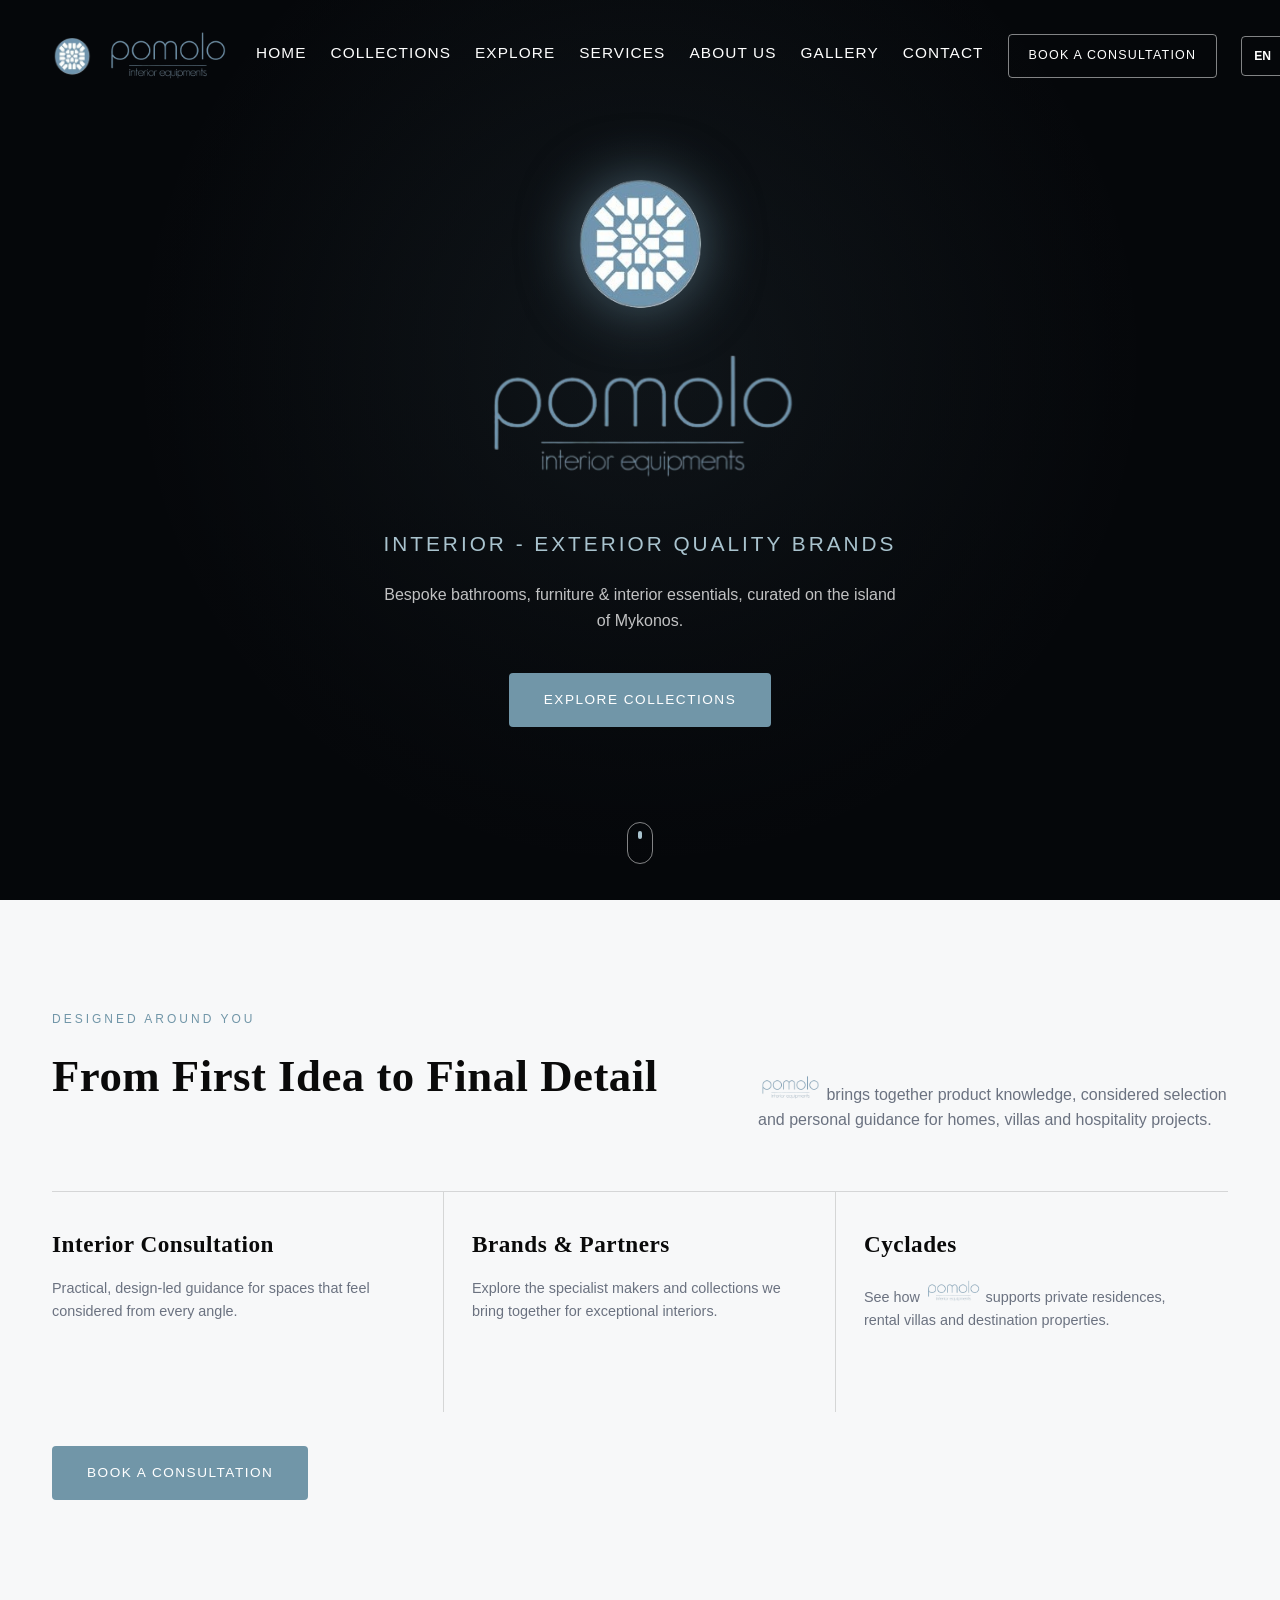
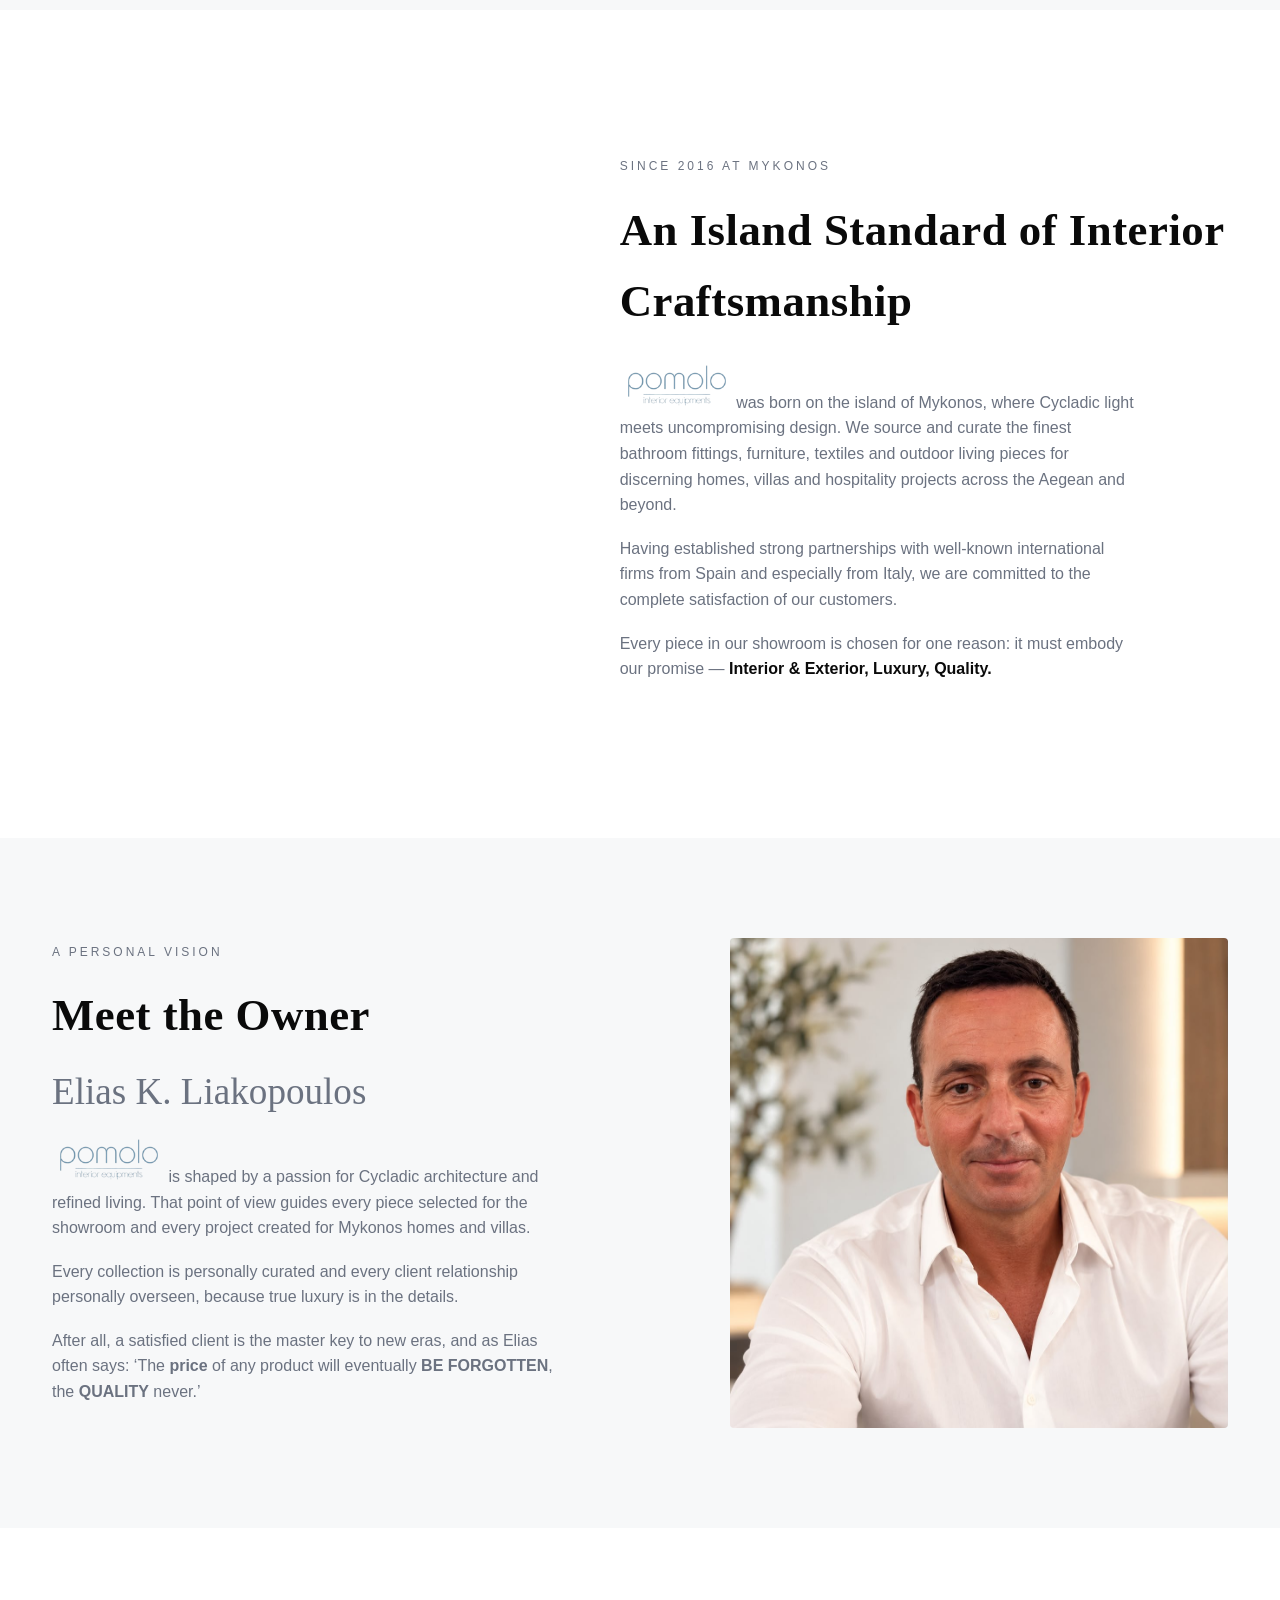
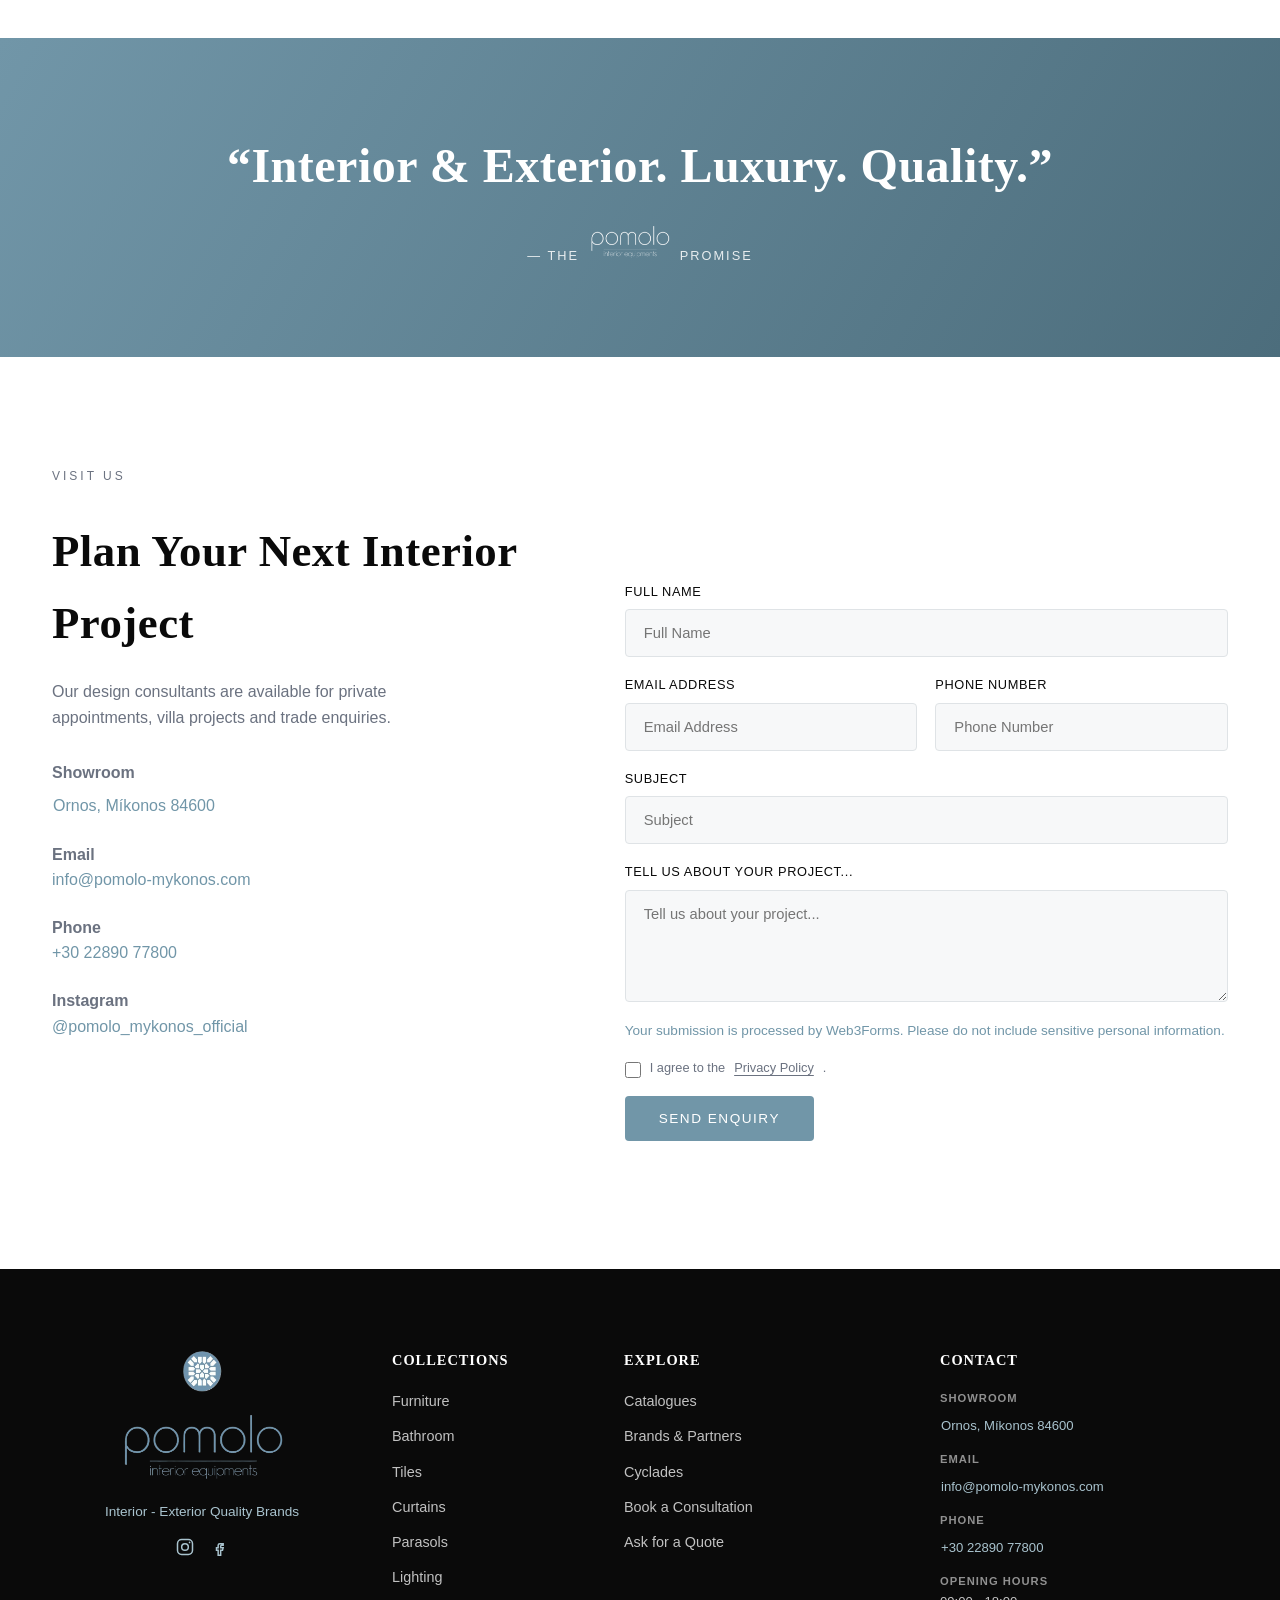
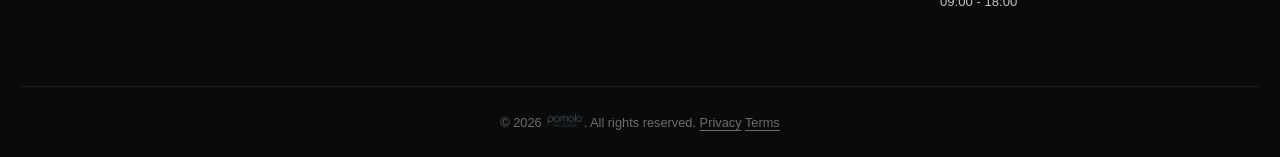
<file: index.html>
<!DOCTYPE html>
<html lang="en">
<head>
<meta charset="UTF-8">
<meta name="viewport" content="width=device-width, initial-scale=1.0">
<title>Pomolo Mykonos | Interior &amp; Exterior. Luxury. Quality.</title>
<meta name="description" content="Pomolo Mykonos — curated bathrooms, indoor & outdoor furniture, taps, tiles, fabrics, blinds, curtains and parasols for the finest homes.">
<meta name="robots" content="index, follow">
<meta name="theme-color" content="#0a0a0a">
<link rel="canonical" href="https://www.pomolo-mykonos.com/">

<!-- Open Graph / social sharing -->
<meta property="og:type" content="website">
<meta property="og:site_name" content="Pomolo Mykonos">
<meta property="og:title" content="Pomolo Mykonos | Interior &amp; Exterior. Luxury. Quality.">
<meta property="og:description" content="Curated bathrooms, indoor & outdoor furniture, taps, tiles, fabrics, blinds, curtains and parasols for the finest homes in Mykonos.">
<meta property="og:image" content="https://www.pomolo-mykonos.com/store_external_overview.jpg">
<meta property="og:image:alt" content="Pomolo Mykonos showroom exterior">
<meta property="og:image:type" content="image/jpeg">
<meta property="og:image:width" content="1262">
<meta property="og:image:height" content="964">
<meta property="og:url" content="https://www.pomolo-mykonos.com/">
<meta property="og:locale" content="en_GB">
<meta name="twitter:card" content="summary_large_image">
<meta name="twitter:title" content="Pomolo Mykonos | Interior &amp; Exterior. Luxury. Quality.">
<meta name="twitter:description" content="Curated bathrooms, indoor & outdoor furniture, taps, tiles, fabrics, blinds, curtains and parasols for the finest homes in Mykonos.">
<meta name="twitter:image" content="https://www.pomolo-mykonos.com/store_external_overview.jpg">
<meta name="twitter:image:alt" content="Pomolo Mykonos showroom exterior">

<!-- Security -->
<meta http-equiv="Content-Security-Policy" content="default-src 'self'; script-src 'self'; style-src 'self' 'unsafe-inline' https://fonts.googleapis.com; font-src https://fonts.gstatic.com; img-src 'self' data:; frame-src 'self' https://www.instagram.com; base-uri 'self'; form-action 'self' https://api.web3forms.com; object-src 'none'">
<meta name="referrer" content="strict-origin-when-cross-origin">

<link rel="preconnect" href="https://fonts.googleapis.com">
<link rel="preconnect" href="https://fonts.gstatic.com" crossorigin>
<link href="https://fonts.googleapis.com/css2?family=Cormorant+Garamond:wght@400;500;600;700&family=Poppins:wght@300;400;500;600&family=Righteous&display=swap" rel="stylesheet">
<link rel="stylesheet" href="styles.css?v=20261030b">
<link rel="icon" href="logo.png" type="image/png">
<link rel="apple-touch-icon" href="logo.png">
<link rel="manifest" href="site.webmanifest">

<script type="application/ld+json">
{
  "@context": "https://schema.org",
  "@type": "HomeGoodsStore",
  "name": "Pomolo Mykonos",
  "slogan": "Interior & Exterior. Luxury. Quality.",
  "image": "https://www.pomolo-mykonos.com/store_external_overview.jpg",
  "logo": "https://www.pomolo-mykonos.com/logo.png",
  "url": "https://www.pomolo-mykonos.com/",
  "email": "info@pomolo-mykonos.com",
  "telephone": "+30 22890 77800",
  "priceRange": "$$$",
  "openingHoursSpecification": { "@type": "OpeningHoursSpecification", "opens": "09:00", "closes": "18:00" },
  "geo": { "@type": "GeoCoordinates", "latitude": 37.4262301, "longitude": 25.3235811 },
  "address": {
    "@type": "PostalAddress",
    "streetAddress": "Ornos",
    "addressLocality": "Mykonos",
    "postalCode": "84600",
    "addressCountry": "GR"
  },
  "sameAs": ["https://www.instagram.com/pomolo_mykonos_official/"]
}
</script>
</head>
<body>
<a class="skip-link" href="#home">Skip to main content</a>

<!-- Preloader -->
<div id="preloader"><div class="loader-emblem"></div></div>

<!-- Header is rendered from script.js to keep navigation consistent across pages. -->
<header id="header" data-shared-header data-home="true"></header>

<!-- Hero -->
<section id="home" class="hero">
  <video class="hero-media" autoplay muted loop playsinline preload="auto" poster="store_external_overview_2.jpg" aria-hidden="true">
    <source src="Pomolo-Mykonos-57s-Hero-optimized.mp4" type="video/mp4">
  </video>
  <div class="hero-overlay"></div>
  <div class="container hero-content" data-aos>
    <img src="logo.png" alt="Pomolo emblem" class="hero-emblem">
    <img src="Pomolo_original-removebg.png" alt="Pomolo interior equipments" class="hero-logo">
    <p class="hero-tagline">Interior - Exterior Quality Brands</p>
    <p class="hero-sub">Bespoke bathrooms, furniture &amp; interior essentials, curated on the island of Mykonos.</p>
    <div class="hero-actions">
        <a href="catalogue.html" class="btn btn-primary">Explore Collections</a>
    </div>
  </div>
    <a href="#services" class="scroll-indicator" aria-label="Scroll down"><span></span></a>
</section>

<!-- Services -->
<section id="services" class="section services">
  <div class="container">
    <div class="services-heading">
      <div>
        <p class="eyebrow">Designed Around You</p>
        <h2>From First Idea to Final Detail</h2>
      </div>
      <p><img src="Pomolo_original-removebg.png" alt="Pomolo interior equipment" class="brand-inline"> brings together product knowledge, considered selection and personal guidance for homes, villas and hospitality projects.</p>
    </div>
    <div class="service-grid">
      <a href="consultation.html" class="service-item"><h3>Interior Consultation</h3><p>Practical, design-led guidance for spaces that feel considered from every angle.</p></a>
      <a href="brands.html" class="service-item"><h3>Brands &amp; Partners</h3><p>Explore the specialist makers and collections we bring together for exceptional interiors.</p></a>
      <a href="projects.html" class="service-item"><h3>Cyclades</h3><p>See how <img src="Pomolo_original-removebg.png" alt="Pomolo interior equipment" class="brand-inline"> supports private residences, rental villas and destination properties.</p></a>
    </div>
    <div class="services-actions">
      <a href="consultation.html" class="btn btn-primary">Book a Consultation</a>
    </div>
  </div>
</section>

<!-- About -->
<section id="about" class="section about">
  <div class="container about-grid">
    <div class="about-media">
      <video data-src="new_video_store.mp4" class="about-photo" preload="none" muted loop playsinline aria-label="Pomolo Mykonos showroom overview"></video>
      <video data-src="new_video_store_inside.mp4" class="about-photo" preload="none" muted loop playsinline aria-label="Inside the Pomolo Mykonos showroom"></video>
    </div>
    <div class="about-copy">
      <p class="eyebrow">Since 2016 at Mykonos</p>
      <h2>An Island Standard of Interior Craftsmanship</h2>
      <p><img src="Pomolo_original-removebg.png" alt="Pomolo interior equipment" class="brand-inline brand-inline-display"> was born on the island of Mykonos, where Cycladic light meets uncompromising design. We source and curate the finest bathroom fittings, furniture, textiles and outdoor living pieces for discerning homes, villas and hospitality projects across the Aegean and beyond.</p>
      <p>Having established strong partnerships with well-known international firms from Spain and especially from Italy, we are committed to the complete satisfaction of our customers.</p>
      <p>Every piece in our showroom is chosen for one reason: it must embody our promise — <strong>Interior &amp; Exterior, Luxury, Quality.</strong></p>
    </div>
  </div>

<!-- Owner -->
<div class="owner">
  <div class="container owner-grid">
    <div class="owner-copy">
      <p class="eyebrow">A Personal Vision</p>
      <h2>Meet the Owner</h2>
      <p class="owner-name">Elias K. Liakopoulos</p>
      <p><img src="Pomolo_original-removebg.png" alt="Pomolo interior equipment" class="brand-inline brand-inline-display"> is shaped by a passion for Cycladic architecture and refined living. That point of view guides every piece selected for the showroom and every project created for Mykonos homes and villas.</p>
      <p>Every collection is personally curated and every client relationship personally overseen, because true luxury is in the details.</p>
      <p>After all, a satisfied client is the master key to new eras, and as Elias often says: ‘The <strong style="font-weight: 800;">price</strong> of any product will eventually <strong style="font-weight: 800;">BE FORGOTTEN</strong>, the <strong style="font-weight: 800;">QUALITY</strong> never.’</p>
    </div>
    <div class="owner-media">
      <img src="owner.jpg?v=20260929c" alt="Pomolo Mykonos founder outside the showroom" class="owner-photo" loading="lazy" decoding="async">
    </div>
  </div>
</div>
</section>

<!-- Quote / tagline banner -->
<section class="section quote-banner">
  <div class="container">
    <blockquote>“Interior &amp; Exterior. Luxury. Quality.”</blockquote>
    <p>— The <img src="Pomolo_original-removebg.png" alt="Pomolo interior equipment" class="brand-inline brand-inline-display"> Promise</p>
  </div>
</section>

<!-- Contact -->
<section id="contact" class="section contact">
  <div class="container contact-grid">
    <div class="contact-info">
      <p class="eyebrow">Visit Us</p>
      <h2>Plan Your Next Interior Project</h2>
      <p>Our design consultants are available for private appointments, villa projects and trade enquiries.</p>
      <ul class="contact-list">
        <li><strong>Showroom</strong><br><a href="https://www.google.com/maps/place/Pomolo+Mykonos/@37.4262301,25.3210062,1004m/data=!3m2!1e3!4b1!4m6!3m5!1s0x14a2be5c880e42df:0x6e0a7d070bba3527!8m2!3d37.4262301!4d25.3235811!16s%2Fg%2F11g6rmvs_f?entry=ttu&amp;g_ep=EgoyMDI2MDgyNi4wIKXMDSoASAFQAw%3D%3D" target="_blank" rel="noopener noreferrer" class="address-link">Ornos, Míkonos 84600</a></li>
        <li><strong>Email</strong><br><a href="mailto:info@pomolo-mykonos.com">info@pomolo-mykonos.com</a></li>
        <li><strong>Phone</strong><br><a href="tel:+302289077800">+30 22890 77800</a></li>
        <li><strong>Instagram</strong><br><a href="https://www.instagram.com/pomolo_mykonos_official/" target="_blank" rel="noopener noreferrer">@pomolo_mykonos_official</a></li>
      </ul>
    </div>
    <form class="contact-form" action="https://api.web3forms.com/submit" method="POST">
      <input type="hidden" name="access_key" value="dacf6596-560c-473f-a9a3-4eb380da1886">
      <input type="hidden" name="from_name" value="Pomolo website enquiry">
      <input type="hidden" name="redirect" value="https://startup-ground-zero.github.io/pomolo/thank-you.html">
      <div class="form-field"><label class="form-label" for="contact-name">Full Name</label><input id="contact-name" type="text" name="name" placeholder="Full Name" autocomplete="name" maxlength="100" required></div>
      <div class="form-row">
        <div class="form-field"><label class="form-label" for="contact-email">Email Address</label><input id="contact-email" type="email" name="email" placeholder="Email Address" autocomplete="email" maxlength="150" pattern="[^\s@]+@[^\s@]+\.[^\s@]+" title="Enter an email address with a domain, such as name@example.com." required></div>
        <div class="form-field"><label class="form-label" for="contact-phone">Phone Number</label><input id="contact-phone" type="tel" name="phone" placeholder="Phone Number" autocomplete="tel" maxlength="30"></div>
      </div>
      <div class="form-field"><label class="form-label" for="contact-subject">Subject</label><input id="contact-subject" type="text" name="subject" placeholder="Subject" autocomplete="off" maxlength="150" required></div>
      <div class="form-field"><label class="form-label" for="contact-message">Tell us about your project...</label><textarea id="contact-message" name="message" rows="5" placeholder="Tell us about your project..." maxlength="2000" required></textarea></div>
      <!-- Honeypot: hidden from real users, bots tend to tick every box -->
      <input type="checkbox" name="botcheck" class="hp-field" tabindex="-1" autocomplete="off" aria-hidden="true">
      <p class="form-note">Your submission is processed by Web3Forms. Please do not include sensitive personal information.</p>
      <label class="consent-field"><input type="checkbox" name="privacy-consent" required> I agree to the <a href="privacy.html">Privacy Policy</a>.</label>
      <button type="submit" class="btn btn-primary">Send Enquiry</button>
      <p class="form-note" id="form-note" role="status" aria-live="polite"></p>
    </form>
  </div>
</section>

<!-- Footer -->
<footer class="footer shared-footer"></footer>

<button id="back-to-top" aria-label="Back to top">↑</button>

<script src="script.js?v=20261110d" defer></script>
</body>
</html>
</file>
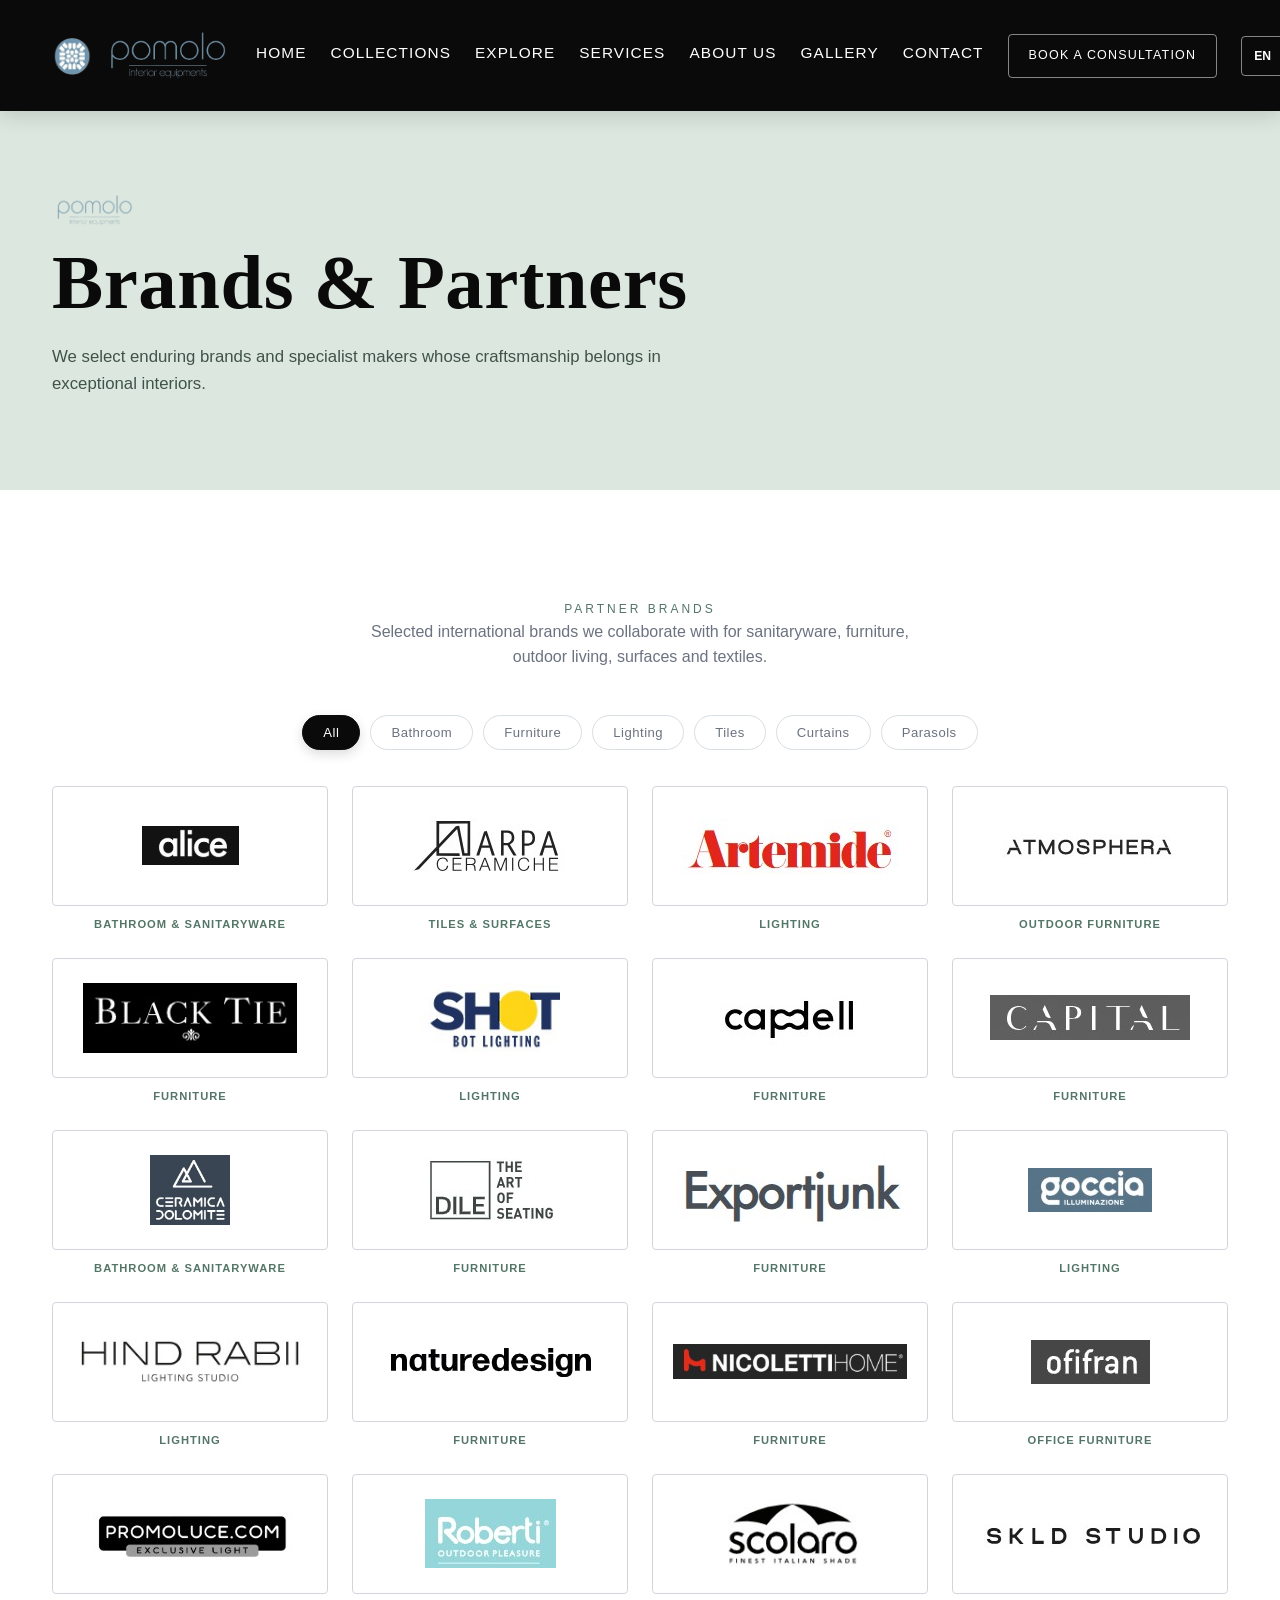
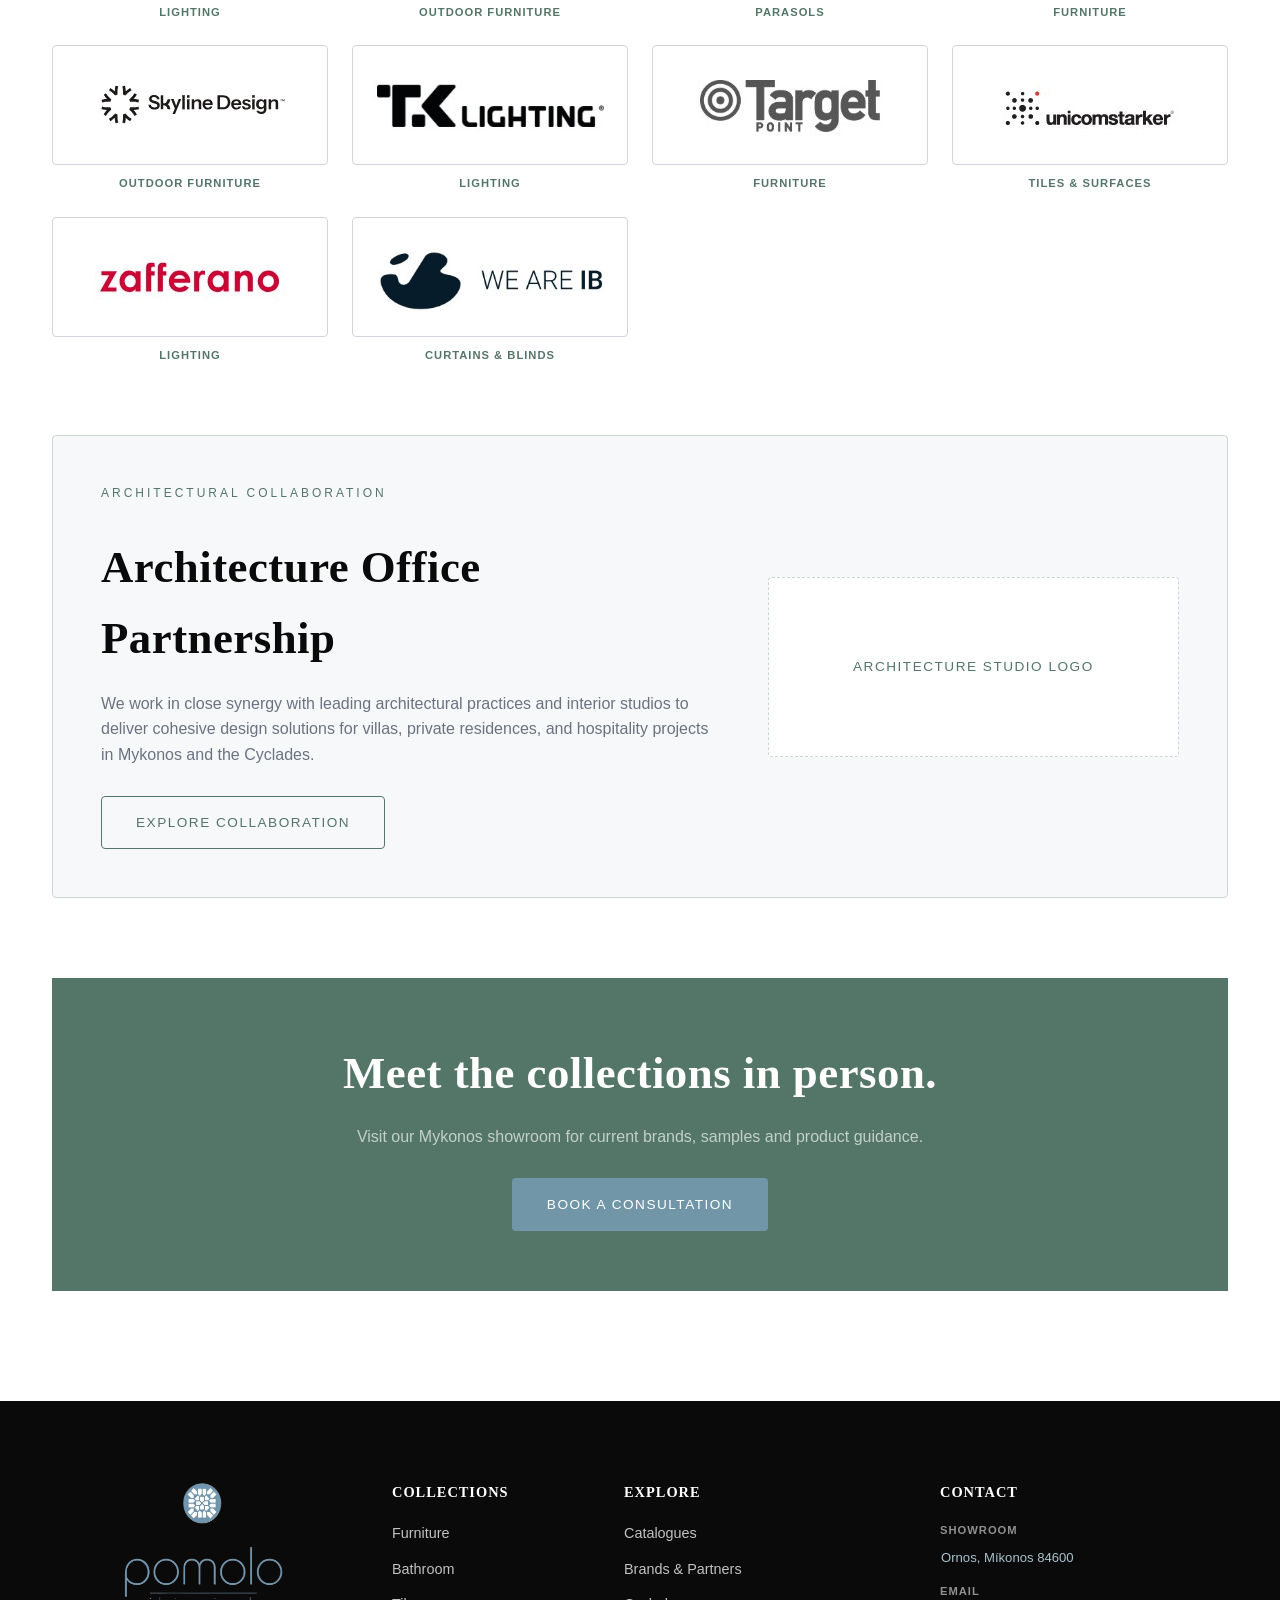
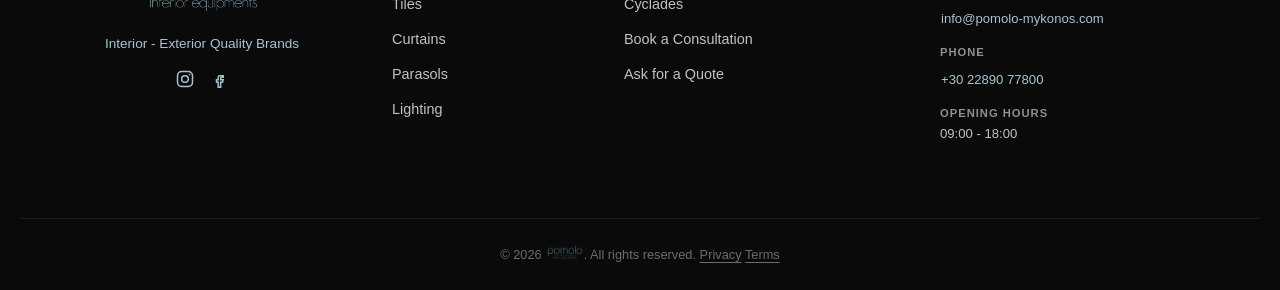
<file: brands.html>
<!DOCTYPE html>
<html lang="en">
<head>
<meta charset="UTF-8">
<meta name="viewport" content="width=device-width, initial-scale=1.0">
<title>Brands &amp; Partners | Pomolo Mykonos</title>
<meta name="description" content="Discover the design-led collections and partner brands curated by Pomolo Mykonos.">
<meta name="robots" content="index, follow"><link rel="canonical" href="https://www.pomolo-mykonos.com/brands.html">
<meta http-equiv="Content-Security-Policy" content="default-src 'self'; script-src 'self'; style-src 'self' 'unsafe-inline' https://fonts.googleapis.com; font-src 'self' https://fonts.gstatic.com; img-src 'self' data:; frame-src 'self' https://www.instagram.com; base-uri 'self'; form-action 'self'; object-src 'none'">
<meta property="og:type" content="website"><meta property="og:site_name" content="Pomolo Mykonos"><meta property="og:title" content="Brands &amp; Partners | Pomolo Mykonos"><meta property="og:description" content="Discover the design-led collections and partner brands curated by Pomolo Mykonos."><meta property="og:url" content="https://www.pomolo-mykonos.com/brands.html"><meta property="og:image" content="https://www.pomolo-mykonos.com/store_external_overview.jpg"><meta property="og:image:alt" content="Pomolo Mykonos showroom exterior"><meta name="twitter:image" content="https://www.pomolo-mykonos.com/store_external_overview.jpg"><meta name="twitter:image:alt" content="Pomolo Mykonos showroom exterior"><meta name="twitter:card" content="summary_large_image">
<meta name="theme-color" content="#0a0a0a">
<link rel="preconnect" href="https://fonts.googleapis.com"><link rel="preconnect" href="https://fonts.gstatic.com" crossorigin>
<link href="https://fonts.googleapis.com/css2?family=Cormorant+Garamond:wght@400;500;600;700&family=Poppins:wght@300;400;500;600&family=Righteous&display=swap" rel="stylesheet">
  <link rel="stylesheet" href="styles.css?v=20261030b"><link rel="icon" href="logo.png" type="image/png"><link rel="apple-touch-icon" href="logo.png"><link rel="manifest" href="site.webmanifest">
</head>
<body class="content-page brands-page">
<div id="preloader"><div class="loader-emblem"></div></div>
<header id="header" class="scrolled" data-shared-header></header>
<main>
  <section class="page-hero"><div class="container"><p class="eyebrow"><img src="Pomolo_original-removebg.png" alt="Pomolo interior equipment" class="brand-inline"></p><h1>Brands &amp; Partners</h1><p>We select enduring brands and specialist makers whose craftsmanship belongs in exceptional interiors.</p></div></section>
  <section class="section"><div class="container">
    <div class="brand-partner-block">
      <div class="section-intro text-center">
        <p class="eyebrow">Partner Brands</p>
        <p>Selected international brands we collaborate with for sanitaryware, furniture, outdoor living, surfaces and textiles.</p>
      </div>
      <div class="category-filter-tabs brand-filter-tabs" aria-label="Filter brands by category">
        <button type="button" class="category-tab-btn active" data-filter="all">All</button>
        <button type="button" class="category-tab-btn" data-filter="bathroom">Bathroom</button>
        <button type="button" class="category-tab-btn" data-filter="furniture">Furniture</button>
        <button type="button" class="category-tab-btn" data-filter="lighting">Lighting</button>
        <button type="button" class="category-tab-btn" data-filter="tiles">Tiles</button>
        <button type="button" class="category-tab-btn" data-filter="curtains">Curtains</button>
        <button type="button" class="category-tab-btn" data-filter="parasols">Parasols</button>
      </div>
      <div class="brand-logo-grid">
        <a class="brand-entry" data-category="bathroom" href="https://www.aliceceramica.com/en/furniture-2/" target="_blank" rel="noopener noreferrer"><div class="brand-logo-item"><img src="1.alice.jpg" alt="Alice Ceramica logo" loading="lazy"></div><p>Bathroom &amp; Sanitaryware</p></a>
        <a class="brand-entry" data-category="tiles" href="https://www.arpaceramiche.it/" target="_blank" rel="noopener noreferrer"><div class="brand-logo-item"><img src="2.Arpa.jpg" alt="Arpa Ceramiche logo" loading="lazy"></div><p>Tiles &amp; Surfaces</p></a>
        <a class="brand-entry" data-category="lighting" href="https://www.artemide.com/" target="_blank" rel="noopener noreferrer"><div class="brand-logo-item"><img src="3.artemide.jpg" alt="Artemide logo" loading="lazy"></div><p>Lighting</p></a>
        <a class="brand-entry" data-category="furniture" href="https://atmospheraitaly.com/" target="_blank" rel="noopener noreferrer"><div class="brand-logo-item"><img src="atmosphera_italy.jpg" alt="Atmosphera Italy logo" loading="lazy"></div><p>Outdoor Furniture</p></a>
        <a class="brand-entry" data-category="furniture" href="https://www.blacktiehomedecor.it/" target="_blank" rel="noopener noreferrer"><div class="brand-logo-item"><img src="black_tie.jpg" alt="Black Tie Furniture logo" loading="lazy"></div><p>Furniture</p></a>
        <a class="brand-entry" data-category="lighting" href="https://www.botlighting.it/" target="_blank" rel="noopener noreferrer"><div class="brand-logo-item"><img src="4.bot.jpg" alt="Bot Lighting logo" loading="lazy"></div><p>Lighting</p></a>
        <a class="brand-entry" data-category="furniture" href="https://capdell.com/" target="_blank" rel="noopener noreferrer"><div class="brand-logo-item"><img src="capdell.jpg" alt="CAPDELL Furniture logo" loading="lazy"></div><p>Furniture</p></a>
        <a class="brand-entry" data-category="furniture" href="https://www.capitalcollection.it/" target="_blank" rel="noopener noreferrer"><div class="brand-logo-item"><img src="capital_collection.jpg" alt="Capital Furniture logo" loading="lazy"></div><p>Furniture</p></a>
        <a class="brand-entry" data-category="bathroom" href="https://www.ceramicadolomite.it/" target="_blank" rel="noopener noreferrer"><div class="brand-logo-item"><img src="5.ceramica_dolomite.jpg" alt="Ceramica Dolomite logo" loading="lazy"></div><p>Bathroom &amp; Sanitaryware</p></a>
        <a class="brand-entry" data-category="furniture" href="https://dileoffice.com/en/the-art-of-seating/" target="_blank" rel="noopener noreferrer"><div class="brand-logo-item"><img src="DILE.jpg" alt="DILE Furniture logo" loading="lazy"></div><p>Furniture</p></a>
        <a class="brand-entry" data-category="furniture" href="https://exportjunk.com/" target="_blank" rel="noopener noreferrer"><div class="brand-logo-item"><img src="exportjunk.jpg" alt="Exportjunk Furniture logo" loading="lazy"></div><p>Furniture</p></a>
        <a class="brand-entry" data-category="lighting" href="https://www.goccia.it/en/home" target="_blank" rel="noopener noreferrer"><div class="brand-logo-item"><img src="6.goccia.jpg" alt="Goccia logo" loading="lazy"></div><p>Lighting</p></a>
        <a class="brand-entry" data-category="lighting" href="https://www.hindrabii.eu/en/" target="_blank" rel="noopener noreferrer"><div class="brand-logo-item"><img src="7.HINT.jpg" alt="Hind Rabii logo" loading="lazy"></div><p>Lighting</p></a>
        <a class="brand-entry" data-category="furniture" href="https://naturedesign.com/" target="_blank" rel="noopener noreferrer"><div class="brand-logo-item"><img src="nature_desing_new.png" alt="Nature Design logo" loading="lazy"></div><p>Furniture</p></a>
        <a class="brand-entry" data-category="furniture" href="https://www.nicolettihome.com/" target="_blank" rel="noopener noreferrer"><div class="brand-logo-item"><img src="nicoletti.jpg" alt="Nicoletti Home Furniture logo" loading="lazy"></div><p>Furniture</p></a>
        <a class="brand-entry" data-category="furniture" href="https://www.ofifran.com/" target="_blank" rel="noopener noreferrer"><div class="brand-logo-item"><img src="offifran.jpg" alt="Ofifran Office Furniture logo" loading="lazy"></div><p>Office Furniture</p></a>
        <a class="brand-entry" data-category="lighting" href="https://www.promoluce.com/" target="_blank" rel="noopener noreferrer"><div class="brand-logo-item"><img src="8.promoluce.jpg" alt="Promoluce logo" loading="lazy"></div><p>Lighting</p></a>
        <a class="brand-entry" data-category="furniture" href="https://www.robertioutdoor.com/" target="_blank" rel="noopener noreferrer"><div class="brand-logo-item"><img src="roberti.jpg" alt="Roberti Outdoor Pleasure logo" loading="lazy"></div><p>Outdoor Furniture</p></a>
        <a class="brand-entry" data-category="parasols" href="https://www.scolaro-parasol.it/gb/" target="_blank" rel="noopener noreferrer"><div class="brand-logo-item"><img src="scolaro.jpg" alt="Scolaro Parasols logo" loading="lazy"></div><p>Parasols</p></a>
        <a class="brand-entry" data-category="furniture" href="https://skldstudio.com/" target="_blank" rel="noopener noreferrer"><div class="brand-logo-item"><img src="skld.jpg" alt="SKLD Studio logo" loading="lazy"></div><p>Furniture</p></a>
        <a class="brand-entry" data-category="furniture" href="https://skylinedesign.com/" target="_blank" rel="noopener noreferrer"><div class="brand-logo-item"><img src="Skyline_Design_new.png" alt="Skyline Design logo" loading="lazy"></div><p>Outdoor Furniture</p></a>
        <a class="brand-entry" data-category="lighting" href="https://tk-lighting.com/" target="_blank" rel="noopener noreferrer"><div class="brand-logo-item"><img src="9.TKlighting.jpg" alt="T.K. Lighting logo" loading="lazy"></div><p>Lighting</p></a>
        <a class="brand-entry" data-category="furniture" href="https://targetpoint.it/" target="_blank" rel="noopener noreferrer"><div class="brand-logo-item"><img src="target_point.jpg" alt="Target Point Furniture logo" loading="lazy"></div><p>Furniture</p></a>
        <a class="brand-entry" data-category="tiles" href="https://www.unicomstarker.com/" target="_blank" rel="noopener noreferrer"><div class="brand-logo-item"><img src="10.Unicomstarker.jpg" alt="Unicomstarker logo" loading="lazy"></div><p>Tiles &amp; Surfaces</p></a>
        <a class="brand-entry" data-category="lighting" href="https://www.zafferanoitalia.com/" target="_blank" rel="noopener noreferrer"><div class="brand-logo-item"><img src="11.zaferano.jpg" alt="Zafferano logo" loading="lazy"></div><p>Lighting</p></a>
        <a class="brand-entry" data-category="curtains" href="https://www.weareib.it/" target="_blank" rel="noopener noreferrer"><div class="brand-logo-item"><img src="12.weareib.jpg" alt="We Are IB logo" loading="lazy"></div><p>Curtains &amp; Blinds</p></a>
      </div>
    </div>

    <div class="architect-partner-block">
      <div class="architect-partner-card">
        <div class="architect-partner-copy">
          <p class="eyebrow">Architectural Collaboration</p>
          <h2>Architecture Office Partnership</h2>
          <p>We work in close synergy with leading architectural practices and interior studios to deliver cohesive design solutions for villas, private residences, and hospitality projects in Mykonos and the Cyclades.</p>
          <a href="consultation.html" class="btn btn-outline">Explore Collaboration</a>
        </div>
        <div class="architect-partner-logo">
          <div class="architect-logo-placeholder"><span>Architecture Studio Logo</span></div>
        </div>
      </div>
    </div>

    <div class="page-cta"><h2>Meet the collections in person.</h2><p>Visit our Mykonos showroom for current brands, samples and product guidance.</p><a href="consultation.html" class="btn btn-primary">Book a Consultation</a></div>
  </div></section>
</main>
<footer class="footer shared-footer"></footer>
<button id="back-to-top" aria-label="Back to top">&#8593;</button><script src="script.js?v=20261110d" defer></script>
</body>
</html>
</file>
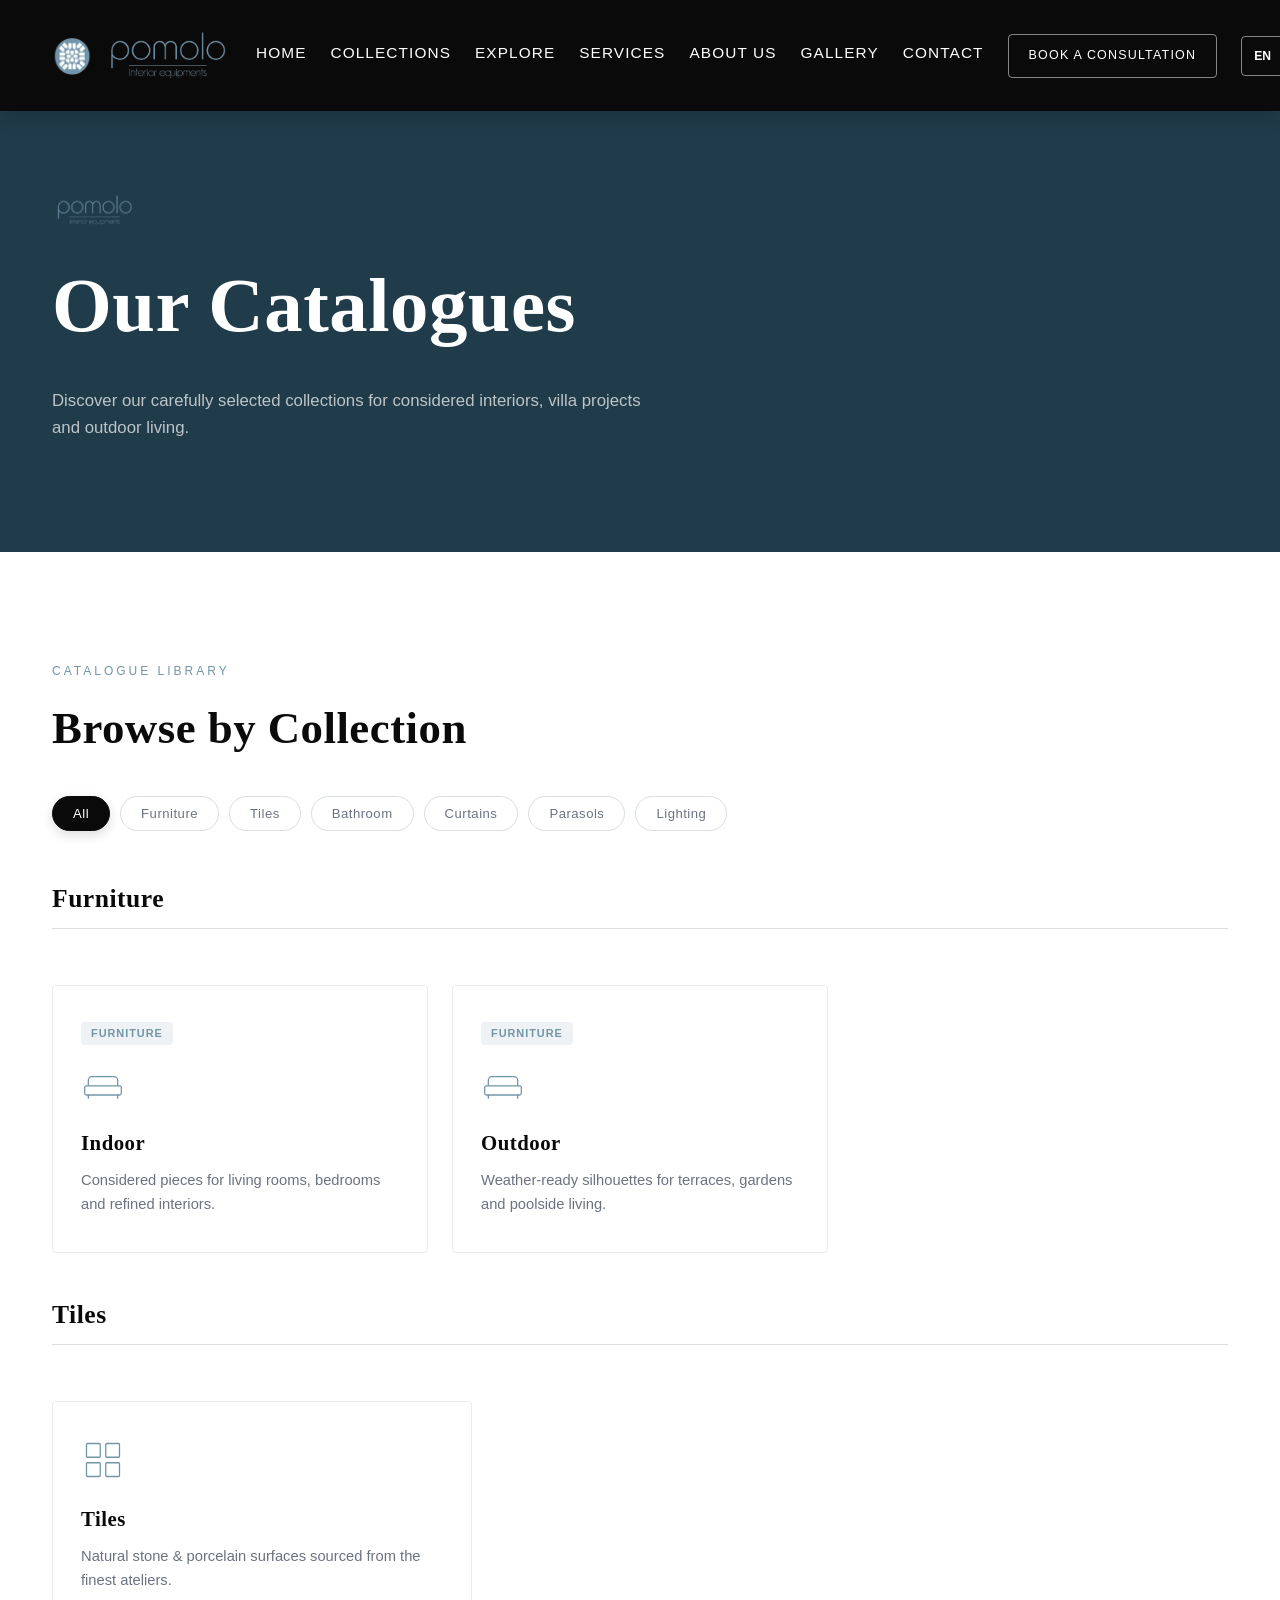
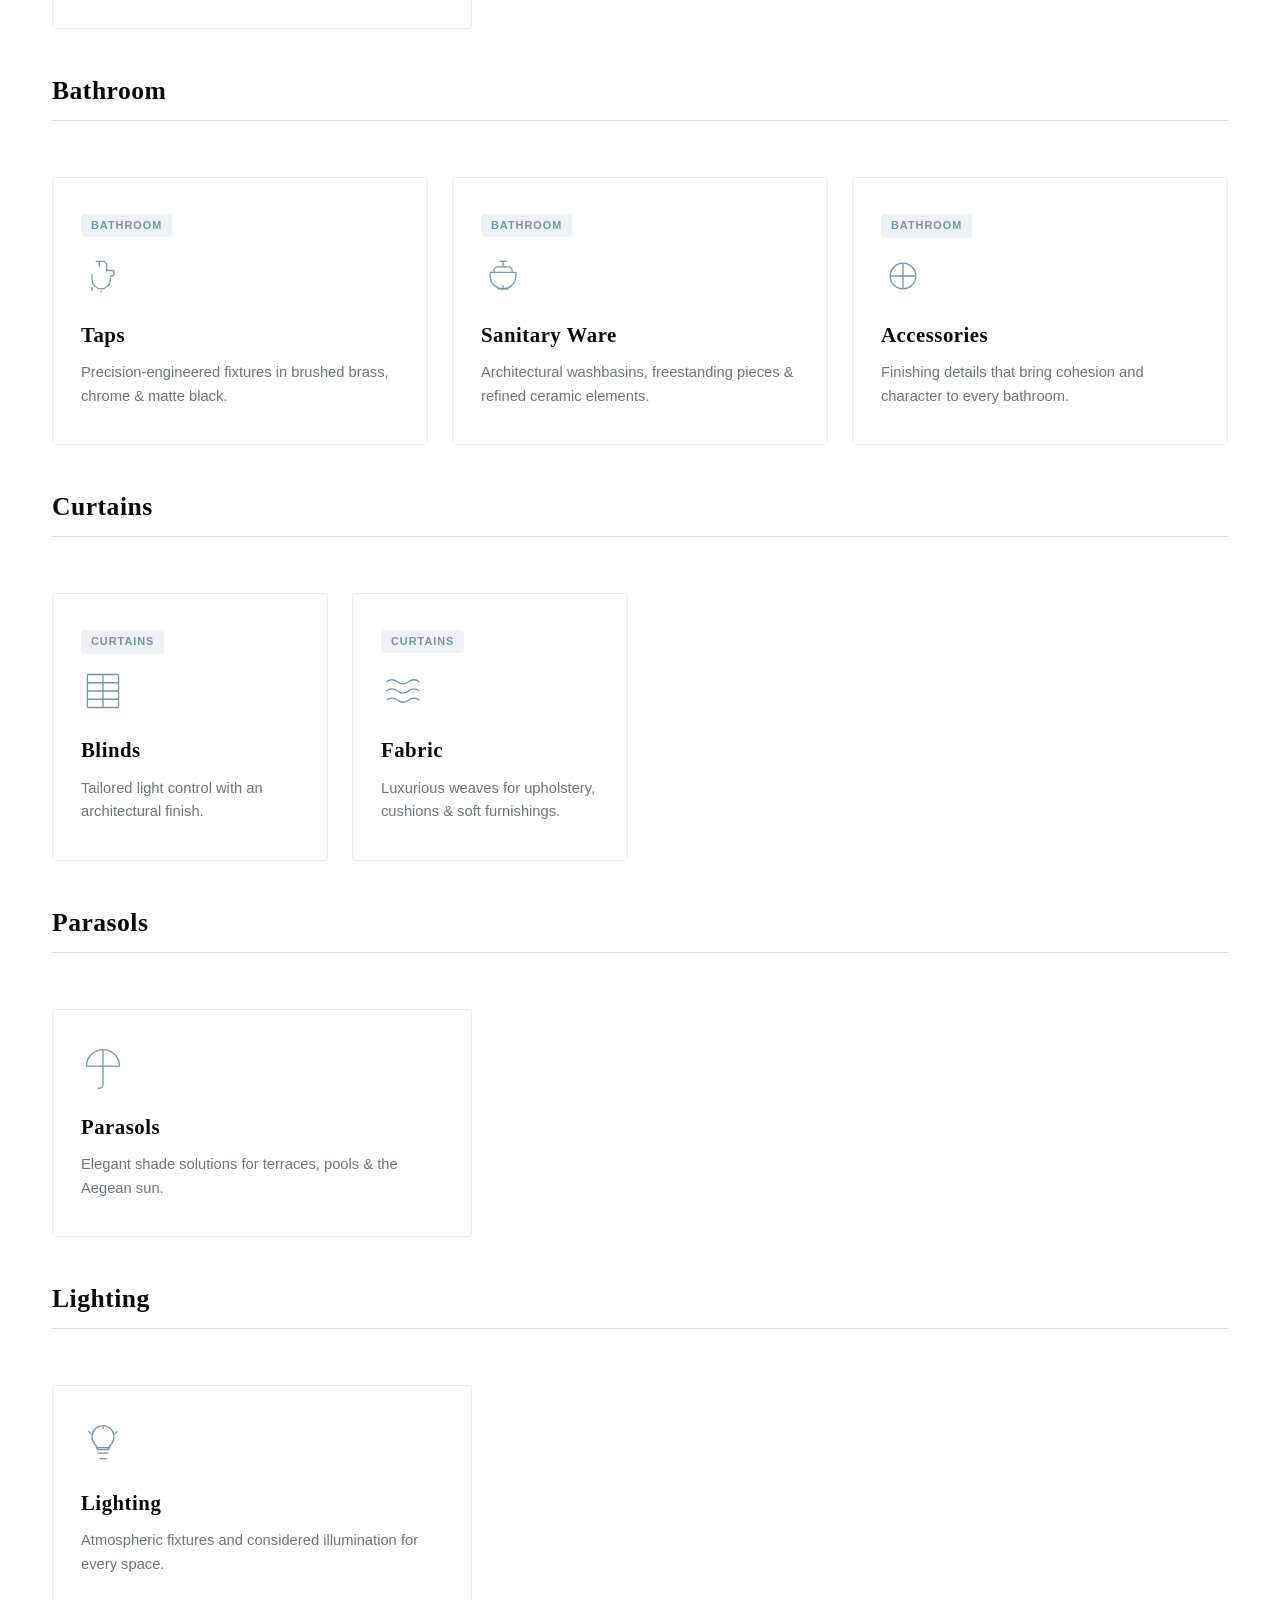
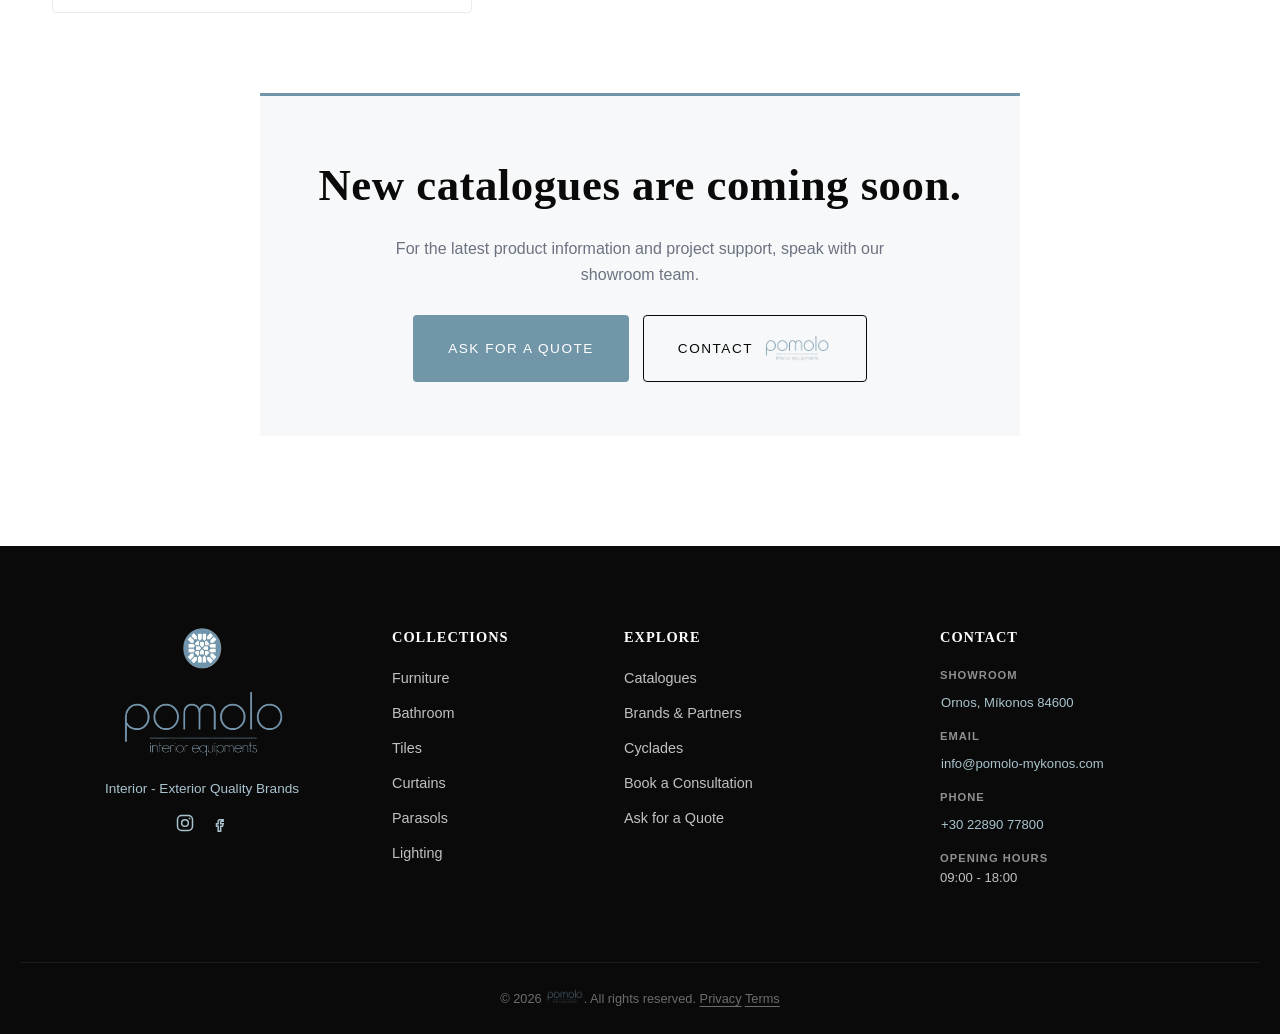
<file: catalogue.html>
<!DOCTYPE html>
<html lang="en">
<head>
<meta charset="UTF-8">
<meta name="viewport" content="width=device-width, initial-scale=1.0">
<title>Catalogues | Pomolo Mykonos</title>
<meta name="description" content="Explore the latest Pomolo Mykonos catalogues for bathrooms, furniture and outdoor living.">
<meta name="robots" content="index, follow">
<link rel="canonical" href="https://www.pomolo-mykonos.com/catalogue.html">
<meta http-equiv="Content-Security-Policy" content="default-src 'self'; script-src 'self'; style-src 'self' 'unsafe-inline' https://fonts.googleapis.com; font-src 'self' https://fonts.gstatic.com; img-src 'self' data:; connect-src 'self' https://www.googleapis.com; frame-src 'self' https://www.instagram.com; base-uri 'self'; form-action 'self'; object-src 'none'">
<meta property="og:type" content="website"><meta property="og:site_name" content="Pomolo Mykonos"><meta property="og:title" content="Catalogues | Pomolo Mykonos"><meta property="og:description" content="Explore the latest Pomolo Mykonos catalogues for bathrooms, furniture and outdoor living."><meta property="og:url" content="https://www.pomolo-mykonos.com/catalogue.html"><meta property="og:image" content="https://www.pomolo-mykonos.com/store_external_overview.jpg"><meta property="og:image:alt" content="Pomolo Mykonos showroom exterior"><meta name="twitter:image" content="https://www.pomolo-mykonos.com/store_external_overview.jpg"><meta name="twitter:image:alt" content="Pomolo Mykonos showroom exterior"><meta name="twitter:card" content="summary_large_image">
<meta name="theme-color" content="#0a0a0a">
<link rel="preconnect" href="https://fonts.googleapis.com">
<link rel="preconnect" href="https://fonts.gstatic.com" crossorigin>
<link href="https://fonts.googleapis.com/css2?family=Cormorant+Garamond:wght@400;500;600;700&family=Poppins:wght@300;400;500;600&family=Righteous&display=swap" rel="stylesheet">
<link rel="stylesheet" href="styles.css?v=20261030b">
<link rel="icon" href="logo.png" type="image/png">
<link rel="apple-touch-icon" href="logo.png">
<link rel="manifest" href="site.webmanifest">
</head>
<body class="catalogue-page">

<div id="preloader"><div class="loader-emblem"></div></div>

<header id="header" class="scrolled" data-shared-header></header>

<main>
  <section class="section catalogue-intro">
    <div class="container">
      <p class="eyebrow"><img src="Pomolo_original-removebg.png" alt="Pomolo interior equipment" class="brand-inline"></p>
      <h1>Our Catalogues</h1>
      <p class="catalogue-lead">Discover our carefully selected collections for considered interiors, villa projects and outdoor living.</p>
    </div>
  </section>

  <section class="section catalogue-library">
    <div class="container">
      <p class="eyebrow">Catalogue Library</p>
      <h2>Browse by Collection</h2>

      <div class="category-filter-tabs">
        <button type="button" class="category-tab-btn active" data-filter="all">All</button>
        <button type="button" class="category-tab-btn" data-filter="furniture">Furniture</button>
        <button type="button" class="category-tab-btn" data-filter="tiles">Tiles</button>
        <button type="button" class="category-tab-btn" data-filter="bathroom">Bathroom</button>
        <button type="button" class="category-tab-btn" data-filter="curtains">Curtains</button>
        <button type="button" class="category-tab-btn" data-filter="parasols">Parasols</button>
        <button type="button" class="category-tab-btn" data-filter="lighting">Lighting</button>
      </div>

      <div class="collection-rows">
        <!-- Row 1: Interior and Outdoor Furniture -->
        <div class="collection-row" data-row-group="furniture">
          <h3 class="collection-row-title">Furniture</h3>
          <div class="collection-grid row-grid-3">
            <article class="collection-card catalogue-card in-view" style="--i:2" data-category="indoor" data-category-group="furniture" data-catalogue-title="Indoor" data-catalogue-pdf="Demo PDF.pdf" tabindex="0" role="button" aria-haspopup="dialog"><span class="card-badge">Furniture</span><div class="card-icon"><svg viewBox="0 0 48 48" fill="none" stroke="currentColor" stroke-width="1.4"><path d="M8 26v-6a4 4 0 0 1 4-4h24a4 4 0 0 1 4 4v6"/><path d="M6 26h36a2 2 0 0 1 2 2v6a2 2 0 0 1-2 2H6a2 2 0 0 1-2-2v-6a2 2 0 0 1 2-2Z"/><path d="M8 36v4M40 36v4"/></svg></div><h3>Indoor</h3><p>Considered pieces for living rooms, bedrooms and refined interiors.</p></article>
            <article class="collection-card catalogue-card in-view" style="--i:3" data-category="outdoor" data-category-group="furniture" data-catalogue-title="Outdoor" data-catalogue-pdf="Demo PDF.pdf" tabindex="0" role="button" aria-haspopup="dialog"><span class="card-badge">Furniture</span><div class="card-icon"><svg viewBox="0 0 48 48" fill="none" stroke="currentColor" stroke-width="1.4"><path d="M8 26v-6a4 4 0 0 1 4-4h24a4 4 0 0 1 4 4v6"/><path d="M6 26h36a2 2 0 0 1 2 2v6a2 2 0 0 1-2 2H6a2 2 0 0 1-2-2v-6a2 2 0 0 1 2-2Z"/><path d="M8 36v4M40 36v4"/></svg></div><h3>Outdoor</h3><p>Weather-ready silhouettes for terraces, gardens and poolside living.</p></article>
          </div>
        </div>

        <!-- Row 2: Tiles -->
        <div class="collection-row" data-row-group="tiles">
          <h3 class="collection-row-title">Tiles</h3>
          <div class="collection-grid row-grid-1">
            <article class="collection-card catalogue-card in-view" style="--i:2" data-category="tiles" data-category-group="tiles" data-catalogue-title="Tiles" data-catalogue-pdf="Demo PDF.pdf" tabindex="0" role="button" aria-haspopup="dialog">
              <div class="card-icon"><svg viewBox="0 0 48 48" fill="none" stroke="currentColor" stroke-width="1.4"><rect x="6" y="6" width="15" height="15" rx="1"/><rect x="27" y="6" width="15" height="15" rx="1"/><rect x="6" y="27" width="15" height="15" rx="1"/><rect x="27" y="27" width="15" height="15" rx="1"/></svg></div>
              <h3>Tiles</h3>
              <p>Natural stone &amp; porcelain surfaces sourced from the finest ateliers.</p>
            </article>
          </div>
        </div>

        <!-- Row 3: Bathroom (Bathroom, Taps, Sanitary Ware) -->
        <div class="collection-row" data-row-group="bathroom">
          <h3 class="collection-row-title">Bathroom</h3>
          <div class="collection-grid row-grid-3">
            <article class="collection-card catalogue-card in-view" style="--i:4" data-category="taps" data-category-group="bathroom" data-catalogue-title="Taps" data-catalogue-pdf="Demo PDF.pdf" tabindex="0" role="button" aria-haspopup="dialog">
              <span class="card-badge">Bathroom</span>
              <div class="card-icon"><svg viewBox="0 0 48 48" fill="none" stroke="currentColor" stroke-width="1.4"><path d="M16 8h8a4 4 0 0 1 4 4v6h6a2 2 0 0 1 2 2v2a2 2 0 0 1-2 2h-2"/><path d="M12 22v6a10 10 0 0 0 20 0v-2"/><path d="M22 40v2M12 40v-4M20 8v6"/></svg></div>
              <h3>Taps</h3>
              <p>Precision-engineered fixtures in brushed brass, chrome &amp; matte black.</p>
            </article>
            <article class="collection-card catalogue-card in-view" style="--i:5" data-category="sanitary-ware" data-category-group="bathroom" data-catalogue-title="Sanitary Ware" data-catalogue-pdf="Demo PDF.pdf" tabindex="0" role="button" aria-haspopup="dialog">
              <span class="card-badge">Bathroom</span>
              <div class="card-icon"><svg viewBox="0 0 48 48" fill="none" stroke="currentColor" stroke-width="1.4"><path d="M10 20h28v4a14 14 0 0 1-28 0v-4Z"/><path d="M24 8v6"/><path d="M20 8h8"/><path d="M18 38h12"/><path d="M24 34v4"/><path d="M14 20v-2a4 4 0 0 1 4-4h12a4 4 0 0 1 4 4v2"/></svg></div>
              <h3>Sanitary Ware</h3>
              <p>Architectural washbasins, freestanding pieces &amp; refined ceramic elements.</p>
            </article>
            <article class="collection-card catalogue-card in-view" style="--i:8" data-category="accessories" data-category-group="bathroom" data-catalogue-title="Accessories" data-catalogue-pdf="Demo PDF.pdf" tabindex="0" role="button" aria-haspopup="dialog"><span class="card-badge">Bathroom</span><div class="card-icon"><svg viewBox="0 0 48 48" fill="none" stroke="currentColor" stroke-width="1.4"><circle cx="24" cy="24" r="14"/><path d="M24 10v28M10 24h28"/></svg></div><h3>Accessories</h3><p>Finishing details that bring cohesion and character to every bathroom.</p></article>
          </div>
        </div>

        <!-- Row 4: Curtains (Curtains, Blinds, Fabric, Parasols) -->
        <div class="collection-row" data-row-group="curtains">
          <h3 class="collection-row-title">Curtains</h3>
          <div class="collection-grid row-grid-4">
            <article class="collection-card catalogue-card in-view" style="--i:7" data-category="blinds" data-category-group="curtains" data-catalogue-title="Blinds" data-catalogue-pdf="Demo PDF.pdf" tabindex="0" role="button" aria-haspopup="dialog">
              <span class="card-badge">Curtains</span>
              <div class="card-icon"><svg viewBox="0 0 48 48" fill="none" stroke="currentColor" stroke-width="1.4"><rect x="7" y="6" width="34" height="36" rx="1"/><path d="M7 15h34M7 24h34M7 33h34"/><path d="M24 6v36"/></svg></div>
              <h3>Blinds</h3>
              <p>Tailored light control with an architectural finish.</p>
            </article>
            <article class="collection-card catalogue-card in-view" style="--i:8" data-category="fabric" data-category-group="curtains" data-catalogue-title="Fabric" data-catalogue-pdf="Demo PDF.pdf" tabindex="0" role="button" aria-haspopup="dialog">
              <span class="card-badge">Curtains</span>
              <div class="card-icon"><svg viewBox="0 0 48 48" fill="none" stroke="currentColor" stroke-width="1.4"><path d="M6 14c4-3 8-3 12 0s8 3 12 0 8-3 12 0"/><path d="M6 24c4-3 8-3 12 0s8 3 12 0 8-3 12 0"/><path d="M6 34c4-3 8-3 12 0s8 3 12 0 8-3 12 0"/></svg></div>
              <h3>Fabric</h3>
              <p>Luxurious weaves for upholstery, cushions &amp; soft furnishings.</p>
            </article>
          </div>
        </div>
        <div class="collection-row" data-row-group="parasols"><h3 class="collection-row-title">Parasols</h3><div class="collection-grid row-grid-1">
            <article class="collection-card catalogue-card in-view" style="--i:12" data-category="parasols" data-category-group="parasols" data-catalogue-title="Parasols" data-catalogue-pdf="Demo PDF.pdf" tabindex="0" role="button" aria-haspopup="dialog">
              <div class="card-icon"><svg viewBox="0 0 48 48" fill="none" stroke="currentColor" stroke-width="1.4"><path d="M6 22a18 18 0 0 1 36 0Z"/><path d="M24 22V4M24 22v20a4 4 0 0 1-6 3.5"/></svg></div>
              <h3>Parasols</h3>
              <p>Elegant shade solutions for terraces, pools &amp; the Aegean sun.</p>
            </article>
          </div>
        </div>
        <div class="collection-row" data-row-group="lighting"><h3 class="collection-row-title">Lighting</h3><div class="collection-grid row-grid-1">
            <article class="collection-card catalogue-card in-view" style="--i:13" data-category="lighting" data-category-group="lighting" data-catalogue-title="Lighting" data-catalogue-pdf="Demo PDF.pdf" tabindex="0" role="button" aria-haspopup="dialog"><div class="card-icon"><svg viewBox="0 0 48 48" fill="none" stroke="currentColor" stroke-width="1.4"><path d="M16 28h16M18 34h12M20 40h8"/><path d="M15 24a12 12 0 1 1 18 0c-2 2-3 3-3 6H18c0-3-1-4-3-6Z"/><path d="M24 4v4M8 10l3 3M40 10l-3 3"/></svg></div><h3>Lighting</h3><p>Atmospheric fixtures and considered illumination for every space.</p></article>
          </div></div>
      </div>
      <div class="catalogue-notice">
        <h2>New catalogues are coming soon.</h2>
        <p>For the latest product information and project support, speak with our showroom team.</p>
        <div class="catalogue-actions">
          <a id="quote-generic-link" href="quote.html?category=general" class="btn btn-primary">Ask for a Quote</a>
          <a href="index.html#contact" class="btn btn-outline">Contact <img src="Pomolo_original-removebg.png" alt="Pomolo interior equipment" class="brand-inline"></a>
        </div>
      </div>
    </div>
  </section>
</main>

<div id="catalogue-viewer" class="catalogue-viewer" role="dialog" aria-modal="true" aria-labelledby="catalogue-viewer-title" hidden>
  <div class="catalogue-viewer-panel">
    <div class="catalogue-viewer-header">
      <div><p class="eyebrow"><img src="Pomolo_original-removebg.png" alt="Pomolo interior equipment" class="brand-inline"></p><h2 id="catalogue-viewer-title">Catalogue</h2></div>
      <button id="catalogue-viewer-close" class="catalogue-viewer-close" type="button" aria-label="Close catalogue viewer">Close</button>
    </div>
    <div class="catalogue-preview" aria-label="Available catalogues">
      <div class="catalogue-preview-sheet">
        <img src="Pomolo_original-removebg.png" alt="Pomolo interior equipments" class="catalogue-preview-brand">
        <h3 id="catalogue-preview-title">Catalogue</h3>
        <p>Choose from the available catalogues below.</p>
        <span class="catalogue-preview-rule"></span>
        <small>Interior &amp; Exterior. Luxury. Quality.</small>
      </div>
      <div id="catalogue-list" class="catalogue-list" aria-label="Catalogue list"></div>
    </div>
    <div class="catalogue-viewer-actions"><p id="catalogue-size-note" class="catalogue-size-note" hidden>Large files. Download time depends on your connection.</p><a id="quote-viewer-link" href="quote.html" class="btn btn-primary">Ask for a Quote</a></div>
  </div>
</div>

<footer class="footer shared-footer"></footer>

<button id="back-to-top" aria-label="Back to top">&#8593;</button>
<script src="script.js?v=20261110d" defer></script>
</body>
</html>
</file>
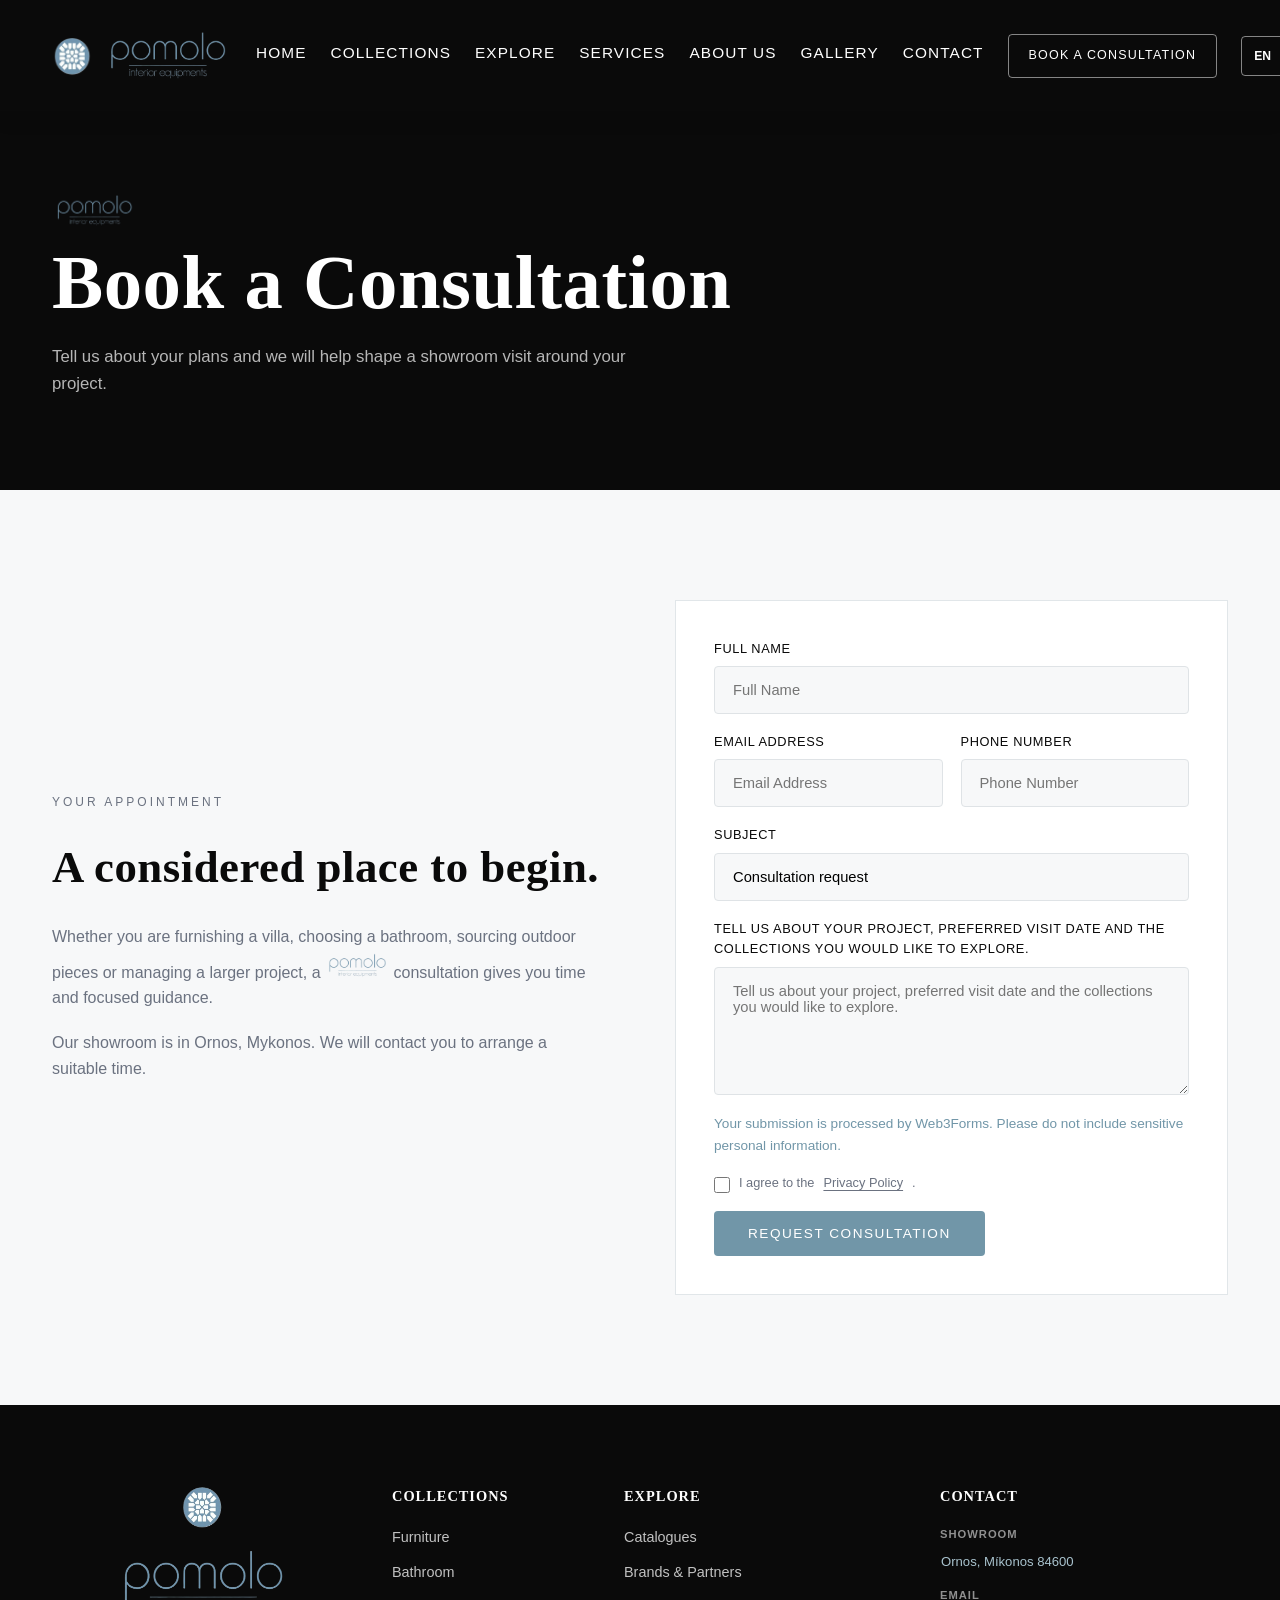
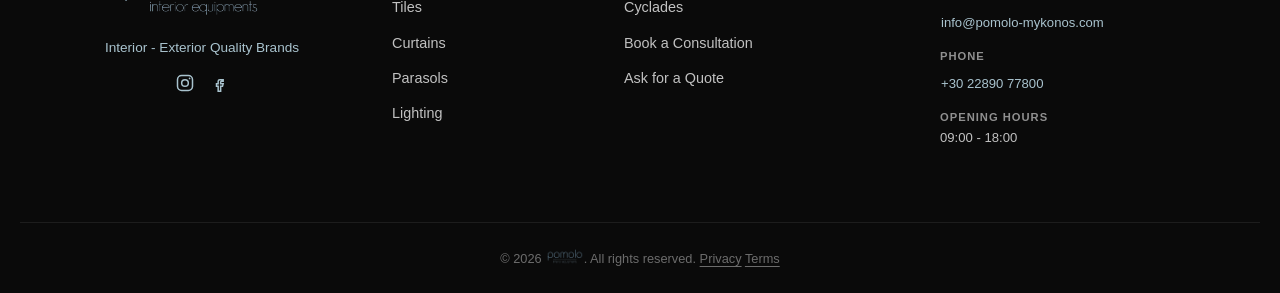
<file: consultation.html>
<!DOCTYPE html>
<html lang="en">
<head>
<meta charset="UTF-8"><meta name="viewport" content="width=device-width, initial-scale=1.0">
<title>Book a Consultation | Pomolo Mykonos</title><meta name="description" content="Book a design and product consultation with Pomolo Mykonos."><meta name="theme-color" content="#0a0a0a">
<meta name="robots" content="index, follow"><link rel="canonical" href="https://www.pomolo-mykonos.com/consultation.html"><meta property="og:type" content="website"><meta property="og:site_name" content="Pomolo Mykonos"><meta property="og:title" content="Book a Consultation | Pomolo Mykonos"><meta property="og:description" content="Book a design and product consultation with Pomolo Mykonos."><meta property="og:url" content="https://www.pomolo-mykonos.com/consultation.html"><meta property="og:image" content="https://www.pomolo-mykonos.com/store_external_overview.jpg"><meta property="og:image:alt" content="Pomolo Mykonos showroom exterior"><meta name="twitter:image" content="https://www.pomolo-mykonos.com/store_external_overview.jpg"><meta name="twitter:image:alt" content="Pomolo Mykonos showroom exterior"><meta name="twitter:card" content="summary_large_image">
<meta http-equiv="Content-Security-Policy" content="default-src 'self'; script-src 'self'; style-src 'self' 'unsafe-inline' https://fonts.googleapis.com; font-src 'self' https://fonts.gstatic.com; img-src 'self' data:; frame-src 'self' https://www.instagram.com; base-uri 'self'; form-action 'self' https://api.web3forms.com; object-src 'none'">
<link rel="preconnect" href="https://fonts.googleapis.com"><link rel="preconnect" href="https://fonts.gstatic.com" crossorigin>
<link href="https://fonts.googleapis.com/css2?family=Cormorant+Garamond:wght@400;500;600;700&family=Poppins:wght@300;400;500;600&family=Righteous&display=swap" rel="stylesheet"><link rel="stylesheet" href="styles.css?v=20261030b"><link rel="icon" href="logo.png" type="image/png"><link rel="apple-touch-icon" href="logo.png"><link rel="manifest" href="site.webmanifest">
</head>
<body class="content-page">
<div id="preloader"><div class="loader-emblem"></div></div>
<header id="header" class="scrolled" data-shared-header></header>
<main>
  <section class="page-hero"><div class="container"><p class="eyebrow"><img src="Pomolo_original-removebg.png" alt="Pomolo interior equipment" class="brand-inline"></p><h1>Book a Consultation</h1><p>Tell us about your plans and we will help shape a showroom visit around your project.</p></div></section>
  <section class="section consultation-section"><div class="container consultation-layout"><div><p class="eyebrow">Your Appointment</p><h2>A considered place to begin.</h2><p>Whether you are furnishing a villa, choosing a bathroom, sourcing outdoor pieces or managing a larger project, a <img src="Pomolo_original-removebg.png" alt="Pomolo interior equipment" class="brand-inline"> consultation gives you time and focused guidance.</p><p>Our showroom is in Ornos, Mykonos. We will contact you to arrange a suitable time.</p></div>
    <form class="contact-form" action="https://api.web3forms.com/submit" method="POST"><input type="hidden" name="access_key" value="dacf6596-560c-473f-a9a3-4eb380da1886"><input type="hidden" name="from_name" value="Pomolo consultation request"><input type="hidden" name="redirect" value="https://startup-ground-zero.github.io/pomolo/thank-you.html"><div class="form-field"><label class="form-label" for="consultation-name">Full Name</label><input id="consultation-name" type="text" name="name" placeholder="Full Name" autocomplete="name" maxlength="100" required></div><div class="form-row"><div class="form-field"><label class="form-label" for="consultation-email">Email Address</label><input id="consultation-email" type="email" name="email" placeholder="Email Address" autocomplete="email" maxlength="150" pattern="[^\s@]+@[^\s@]+\.[^\s@]+" title="Enter an email address with a domain, such as name@example.com." required></div><div class="form-field"><label class="form-label" for="consultation-phone">Phone Number</label><input id="consultation-phone" type="tel" name="phone" placeholder="Phone Number" autocomplete="tel" maxlength="30"></div></div><div class="form-field"><label class="form-label" for="consultation-subject">Subject</label><input id="consultation-subject" type="text" name="subject" value="Consultation request" maxlength="150" required></div><div class="form-field"><label class="form-label" for="consultation-message">Tell us about your project, preferred visit date and the collections you would like to explore.</label><textarea id="consultation-message" name="message" rows="6" placeholder="Tell us about your project, preferred visit date and the collections you would like to explore." maxlength="2000" required></textarea></div><input type="checkbox" name="botcheck" class="hp-field" tabindex="-1" autocomplete="off" aria-hidden="true"><p class="form-note">Your submission is processed by Web3Forms. Please do not include sensitive personal information.</p><label class="consent-field"><input type="checkbox" name="privacy-consent" required> I agree to the <a href="privacy.html">Privacy Policy</a>.</label><button type="submit" class="btn btn-primary">Request Consultation</button></form>
  </div></section>
</main>
<footer class="footer shared-footer"></footer>
<button id="back-to-top" aria-label="Back to top">&#8593;</button><script src="script.js?v=20261110d" defer></script>
</body>
</html>
</file>
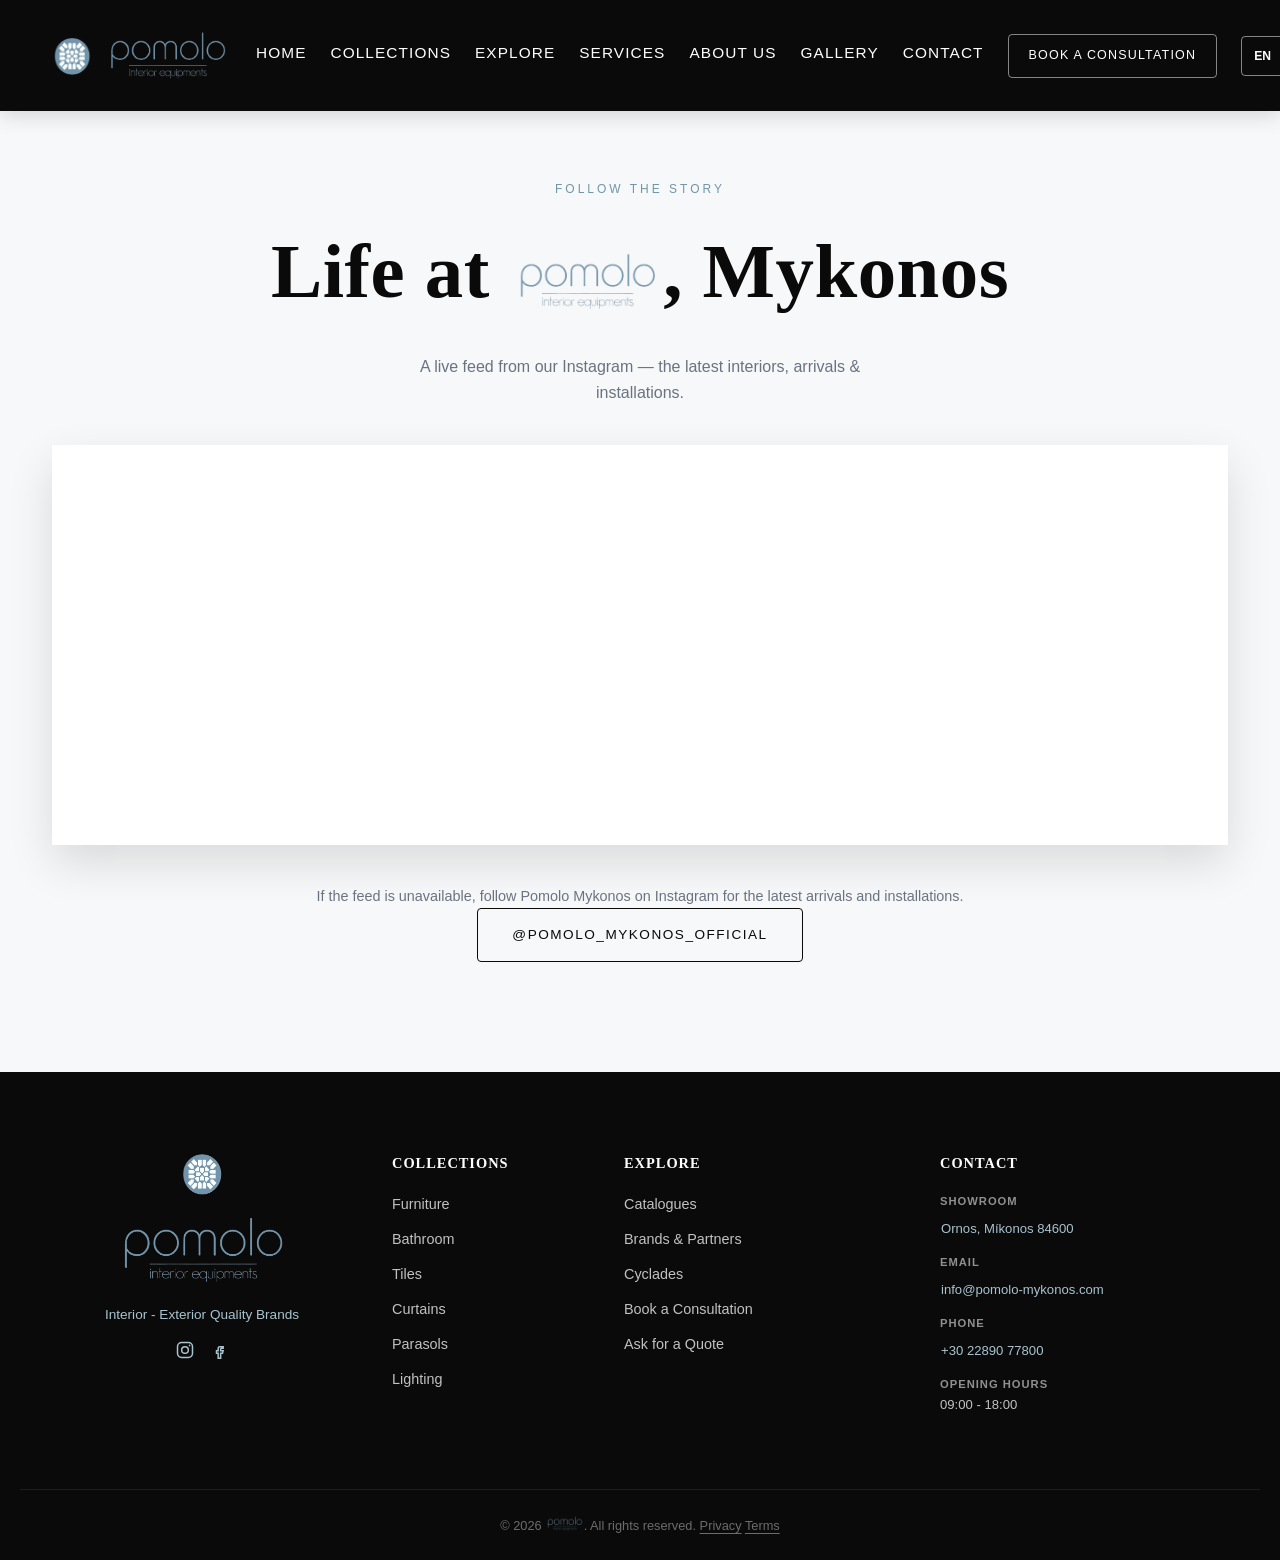
<file: gallery.html>
<!DOCTYPE html>
<html lang="en">
<head>
<meta charset="UTF-8"><meta name="viewport" content="width=device-width, initial-scale=1.0">
<title>Gallery | Pomolo Mykonos</title><meta name="description" content="Follow the latest interiors, collections and installations from Pomolo Mykonos."><meta name="theme-color" content="#0a0a0a">
<meta name="robots" content="index, follow"><link rel="canonical" href="https://www.pomolo-mykonos.com/gallery.html"><meta property="og:type" content="website"><meta property="og:site_name" content="Pomolo Mykonos"><meta property="og:title" content="Gallery | Pomolo Mykonos"><meta property="og:description" content="Follow the latest interiors, collections and installations from Pomolo Mykonos."><meta property="og:url" content="https://www.pomolo-mykonos.com/gallery.html"><meta property="og:image" content="https://www.pomolo-mykonos.com/store_external_overview.jpg"><meta property="og:image:alt" content="Pomolo Mykonos showroom exterior"><meta name="twitter:image" content="https://www.pomolo-mykonos.com/store_external_overview.jpg"><meta name="twitter:image:alt" content="Pomolo Mykonos showroom exterior"><meta name="twitter:card" content="summary_large_image">
<meta http-equiv="Content-Security-Policy" content="default-src 'self'; script-src 'self' 'unsafe-inline' https://static.elfsight.com https://*.elfsight.com https://elfsightcdn.com https://*.elfsightcdn.com; style-src 'self' 'unsafe-inline' https://fonts.googleapis.com https://static.elfsight.com https://*.elfsight.com https://elfsightcdn.com https://*.elfsightcdn.com; font-src 'self' https://fonts.gstatic.com; img-src 'self' data: https: blob:; frame-src 'self' https://www.instagram.com https://static.elfsight.com https://*.elfsight.com https://elfsightcdn.com https://*.elfsightcdn.com; connect-src 'self' https://static.elfsight.com https://*.elfsight.com https://elfsightcdn.com https://*.elfsightcdn.com https://graph.instagram.com https://*.cdninstagram.com; base-uri 'self'; form-action 'self'; object-src 'none'">
<link rel="preconnect" href="https://fonts.googleapis.com"><link rel="preconnect" href="https://fonts.gstatic.com" crossorigin>
<link href="https://fonts.googleapis.com/css2?family=Cormorant+Garamond:wght@400;500;600;700&family=Poppins:wght@300;400;500;600&family=Righteous&display=swap" rel="stylesheet"><link rel="stylesheet" href="styles.css?v=20261030b"><link rel="icon" href="logo.png" type="image/png"><link rel="apple-touch-icon" href="logo.png"><link rel="manifest" href="site.webmanifest">
</head>
<body class="content-page gallery-page">
<div id="preloader"><div class="loader-emblem"></div></div>
<header id="header" class="scrolled" data-shared-header></header>
<main>
  <section class="section gallery gallery-page-content">
    <div class="container">
      <p class="eyebrow">Follow the Story</p>
      <h1>Life at <img src="Pomolo_original-removebg.png" alt="Pomolo interior equipment" class="brand-inline">, Mykonos</h1>
      <p class="gallery-sub">A live feed from our Instagram &#8212; the latest interiors, arrivals &amp; installations.</p>
      <div id="instagram-embed" class="instagram-embed">
        <!-- Elfsight Instagram Feed | Untitled Instagram Feed -->
        <script src="https://elfsightcdn.com/platform.js" async></script>
        <div class="elfsight-app-97f17761-4ea3-44a5-ba8c-8162dae621a7" data-elfsight-app-lazy></div>
      </div>
      <p class="gallery-fallback">If the feed is unavailable, follow Pomolo Mykonos on Instagram for the latest arrivals and installations.</p>
      <a href="https://www.instagram.com/pomolo_mykonos_official/" target="_blank" rel="noopener noreferrer" class="btn btn-outline">@pomolo_mykonos_official</a>
    </div>
  </section>
</main>
<footer class="footer shared-footer"></footer>
<button id="back-to-top" aria-label="Back to top">&#8593;</button><script src="script.js?v=20261110d" defer></script>
</body>
</html>
</file>
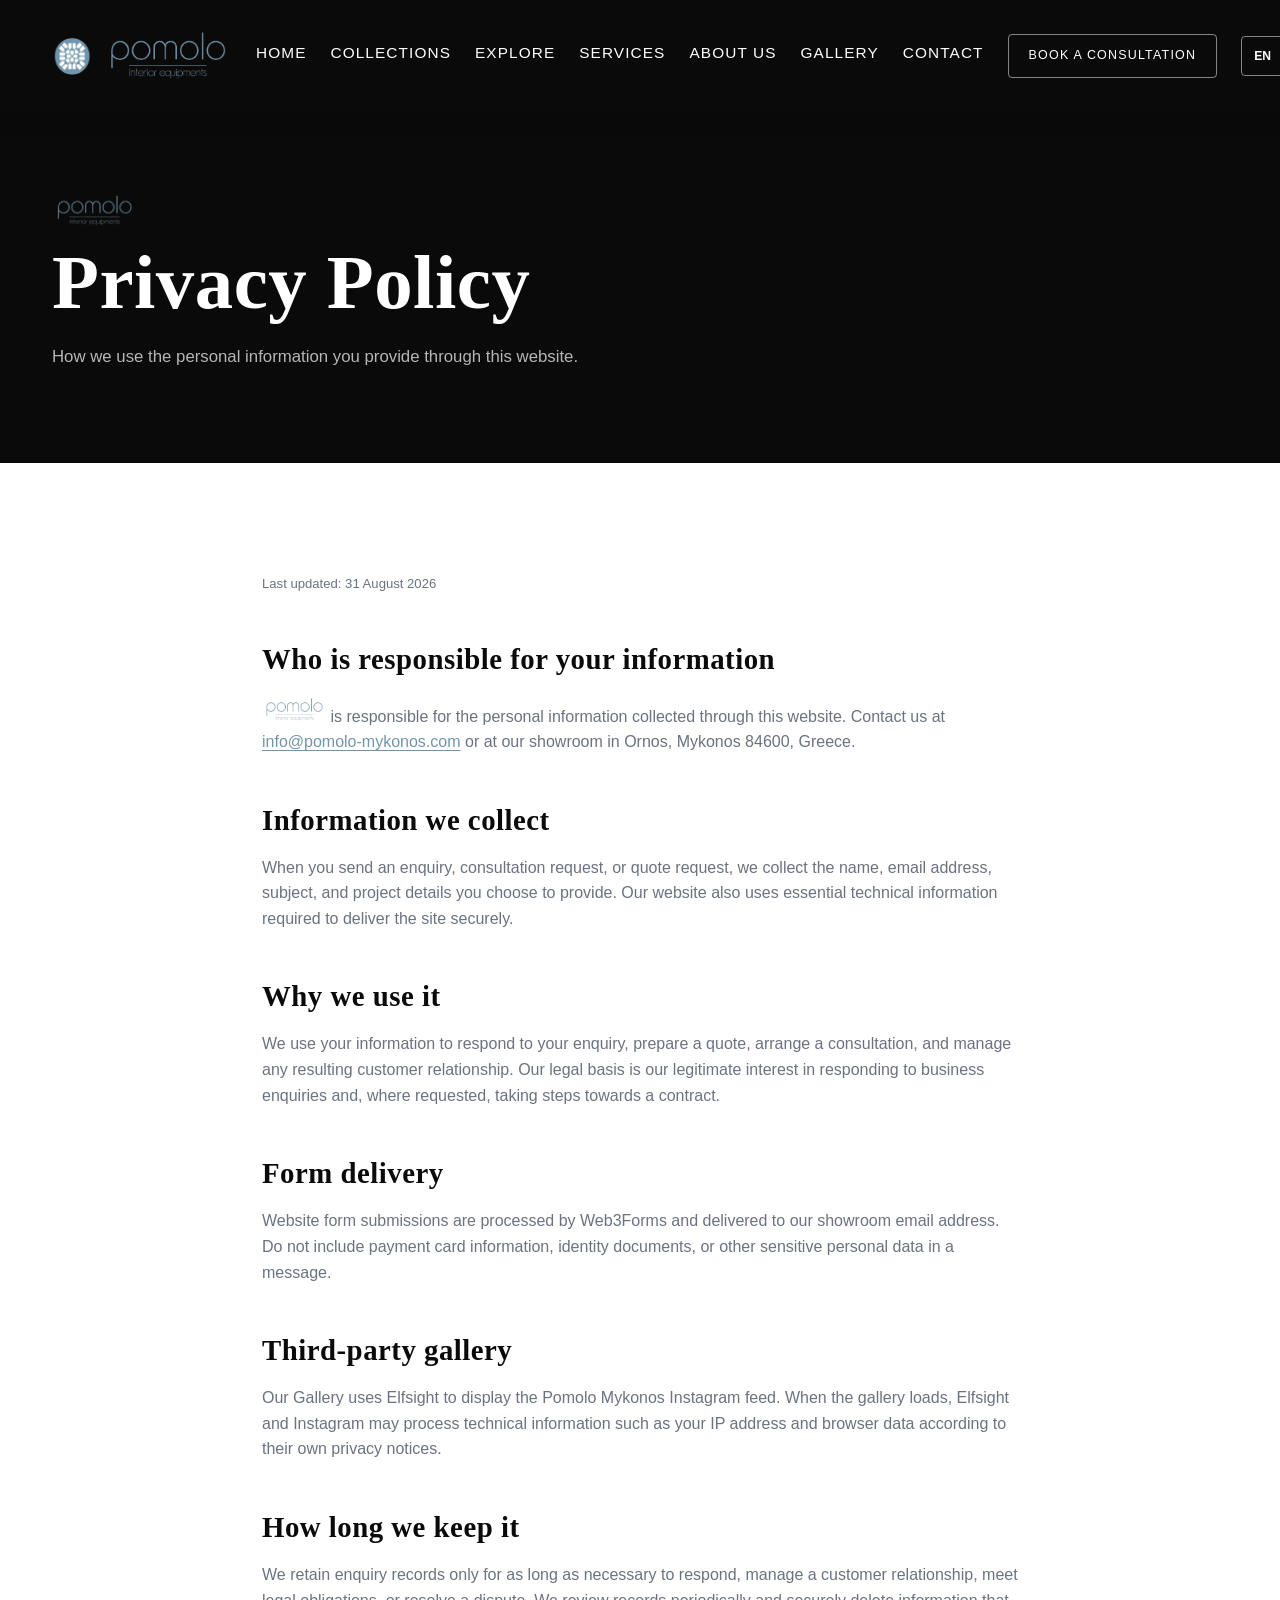
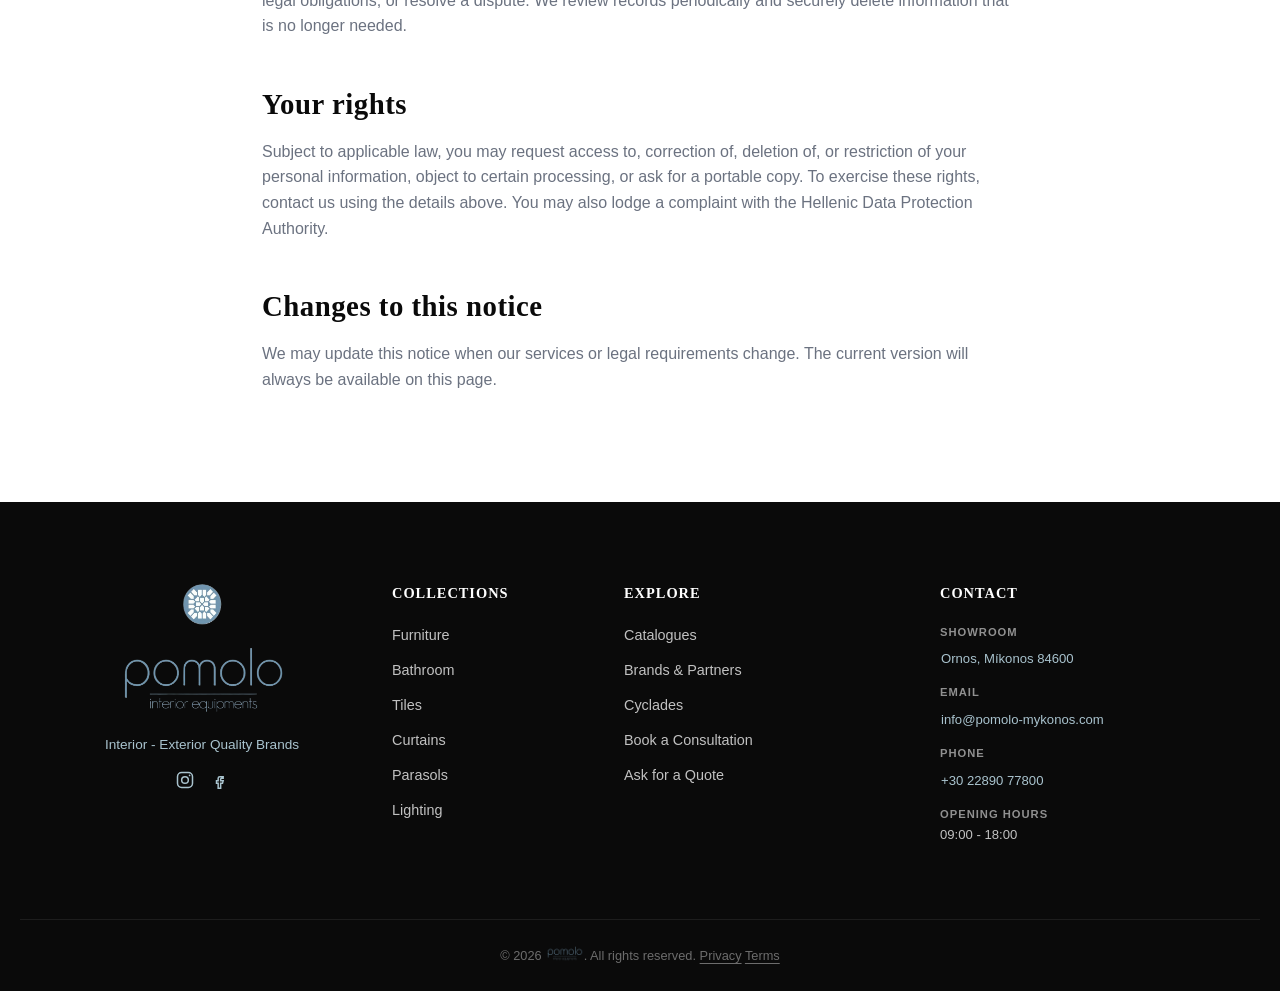
<file: privacy.html>
<!DOCTYPE html>
<html lang="en">
<head>
<meta charset="UTF-8">
<meta name="viewport" content="width=device-width, initial-scale=1.0">
<title>Privacy Policy | Pomolo Mykonos</title>
<meta name="description" content="How Pomolo Mykonos handles personal information submitted through this website.">
<meta name="robots" content="index, follow">
<link rel="canonical" href="https://www.pomolo-mykonos.com/privacy.html">
<meta property="og:type" content="website"><meta property="og:site_name" content="Pomolo Mykonos"><meta property="og:title" content="Privacy Policy | Pomolo Mykonos"><meta property="og:description" content="How Pomolo Mykonos handles personal information submitted through this website."><meta property="og:url" content="https://www.pomolo-mykonos.com/privacy.html"><meta property="og:image" content="https://www.pomolo-mykonos.com/store_external_overview.jpg"><meta property="og:image:alt" content="Pomolo Mykonos showroom exterior"><meta name="twitter:image" content="https://www.pomolo-mykonos.com/store_external_overview.jpg"><meta name="twitter:image:alt" content="Pomolo Mykonos showroom exterior"><meta name="twitter:card" content="summary_large_image">
<meta http-equiv="Content-Security-Policy" content="default-src 'self'; script-src 'self'; style-src 'self' 'unsafe-inline' https://fonts.googleapis.com; font-src 'self' https://fonts.gstatic.com; img-src 'self' data:; frame-src 'self' https://www.instagram.com; base-uri 'self'; form-action 'self'; object-src 'none'">
<link rel="preconnect" href="https://fonts.googleapis.com">
<link rel="preconnect" href="https://fonts.gstatic.com" crossorigin>
<link href="https://fonts.googleapis.com/css2?family=Cormorant+Garamond:wght@400;500;600;700&family=Poppins:wght@300;400;500;600&family=Righteous&display=swap" rel="stylesheet">
<link rel="stylesheet" href="styles.css?v=20261030b">
<link rel="icon" href="logo.png" type="image/png">
<link rel="apple-touch-icon" href="logo.png">
<link rel="manifest" href="site.webmanifest">
</head>
<body class="content-page legal-page">
<header id="header" class="scrolled" data-shared-header></header>
<main>
  <section class="page-hero"><div class="container"><p class="eyebrow"><img src="Pomolo_original-removebg.png" alt="Pomolo interior equipment" class="brand-inline"></p><h1>Privacy Policy</h1><p>How we use the personal information you provide through this website.</p></div></section>
  <section class="section"><div class="container legal-content">
    <p class="legal-updated">Last updated: 31 August 2026</p>
    <h2>Who is responsible for your information</h2><p><img src="Pomolo_original-removebg.png" alt="Pomolo interior equipment" class="brand-inline"> is responsible for the personal information collected through this website. Contact us at <a href="mailto:info@pomolo-mykonos.com">info@pomolo-mykonos.com</a> or at our showroom in Ornos, Mykonos 84600, Greece.</p>
    <h2>Information we collect</h2><p>When you send an enquiry, consultation request, or quote request, we collect the name, email address, subject, and project details you choose to provide. Our website also uses essential technical information required to deliver the site securely.</p>
    <h2>Why we use it</h2><p>We use your information to respond to your enquiry, prepare a quote, arrange a consultation, and manage any resulting customer relationship. Our legal basis is our legitimate interest in responding to business enquiries and, where requested, taking steps towards a contract.</p>
    <h2>Form delivery</h2><p>Website form submissions are processed by Web3Forms and delivered to our showroom email address. Do not include payment card information, identity documents, or other sensitive personal data in a message.</p>
    <h2>Third-party gallery</h2><p>Our Gallery uses Elfsight to display the Pomolo Mykonos Instagram feed. When the gallery loads, Elfsight and Instagram may process technical information such as your IP address and browser data according to their own privacy notices.</p>
    <h2>How long we keep it</h2><p>We retain enquiry records only for as long as necessary to respond, manage a customer relationship, meet legal obligations, or resolve a dispute. We review records periodically and securely delete information that is no longer needed.</p>
    <h2>Your rights</h2><p>Subject to applicable law, you may request access to, correction of, deletion of, or restriction of your personal information, object to certain processing, or ask for a portable copy. To exercise these rights, contact us using the details above. You may also lodge a complaint with the Hellenic Data Protection Authority.</p>
    <h2>Changes to this notice</h2><p>We may update this notice when our services or legal requirements change. The current version will always be available on this page.</p>
  </div></section>
</main>
<footer class="footer shared-footer"></footer>
<button id="back-to-top" aria-label="Back to top">&#8593;</button><script src="script.js?v=20261110d" defer></script>
</body>
</html>
</file>
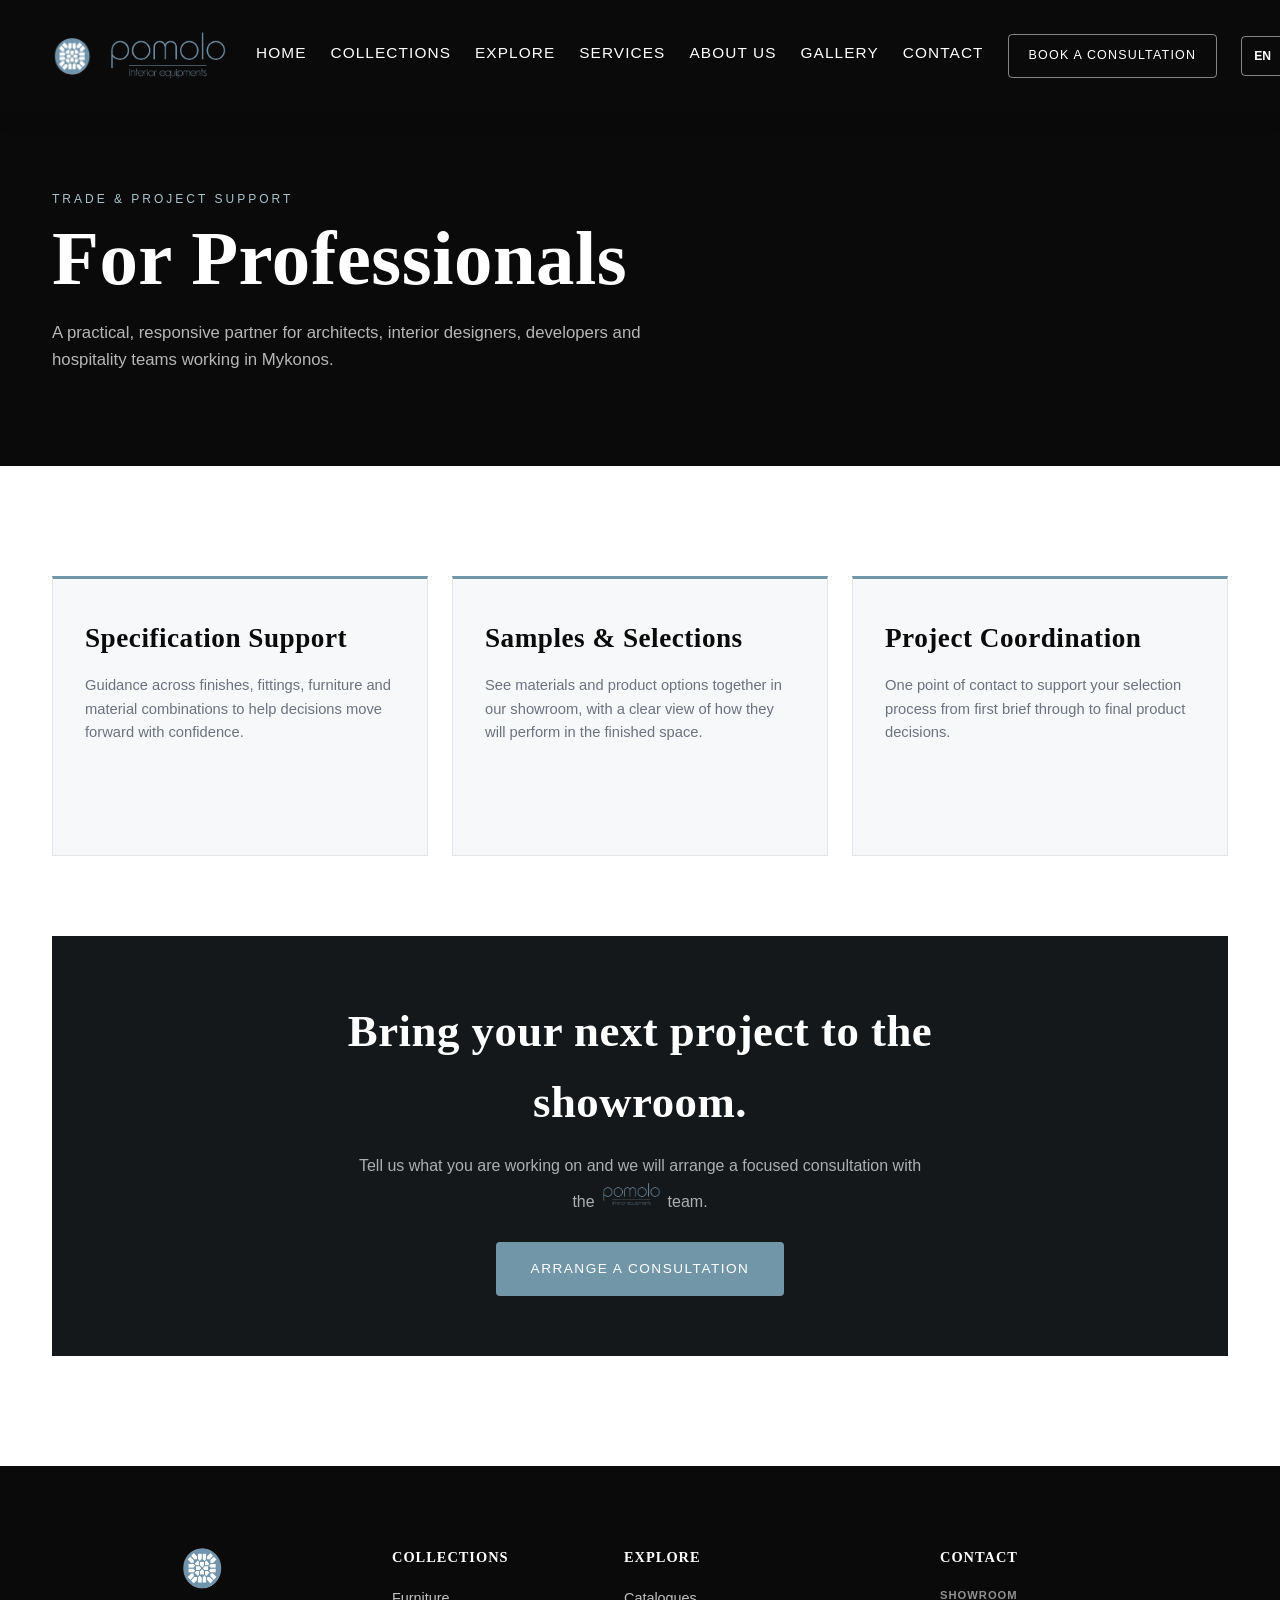
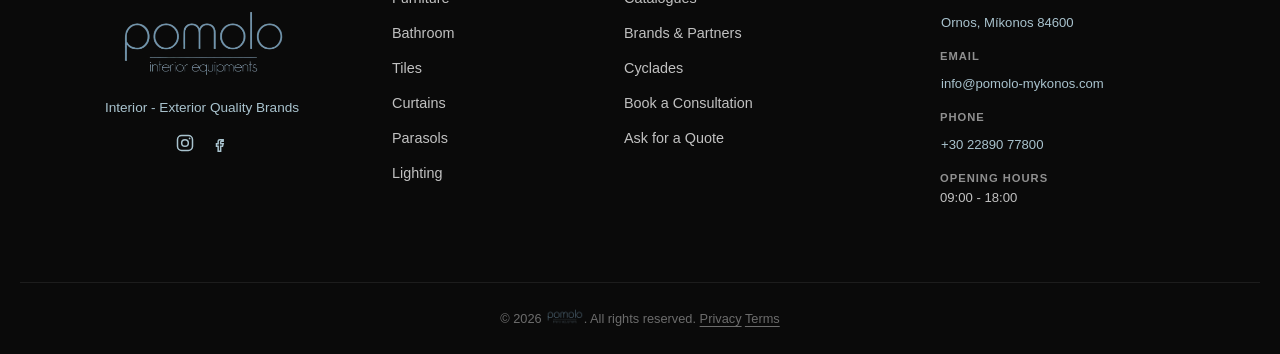
<file: professionals.html>
<!DOCTYPE html>
<html lang="en">
<head>
<meta charset="UTF-8"><meta name="viewport" content="width=device-width, initial-scale=1.0">
<title>For Professionals | Pomolo Mykonos</title><meta name="description" content="Project support for architects, interior designers and hospitality professionals from Pomolo Mykonos."><meta name="theme-color" content="#0a0a0a">
<meta name="robots" content="index, follow"><link rel="canonical" href="https://www.pomolo-mykonos.com/professionals.html"><meta property="og:type" content="website"><meta property="og:site_name" content="Pomolo Mykonos"><meta property="og:title" content="For Professionals | Pomolo Mykonos"><meta property="og:description" content="Project support for architects, interior designers and hospitality professionals from Pomolo Mykonos."><meta property="og:url" content="https://www.pomolo-mykonos.com/professionals.html"><meta property="og:image" content="https://www.pomolo-mykonos.com/logo.png"><meta name="twitter:card" content="summary_large_image">
<meta http-equiv="Content-Security-Policy" content="default-src 'self'; script-src 'self'; style-src 'self' 'unsafe-inline' https://fonts.googleapis.com; font-src 'self' https://fonts.gstatic.com; img-src 'self' data:; frame-src 'self' https://www.instagram.com; base-uri 'self'; form-action 'self'; object-src 'none'">
<link rel="preconnect" href="https://fonts.googleapis.com"><link rel="preconnect" href="https://fonts.gstatic.com" crossorigin>
<link href="https://fonts.googleapis.com/css2?family=Cormorant+Garamond:wght@400;500;600;700&family=Poppins:wght@300;400;500;600&family=Righteous&display=swap" rel="stylesheet"><link rel="stylesheet" href="styles.css?v=20260929g"><link rel="icon" href="logo.png" type="image/png">
</head>
<body class="content-page professionals-page">
<div id="preloader"><div class="loader-emblem"></div></div>
<header id="header" class="scrolled" data-shared-header></header>
<main>
  <section class="page-hero"><div class="container"><p class="eyebrow">Trade &amp; Project Support</p><h1>For Professionals</h1><p>A practical, responsive partner for architects, interior designers, developers and hospitality teams working in Mykonos.</p></div></section>
  <section class="section"><div class="container"><div class="information-grid">
    <article class="information-card"><h2>Specification Support</h2><p>Guidance across finishes, fittings, furniture and material combinations to help decisions move forward with confidence.</p></article>
    <article class="information-card"><h2>Samples &amp; Selections</h2><p>See materials and product options together in our showroom, with a clear view of how they will perform in the finished space.</p></article>
    <article class="information-card"><h2>Project Coordination</h2><p>One point of contact to support your selection process from first brief through to final product decisions.</p></article>
  </div><div class="page-cta"><h2>Bring your next project to the showroom.</h2><p>Tell us what you are working on and we will arrange a focused consultation with the <img src="Pomolo_original-removebg.png" alt="Pomolo interior equipment" class="brand-inline"> team.</p><a href="consultation.html" class="btn btn-primary">Arrange a Consultation</a></div></div></section>
</main>
<footer class="footer shared-footer"></footer>
<button id="back-to-top" aria-label="Back to top">&#8593;</button><script src="script.js?v=20260929h" defer></script>
</body>
</html>
</file>
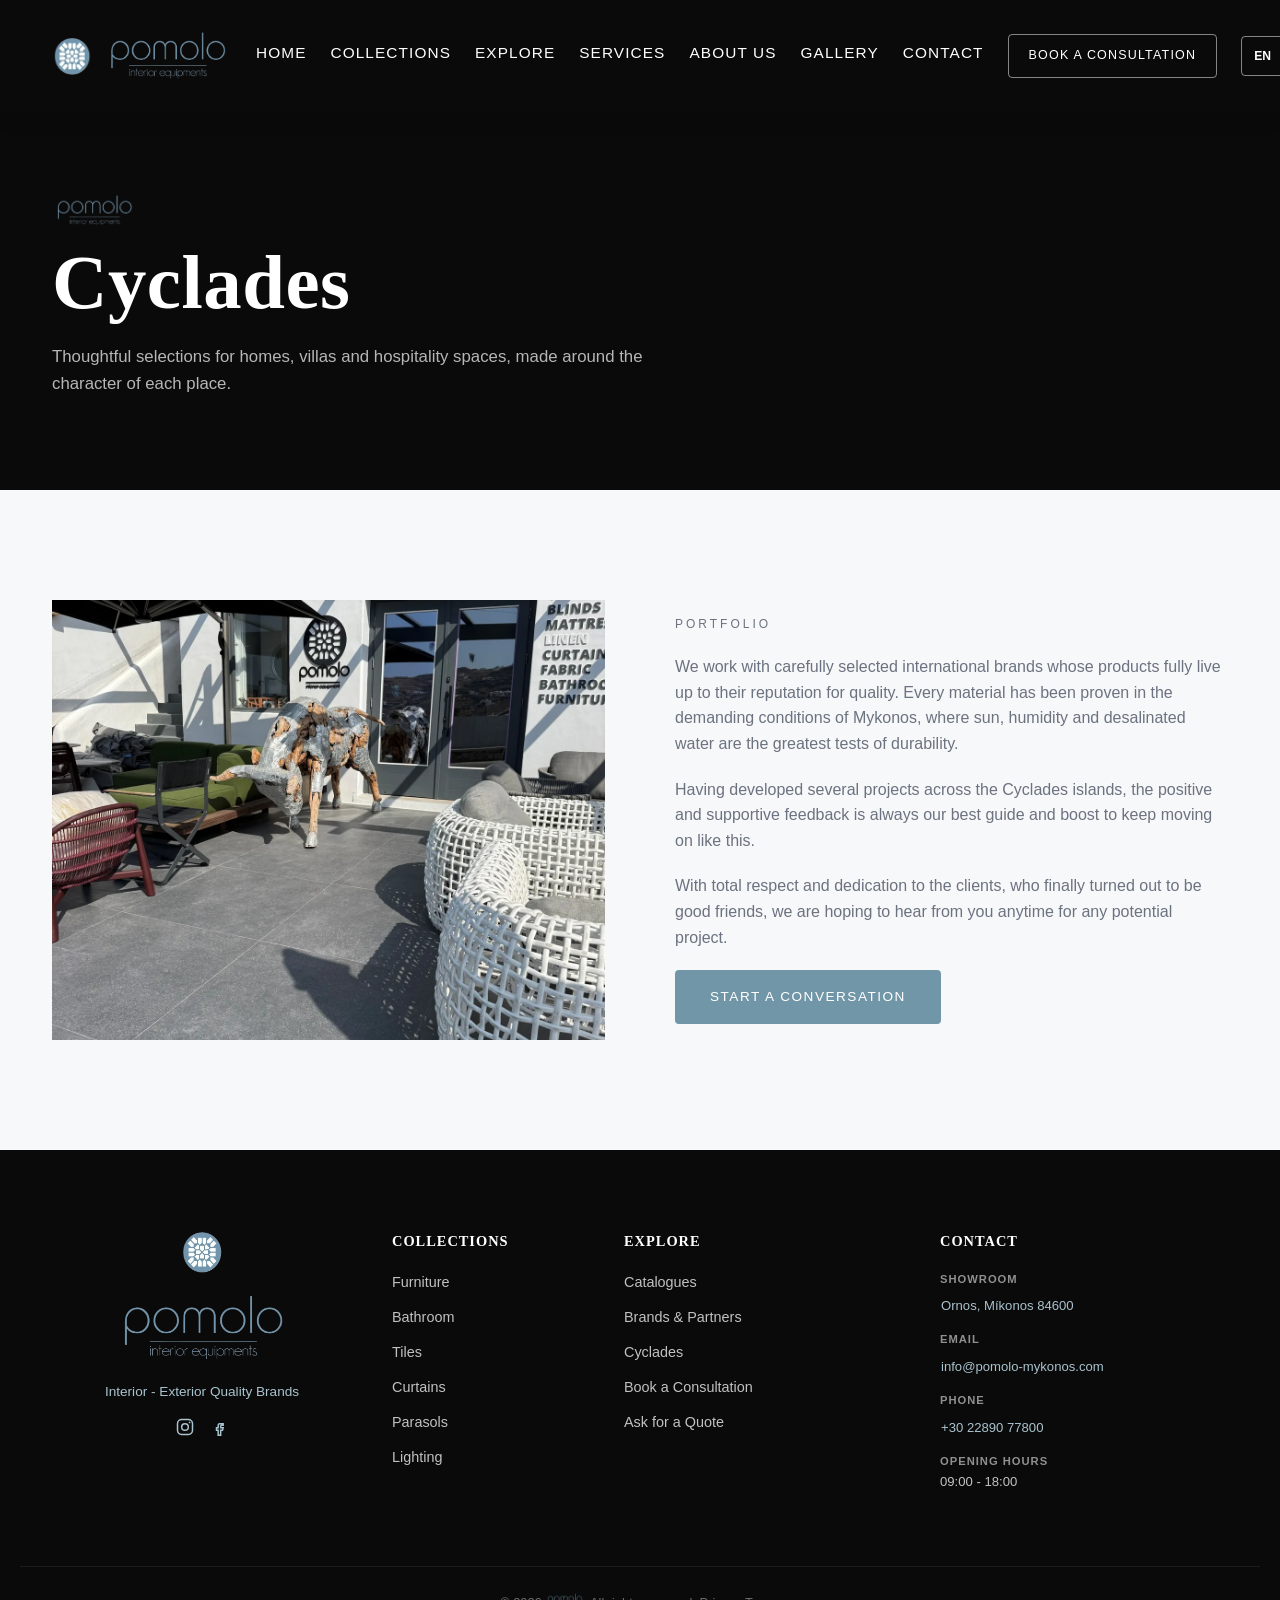
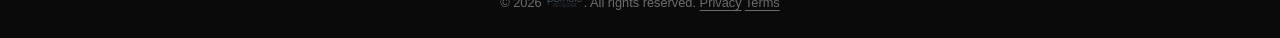
<file: projects.html>
<!DOCTYPE html>
<html lang="en">
<head>
<meta charset="UTF-8"><meta name="viewport" content="width=device-width, initial-scale=1.0">
<title>Cyclades | Pomolo Mykonos</title><meta name="description" content="Pomolo Mykonos Cyclades portfolio for considered homes, villas and hospitality spaces."><meta name="theme-color" content="#0a0a0a">
<meta name="robots" content="index, follow"><link rel="canonical" href="https://www.pomolo-mykonos.com/projects.html"><meta property="og:type" content="website"><meta property="og:site_name" content="Pomolo Mykonos"><meta property="og:title" content="Cyclades | Pomolo Mykonos"><meta property="og:description" content="Pomolo Mykonos project portfolio for considered homes, villas and hospitality spaces."><meta property="og:url" content="https://www.pomolo-mykonos.com/projects.html"><meta property="og:image" content="https://www.pomolo-mykonos.com/store_external_overview.jpg"><meta property="og:image:alt" content="Pomolo Mykonos showroom exterior"><meta name="twitter:image" content="https://www.pomolo-mykonos.com/store_external_overview.jpg"><meta name="twitter:image:alt" content="Pomolo Mykonos showroom exterior"><meta name="twitter:card" content="summary_large_image">
<meta http-equiv="Content-Security-Policy" content="default-src 'self'; script-src 'self'; style-src 'self' 'unsafe-inline' https://fonts.googleapis.com; font-src 'self' https://fonts.gstatic.com; img-src 'self' data:; frame-src 'self' https://www.instagram.com; base-uri 'self'; form-action 'self'; object-src 'none'">
<link rel="preconnect" href="https://fonts.googleapis.com"><link rel="preconnect" href="https://fonts.gstatic.com" crossorigin>
<link href="https://fonts.googleapis.com/css2?family=Cormorant+Garamond:wght@400;500;600;700&family=Poppins:wght@300;400;500;600&family=Righteous&display=swap" rel="stylesheet"><link rel="stylesheet" href="styles.css?v=20261030b"><link rel="icon" href="logo.png" type="image/png"><link rel="apple-touch-icon" href="logo.png"><link rel="manifest" href="site.webmanifest">
</head>
<body class="content-page">
<div id="preloader"><div class="loader-emblem"></div></div>
<header id="header" class="scrolled" data-shared-header></header>
<main>
  <section class="page-hero"><div class="container"><p class="eyebrow"><img src="Pomolo_original-removebg.png" alt="Pomolo interior equipment" class="brand-inline"></p><h1>Cyclades</h1><p>Thoughtful selections for homes, villas and hospitality spaces, made around the character of each place.</p></div></section>
  <section class="section projects-intro"><div class="container projects-layout"><picture><source srcset="picture_front_pomolo.webp" type="image/webp"><img src="picture_front_pomolo.jpg" alt="Pomolo Mykonos showroom exterior" loading="lazy" decoding="async"></picture><div><p class="eyebrow">Portfolio</p><p>We work with carefully selected international brands whose products fully live up to their reputation for quality. Every material has been proven in the demanding conditions of Mykonos, where sun, humidity and desalinated water are the greatest tests of durability.</p><p>Having developed several projects across the Cyclades islands, the positive and supportive feedback is always our best guide and boost to keep moving on like this.</p><p>With total respect and dedication to the clients, who finally turned out to be good friends, we are hoping to hear from you anytime for any potential project.</p><a href="consultation.html" class="btn btn-primary">Start a Conversation</a></div></div></section>
</main>
<footer class="footer shared-footer"></footer>
<button id="back-to-top" aria-label="Back to top">&#8593;</button><script src="script.js?v=20261110d" defer></script>
</body>
</html>
</file>
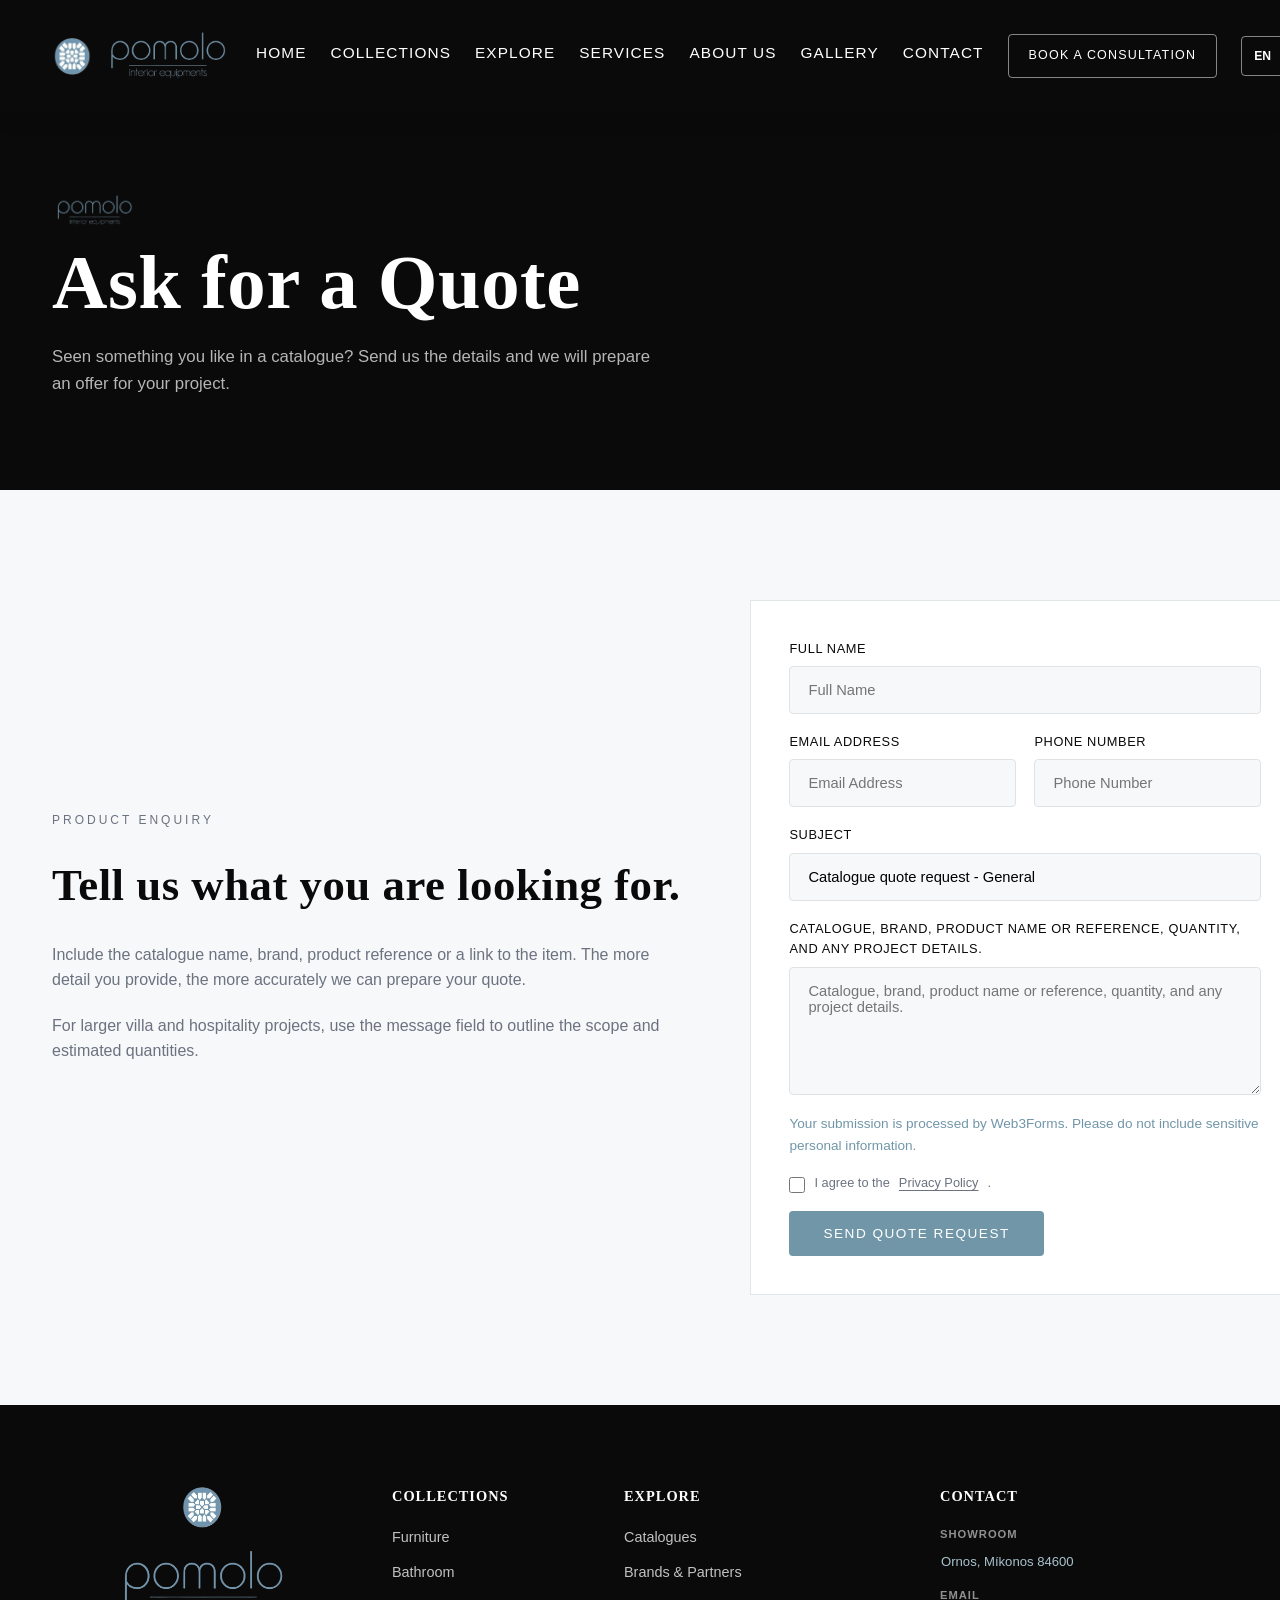
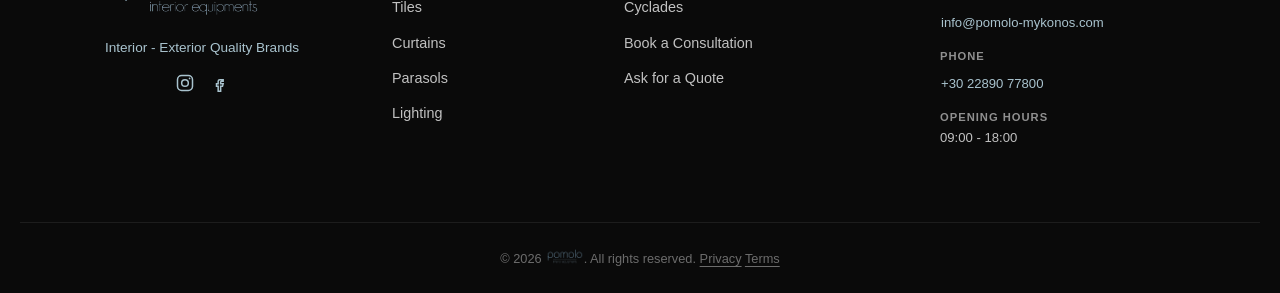
<file: quote.html>
<!DOCTYPE html>
<html lang="en">
<head>
<meta charset="UTF-8"><meta name="viewport" content="width=device-width, initial-scale=1.0">
<title>Ask for a Quote | Pomolo Mykonos</title>
<meta name="description" content="Request a quote from Pomolo Mykonos for a catalogue item or interior project.">
<meta name="theme-color" content="#0a0a0a">
<meta name="robots" content="index, follow"><link rel="canonical" href="https://www.pomolo-mykonos.com/quote.html">
<meta http-equiv="Content-Security-Policy" content="default-src 'self'; script-src 'self'; style-src 'self' 'unsafe-inline' https://fonts.googleapis.com; font-src 'self' https://fonts.gstatic.com; img-src 'self' data:; frame-src 'self' https://www.instagram.com; base-uri 'self'; form-action 'self' https://api.web3forms.com; object-src 'none'">
<meta property="og:type" content="website"><meta property="og:site_name" content="Pomolo Mykonos"><meta property="og:title" content="Ask for a Quote | Pomolo Mykonos"><meta property="og:description" content="Request a quote from Pomolo Mykonos for a catalogue item or interior project."><meta property="og:url" content="https://www.pomolo-mykonos.com/quote.html"><meta property="og:image" content="https://www.pomolo-mykonos.com/store_external_overview.jpg"><meta property="og:image:alt" content="Pomolo Mykonos showroom exterior"><meta name="twitter:image" content="https://www.pomolo-mykonos.com/store_external_overview.jpg"><meta name="twitter:image:alt" content="Pomolo Mykonos showroom exterior"><meta name="twitter:card" content="summary_large_image">
<link rel="preconnect" href="https://fonts.googleapis.com"><link rel="preconnect" href="https://fonts.gstatic.com" crossorigin>
<link href="https://fonts.googleapis.com/css2?family=Cormorant+Garamond:wght@400;500;600;700&family=Poppins:wght@300;400;500;600&family=Righteous&display=swap" rel="stylesheet"><link rel="stylesheet" href="styles.css?v=20261030b"><link rel="icon" href="logo.png" type="image/png"><link rel="apple-touch-icon" href="logo.png"><link rel="manifest" href="site.webmanifest">
</head>
<body class="content-page">
<div id="preloader"><div class="loader-emblem"></div></div>
<header id="header" class="scrolled" data-shared-header></header>
<main>
  <section class="page-hero"><div class="container"><p class="eyebrow"><img src="Pomolo_original-removebg.png" alt="Pomolo interior equipment" class="brand-inline"></p><h1>Ask for a Quote</h1><p>Seen something you like in a catalogue? Send us the details and we will prepare an offer for your project.</p></div></section>
  <section class="section consultation-section"><div class="container consultation-layout"><div><p class="eyebrow">Product Enquiry</p><h2 class="no-wrap">Tell us what you are looking for.</h2><p>Include the catalogue name, brand, product reference or a link to the item. The more detail you provide, the more accurately we can prepare your quote.</p><p>For larger villa and hospitality projects, use the message field to outline the scope and estimated quantities.</p></div>
    <form class="contact-form" action="https://api.web3forms.com/submit" method="POST"><input type="hidden" name="access_key" value="dacf6596-560c-473f-a9a3-4eb380da1886"><input type="hidden" name="from_name" value="Pomolo quote request"><input type="hidden" name="redirect" value="https://startup-ground-zero.github.io/pomolo/thank-you.html"><div class="form-field"><label class="form-label" for="quote-name">Full Name</label><input id="quote-name" type="text" name="name" placeholder="Full Name" autocomplete="name" maxlength="100" required></div><div class="form-row"><div class="form-field"><label class="form-label" for="quote-email">Email Address</label><input id="quote-email" type="email" name="email" placeholder="Email Address" autocomplete="email" maxlength="150" pattern="[^\s@]+@[^\s@]+\.[^\s@]+" title="Enter an email address with a domain, such as name@example.com." required></div><div class="form-field"><label class="form-label" for="quote-phone">Phone Number</label><input id="quote-phone" type="tel" name="phone" placeholder="Phone Number" autocomplete="tel" maxlength="30"></div></div><div class="form-field"><label class="form-label" for="quote-subject">Subject</label><input id="quote-subject" type="text" name="subject" value="Catalogue quote request - General" maxlength="150" required></div><div class="form-field"><label class="form-label" for="quote-message">Catalogue, brand, product name or reference, quantity, and any project details.</label><textarea id="quote-message" name="message" rows="6" placeholder="Catalogue, brand, product name or reference, quantity, and any project details." maxlength="2000" required></textarea></div><input type="checkbox" name="botcheck" class="hp-field" tabindex="-1" autocomplete="off" aria-hidden="true"><p class="form-note">Your submission is processed by Web3Forms. Please do not include sensitive personal information.</p><label class="consent-field"><input type="checkbox" name="privacy-consent" required> I agree to the <a href="privacy.html">Privacy Policy</a>.</label><button type="submit" class="btn btn-primary">Send Quote Request</button></form>
  </div></section>
</main>
<footer class="footer shared-footer"></footer>
<button id="back-to-top" aria-label="Back to top">&#8593;</button><script src="script.js?v=20261110d" defer></script>
</body>
</html>
</file>
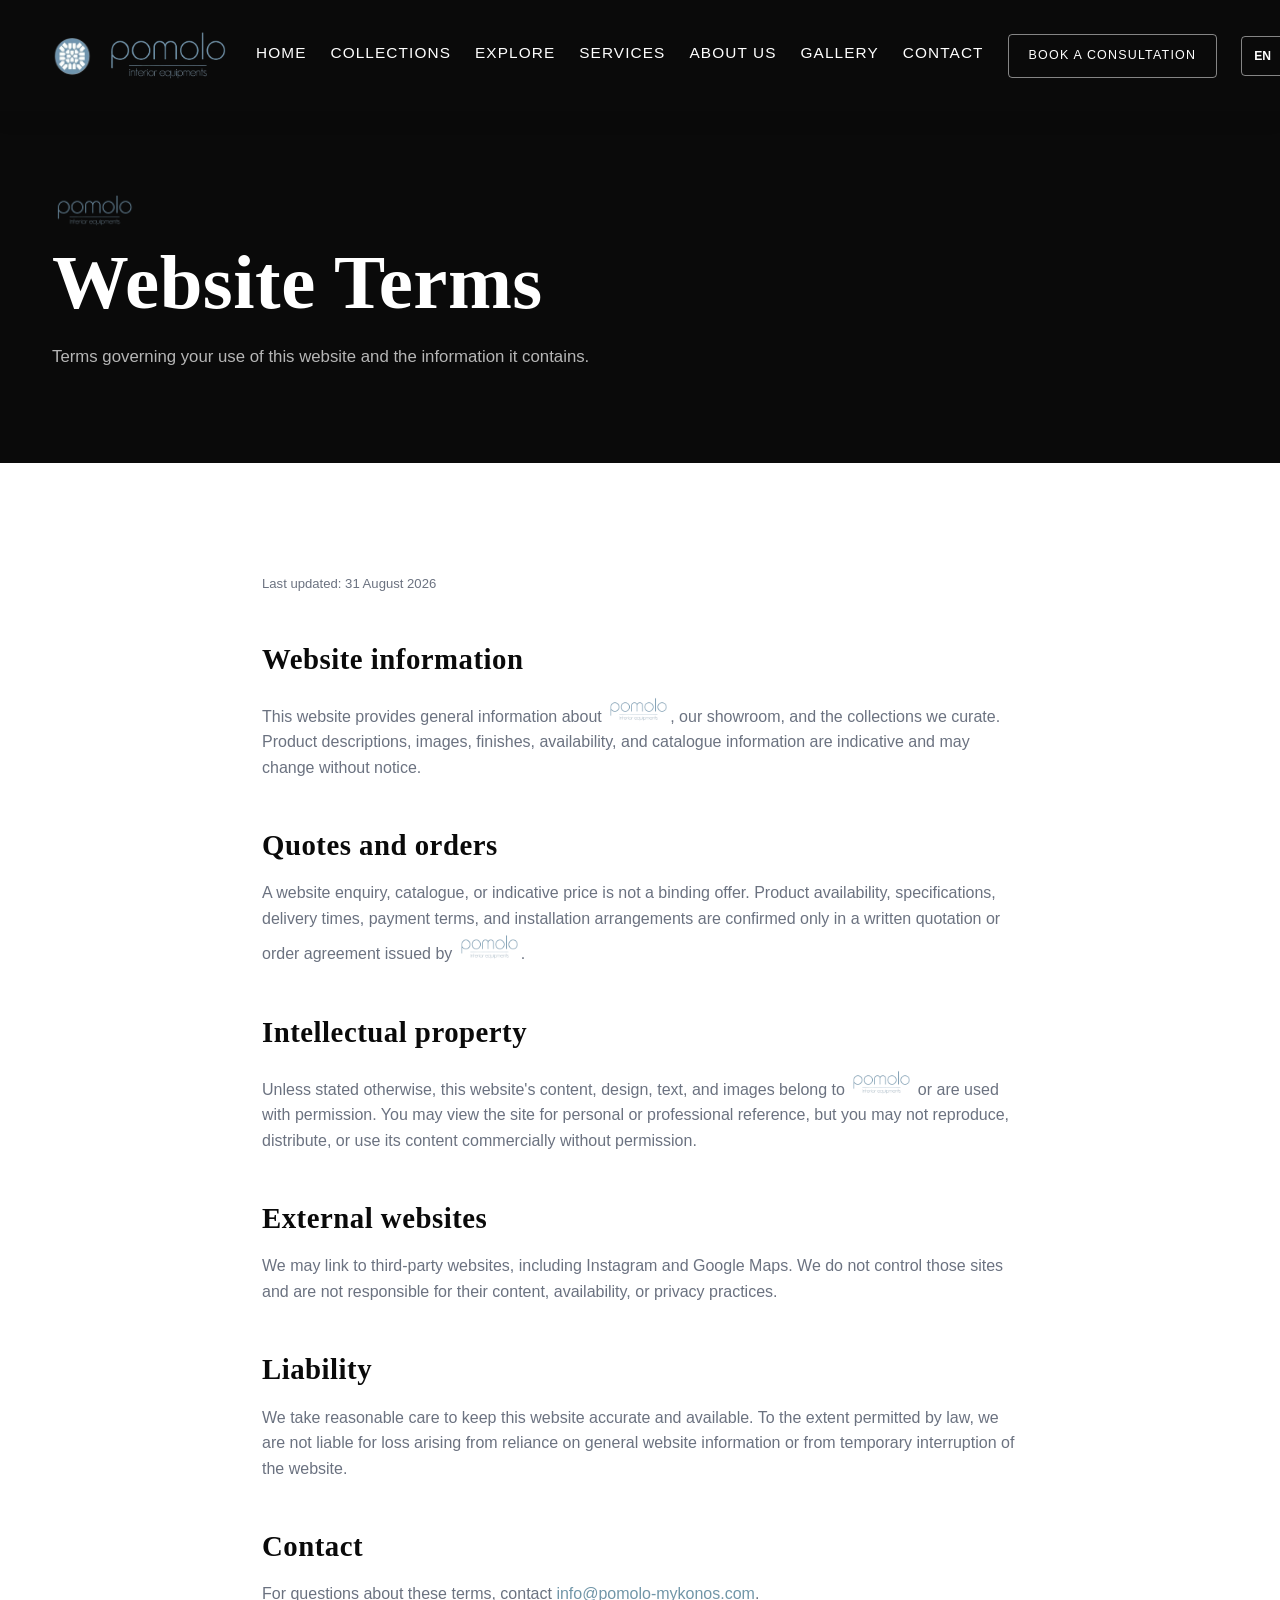
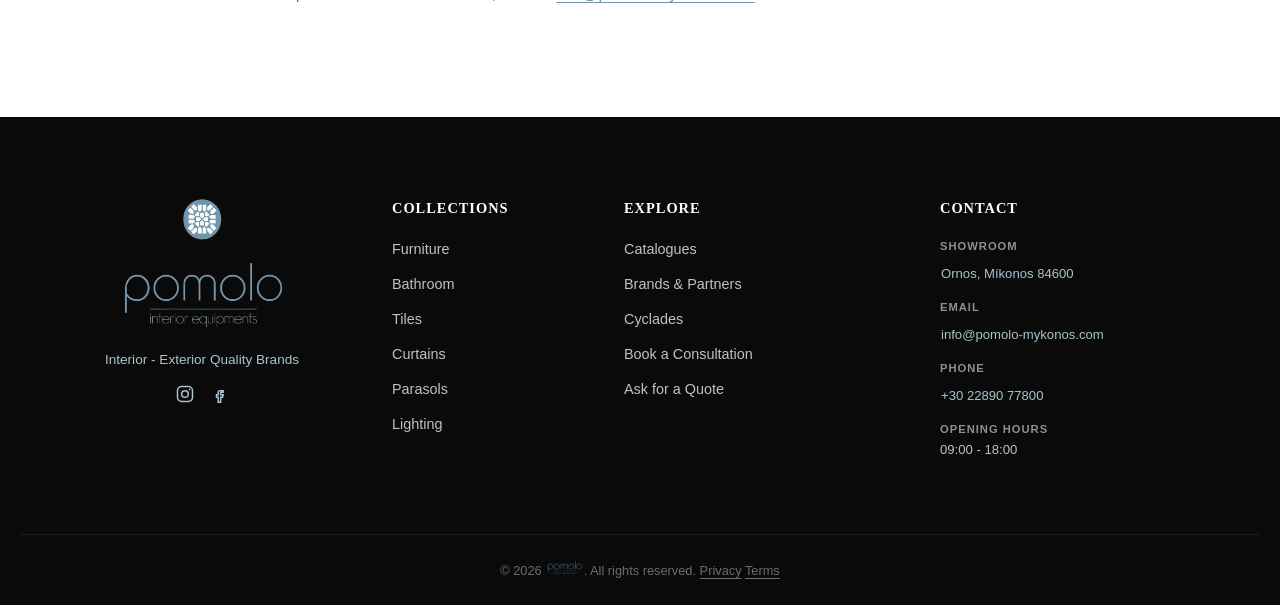
<file: terms.html>
<!DOCTYPE html>
<html lang="en">
<head>
<meta charset="UTF-8">
<meta name="viewport" content="width=device-width, initial-scale=1.0">
<title>Website Terms | Pomolo Mykonos</title>
<meta name="description" content="Terms for using the Pomolo Mykonos website.">
<meta name="robots" content="index, follow">
<link rel="canonical" href="https://www.pomolo-mykonos.com/terms.html">
<meta property="og:type" content="website"><meta property="og:site_name" content="Pomolo Mykonos"><meta property="og:title" content="Website Terms | Pomolo Mykonos"><meta property="og:description" content="Terms for using the Pomolo Mykonos website."><meta property="og:url" content="https://www.pomolo-mykonos.com/terms.html"><meta property="og:image" content="https://www.pomolo-mykonos.com/store_external_overview.jpg"><meta property="og:image:alt" content="Pomolo Mykonos showroom exterior"><meta name="twitter:image" content="https://www.pomolo-mykonos.com/store_external_overview.jpg"><meta name="twitter:image:alt" content="Pomolo Mykonos showroom exterior"><meta name="twitter:card" content="summary_large_image">
<meta http-equiv="Content-Security-Policy" content="default-src 'self'; script-src 'self'; style-src 'self' 'unsafe-inline' https://fonts.googleapis.com; font-src 'self' https://fonts.gstatic.com; img-src 'self' data:; frame-src 'self' https://www.instagram.com; base-uri 'self'; form-action 'self'; object-src 'none'">
<link rel="preconnect" href="https://fonts.googleapis.com">
<link rel="preconnect" href="https://fonts.gstatic.com" crossorigin>
<link href="https://fonts.googleapis.com/css2?family=Cormorant+Garamond:wght@400;500;600;700&family=Poppins:wght@300;400;500;600&family=Righteous&display=swap" rel="stylesheet">
<link rel="stylesheet" href="styles.css?v=20261030b">
<link rel="icon" href="logo.png" type="image/png">
<link rel="apple-touch-icon" href="logo.png">
<link rel="manifest" href="site.webmanifest">
</head>
<body class="content-page legal-page">
<header id="header" class="scrolled" data-shared-header></header>
<main>
  <section class="page-hero"><div class="container"><p class="eyebrow"><img src="Pomolo_original-removebg.png" alt="Pomolo interior equipment" class="brand-inline"></p><h1>Website Terms</h1><p>Terms governing your use of this website and the information it contains.</p></div></section>
  <section class="section"><div class="container legal-content">
    <p class="legal-updated">Last updated: 31 August 2026</p>
    <h2>Website information</h2><p>This website provides general information about <img src="Pomolo_original-removebg.png" alt="Pomolo interior equipment" class="brand-inline">, our showroom, and the collections we curate. Product descriptions, images, finishes, availability, and catalogue information are indicative and may change without notice.</p>
    <h2>Quotes and orders</h2><p>A website enquiry, catalogue, or indicative price is not a binding offer. Product availability, specifications, delivery times, payment terms, and installation arrangements are confirmed only in a written quotation or order agreement issued by <img src="Pomolo_original-removebg.png" alt="Pomolo interior equipment" class="brand-inline">.</p>
    <h2>Intellectual property</h2><p>Unless stated otherwise, this website's content, design, text, and images belong to <img src="Pomolo_original-removebg.png" alt="Pomolo interior equipment" class="brand-inline"> or are used with permission. You may view the site for personal or professional reference, but you may not reproduce, distribute, or use its content commercially without permission.</p>
    <h2>External websites</h2><p>We may link to third-party websites, including Instagram and Google Maps. We do not control those sites and are not responsible for their content, availability, or privacy practices.</p>
    <h2>Liability</h2><p>We take reasonable care to keep this website accurate and available. To the extent permitted by law, we are not liable for loss arising from reliance on general website information or from temporary interruption of the website.</p>
    <h2>Contact</h2><p>For questions about these terms, contact <a href="mailto:info@pomolo-mykonos.com">info@pomolo-mykonos.com</a>.</p>
  </div></section>
</main>
<footer class="footer shared-footer"></footer>
<button id="back-to-top" aria-label="Back to top">&#8593;</button><script src="script.js?v=20261110d" defer></script>
</body>
</html>
</file>
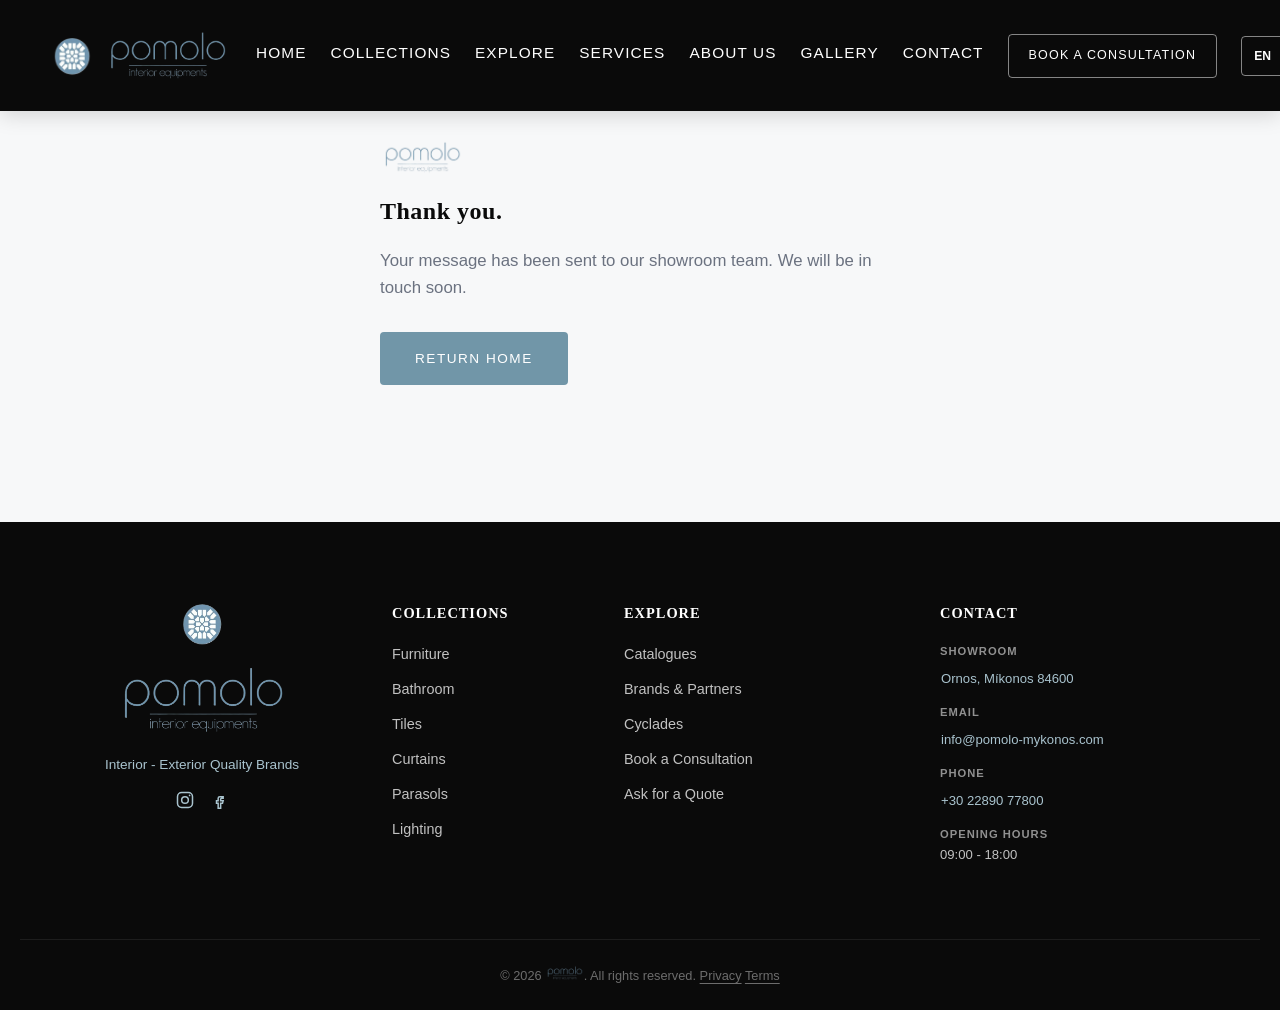
<file: thank-you.html>
<!DOCTYPE html>
<html lang="en">
<head>
<meta charset="UTF-8">
<meta name="viewport" content="width=device-width, initial-scale=1.0">
<title>Thank You | Pomolo Mykonos</title>
<meta name="robots" content="noindex, nofollow">
<meta http-equiv="Content-Security-Policy" content="default-src 'self'; script-src 'self'; style-src 'self' 'unsafe-inline' https://fonts.googleapis.com; font-src 'self' https://fonts.gstatic.com; img-src 'self' data:; base-uri 'self'; object-src 'none'">
<link rel="preconnect" href="https://fonts.googleapis.com">
<link rel="preconnect" href="https://fonts.gstatic.com" crossorigin>
<link href="https://fonts.googleapis.com/css2?family=Cormorant+Garamond:wght@400;500;600;700&family=Poppins:wght@300;400;500;600&family=Righteous&display=swap" rel="stylesheet">
<link rel="stylesheet" href="styles.css?v=20261030b">
<link rel="icon" href="logo.png" type="image/png">
<link rel="apple-touch-icon" href="logo.png">
<link rel="manifest" href="site.webmanifest">
</head>
<body class="content-page">
<header id="header" class="scrolled" data-shared-header></header>
<main><section class="section thank-you"><div class="container"><p class="eyebrow"><img src="Pomolo_original-removebg.png" alt="Pomolo interior equipment" class="brand-inline"></p><h1>Thank you.</h1><p>Your message has been sent to our showroom team. We will be in touch soon.</p><a href="index.html#home" class="btn btn-primary">Return Home</a></div></section></main>
<footer class="footer shared-footer"></footer>
<button id="back-to-top" aria-label="Back to top">&#8593;</button><script src="script.js?v=20261110d" defer></script>
</body>
</html>
</file>
<file: styles.css>
/* ==========================================================================
   Pomolo Mykonos — Design Tokens
   ========================================================================== */
:root {
  --c-black: #0a0a0a;
  --c-black-soft: #14181b;
  --c-white: #ffffff;
  --c-off-white: #f7f8f9;
  --c-cyan: #7196a8;
  --c-cyan-light: #a9c3ce;
  --c-cyan-dim: #7196a81a;
  --c-grey: #6b7280;
  --font-serif: 'Cormorant Garamond', Georgia, serif;
  --font-sans: 'Poppins', 'Segoe UI', sans-serif;
  --container: 1240px;
  --radius: 4px;
  --transition: 0.4s cubic-bezier(.4,0,.2,1);
}

* { margin: 0; padding: 0; box-sizing: border-box; }

html { scroll-behavior: smooth; }
html.nav-open { overflow: hidden; }
html.dialog-open { overflow: hidden; }

body {
  font-family: var(--font-sans);
  color: var(--c-black);
  background: var(--c-white);
  line-height: 1.6;
  overflow-x: hidden;
}

h1, h2, h3, h4, blockquote {
  font-family: var(--font-serif);
  font-weight: 600;
  letter-spacing: 0.5px;
  color: var(--c-black);
}

a { text-decoration: none; color: inherit; }
ul { list-style: none; }
img { max-width: 100%; display: block; }
.skip-link {
  position: fixed; top: 12px; left: 12px; z-index: 3000; padding: 10px 14px;
  background: var(--c-white); color: var(--c-black); border: 1px solid var(--c-black);
  transform: translateY(-160%);
}
.skip-link:focus { transform: translateY(0); outline: 3px solid var(--c-cyan); outline-offset: 2px; }
.brand-inline { display: inline-block; width: 4em; height: auto; vertical-align: -0.22em; }
.brand-inline-display { width: 7em; vertical-align: -0.3em; }
.eyebrow .brand-inline { width: 7em; vertical-align: -0.35em; }
.btn .brand-inline { width: 5.2em; vertical-align: -0.26em; }
.quote-banner .brand-inline { width: 3em; vertical-align: -0.22em; }
.quote-banner .brand-inline-display { width: 7em; vertical-align: -0.3em; }
.footer-bottom .brand-inline { width: 3em; vertical-align: -0.22em; }

.container {
  max-width: var(--container);
  margin: 0 auto;
  padding: 0 32px;
}

.eyebrow {
  text-transform: uppercase;
  letter-spacing: 3px;
  font-size: 0.75rem;
  color: var(--c-cyan);
  font-weight: 500;
  margin-bottom: 12px;
}

.section { padding: 110px 0; }
.section h2 { font-size: clamp(2rem, 3.6vw, 2.8rem); margin-bottom: 20px; max-width: 700px; }
@media (min-width: 900px) {
  .section h2.no-wrap { max-width: none; white-space: nowrap; }
}

/* Buttons */
.btn {
  display: inline-flex;
  align-items: center;
  justify-content: center;
  gap: 8px;
  padding: 15px 34px;
  font-size: 0.85rem;
  letter-spacing: 1.5px;
  text-transform: uppercase;
  font-weight: 500;
  border-radius: var(--radius);
  transition: all var(--transition);
  cursor: pointer;
  border: 1px solid transparent;
}
.btn-primary { background: var(--c-cyan); color: var(--c-white); }
.btn-primary:hover { background: var(--c-black); }
.btn-outline { border-color: var(--c-black); color: var(--c-black); }
.btn-outline:hover { background: var(--c-black); color: var(--c-white); }
.btn-ghost { border-color: rgba(255,255,255,0.6); color: var(--c-white); }
.btn-ghost:hover { background: rgba(255,255,255,0.15); }

/* ==========================================================================
   Preloader
   ========================================================================== */
#preloader {
  position: fixed; inset: 0; background: var(--c-black);
  display: flex; align-items: center; justify-content: center;
  z-index: 9999; transition: opacity 0.6s ease, visibility 0.6s ease;
}
#preloader.hidden { opacity: 0; visibility: hidden; }
.loader-emblem {
  width: 56px; height: 56px; border: 2px solid var(--c-cyan);
  border-top-color: transparent; border-radius: 50%;
  animation: spin 1s linear infinite;
}
@keyframes spin { to { transform: rotate(360deg); } }

/* ==========================================================================
   Header
   ========================================================================== */
header {
  position: fixed; top: 0; left: 0; right: 0; z-index: 1000;
  background: transparent;
  transition: background var(--transition), box-shadow var(--transition), padding var(--transition);
  padding: 24px 0;
}
header.scrolled {
  background: rgba(10,10,10,0.92);
  backdrop-filter: blur(10px);
  padding: 14px 0;
  box-shadow: 0 4px 20px rgba(0,0,0,0.15);
}
.header-inner { display: flex; align-items: center; justify-content: space-between; gap: 24px; }
.brand { display: flex; align-items: center; gap: 10px; flex-shrink: 0; }
.brand-logo { width: 40px; height: 40px; }
.official-logo { width: 130px; height: auto; }
#nav > ul { display: flex; align-items: center; gap: 24px; }
@media (min-width: 1081px) {
  html[lang="el"] #nav > ul { gap: 16px; }
  html[lang="el"] .nav-cta { padding-left: 8px; padding-right: 8px; font-size: 0.72rem; letter-spacing: 0.7px; }
}
#nav a, .nav-more summary {
  color: var(--c-white); font-size: 0.96rem; font-weight: 500; letter-spacing: 1.1px;
  text-transform: uppercase; position: relative; padding-bottom: 4px; white-space: nowrap;
}
#nav a { display: block; }
#nav a::after {
  content: ''; position: absolute; left: 0; bottom: 0; width: 0; height: 1px;
  background: var(--c-cyan-light); transition: width var(--transition);
}
#nav a:hover::after { width: 100%; }
.nav-more { position: relative; }
.nav-more summary { cursor: pointer; list-style: none; }
.nav-more summary::-webkit-details-marker { display: none; }
.nav-collections > details { position: static; display: contents; }
.nav-collections summary { display: none; }
.nav-submenu { position: absolute; top: calc(100% + 16px); left: -20px; min-width: 210px; padding: 14px 20px; background: var(--c-black); border-top: 2px solid var(--c-cyan); box-shadow: 0 16px 32px rgba(0,0,0,0.2); }
.nav-submenu li + li { margin-top: 12px; }
.nav-submenu a { font-size: 0.95rem !important; font-weight: 400; white-space: nowrap; }

/* Mega Menu for Collections */
.nav-collections { position: relative; }
.nav-collections .nav-submenu.mega-menu {
  position: fixed;
  top: 70px;
  left: 50%;
  transform: translateX(-50%);
  width: min(1180px, calc(100vw - 32px));
  min-width: 0;
  max-width: none;
  padding: 30px 34px 24px;
  background: var(--c-black);
  border-top: 2px solid var(--c-cyan);
  box-shadow: 0 24px 50px rgba(0,0,0,0.5);
  border-radius: 0 0 4px 4px;
}
.mega-grid {
  display: grid;
  grid-template-columns: repeat(6, minmax(0, 1fr));
  gap: 24px;
}
.mega-col {
  display: flex;
  flex-direction: column;
  gap: 12px;
}
.mega-col a.mega-cat-title + a.mega-cat-title {
  margin-top: 14px;
}
#nav .nav-submenu.mega-menu a.mega-cat-title,
.mega-cat-title {
  font-family: var(--font-serif) !important;
  font-size: 18px !important;
  font-weight: 600 !important;
  line-height: 1.25 !important;
  color: var(--c-white) !important;
  letter-spacing: 0.5px !important;
  text-transform: none !important;
  padding-bottom: 8px !important;
  border-bottom: 1px solid rgba(255,255,255,0.22) !important;
  transition: color var(--transition), border-color var(--transition) !important;
  display: block !important;
}
#nav .nav-submenu.mega-menu a.mega-cat-title:hover,
.mega-cat-title:hover {
  color: var(--c-cyan-light) !important;
  border-bottom-color: var(--c-cyan-light) !important;
}
.mega-sub-menu {
  list-style: none;
  margin: 0;
  padding: 0;
  display: flex;
  flex-direction: column;
  gap: 8px;
}
.mega-sub-menu li {
  margin: 0 !important;
}
#nav .nav-submenu.mega-menu .mega-sub-menu a,
.mega-sub-menu a {
  font-family: var(--font-sans) !important;
  font-size: 14px !important;
  font-weight: 400 !important;
  line-height: 1.35 !important;
  color: rgba(255,255,255,0.85) !important;
  letter-spacing: 0.3px !important;
  text-transform: none !important;
  transition: color var(--transition) !important;
}
#nav .nav-submenu.mega-menu .mega-sub-menu a:hover,
.mega-sub-menu a:hover {
  color: var(--c-cyan-light) !important;
}
.mega-footer {
  margin-top: 18px;
  padding-top: 12px;
  border-top: 1px solid rgba(255,255,255,0.18);
  display: flex;
  justify-content: flex-end;
  align-items: center;
}
#nav .nav-submenu.mega-menu .mega-view-all,
.mega-view-all {
  font-family: var(--font-sans) !important;
  font-size: 13px !important;
  letter-spacing: 1.2px !important;
  text-transform: uppercase !important;
  color: var(--c-cyan-light) !important;
  font-weight: 600 !important;
}
#nav .nav-submenu.mega-menu .mega-view-all:hover,
.mega-view-all:hover {
  color: var(--c-white) !important;
}

@media (min-width: 1081px) {
  .nav-more details { padding-bottom: 10px; margin-bottom: -10px; }
  .nav-submenu { top: 100%; }
  .nav-more.nav-collections .nav-submenu.mega-menu { display: none; }
  .nav-more details:not([open]):hover .nav-submenu { display: block; }
  .nav-more.nav-collections details:not([open]):hover .nav-submenu.mega-menu { display: block; }
  .nav-collections > .nav-collections-link:hover + details .nav-submenu.mega-menu { display: block; }
  .nav-more.nav-collections:hover .nav-submenu.mega-menu { display: block; }
  .nav-more.nav-collections.collections-menu-open .nav-submenu.mega-menu { display: block; }
}
.nav-cta { flex-shrink: 0; padding: 11px 20px; color: var(--c-white); border-color: rgba(255,255,255,0.5); font-size: 0.78rem; letter-spacing: 1.2px; white-space: nowrap; }
.nav-cta:hover { background: var(--c-cyan); border-color: var(--c-cyan); }
.language-toggle {
  position: relative; z-index: 1100; flex: 0 0 auto; min-width: 43px; min-height: 40px; padding: 8px 10px;
  border: 1px solid rgba(255,255,255,0.5); border-radius: var(--radius);
  background: transparent; color: var(--c-white); cursor: pointer;
  font-family: var(--font-sans); font-size: 0.76rem; font-weight: 600; letter-spacing: 0;
  transition: background var(--transition), border-color var(--transition), color var(--transition);
}
.language-toggle:hover, .language-toggle:focus-visible { background: var(--c-cyan); border-color: var(--c-cyan); outline: none; }

#menu-toggle {
  display: none; flex-direction: column; gap: 5px; background: none; border: none; cursor: pointer; z-index: 1100;
}
#menu-toggle span { width: 26px; height: 2px; background: var(--c-white); transition: var(--transition); }

/* ==========================================================================
   Hero
   ========================================================================== */
.hero {
  position: relative; min-height: 100vh; display: flex; align-items: center; justify-content: center;
  overflow: hidden; text-align: center; background: #05070a;
}
.hero-media {
  position: absolute; inset: 0;
  width: 100%; height: 100%;
  object-fit: cover; object-position: center;
}
@media (min-width: 1025px) {
  .hero-media:not(.video-ready),
  .about-media video:not(.video-ready) { visibility: hidden; }
}
.hero-overlay {
  position: absolute; inset: 0;
  background:
    linear-gradient(180deg, rgba(5,7,10,0.35) 0%, rgba(5,7,10,0.5) 55%, rgba(5,7,10,0.72) 100%),
    radial-gradient(circle at 50% 40%, rgba(113,150,168,0.18), transparent 60%);
}
.hero-content { position: relative; z-index: 2; color: var(--c-white); max-width: 780px; }
.hero-emblem {
  width: 140px; height: 140px; margin: 0 auto 20px;
  filter: drop-shadow(0 0 30px rgba(113,150,168,0.6));
  opacity: 0; transform: scale(0.8);
  animation: emblem-in 2.2s ease-out 0.3s forwards;
}
.hero-logo {
  width: min(340px, 78vw); height: auto; margin: 0 auto 28px;
  opacity: 0; transform: scale(0.8);
  animation: emblem-in 0.9s ease-out 0.9s forwards;
}
@keyframes emblem-in {
  0% { opacity: 0; transform: scale(0.8); }
  100% { opacity: 1; transform: scale(1); }
}
@media (prefers-reduced-motion: reduce) {
  .hero-emblem, .hero-logo { animation: none; opacity: 1; transform: none; }
}
.hero-tagline {
  margin-top: 18px; font-size: 1.3rem; letter-spacing: 3px; text-transform: uppercase;
  color: var(--c-cyan-light); font-weight: 300;
  opacity: 0; transform: translateY(24px);
  animation: hero-fade-up 0.9s ease-out 1.15s forwards;
}
.hero-sub {
  margin: 22px auto 0; max-width: 520px; color: rgba(255,255,255,0.75); font-weight: 300;
  opacity: 0; transform: translateY(24px);
  animation: hero-fade-up 0.9s ease-out 1.4s forwards;
}
.hero-actions {
  margin-top: 40px; display: flex; gap: 18px; justify-content: center; flex-wrap: wrap;
  opacity: 0; transform: translateY(24px);
  animation: hero-fade-up 0.9s ease-out 1.65s forwards;
}
@keyframes hero-fade-up { to { opacity: 1; transform: translateY(0); } }
@media (prefers-reduced-motion: reduce) {
  .hero-tagline, .hero-sub, .hero-actions { animation: none; opacity: 1; transform: none; }
}

.scroll-indicator {
  position: absolute; bottom: 36px; left: 50%; transform: translateX(-50%);
  width: 26px; height: 42px; border: 1px solid rgba(255,255,255,0.5); border-radius: 20px;
  z-index: 2;
}
.scroll-indicator span {
  position: absolute; top: 8px; left: 50%; width: 4px; height: 8px; border-radius: 2px;
  background: var(--c-cyan-light); transform: translateX(-50%);
  animation: scrollDown 1.6s ease infinite;
}
@keyframes scrollDown {
  0% { opacity: 1; top: 8px; }
  100% { opacity: 0; top: 22px; }
}

/* ==========================================================================
   Marquee
   ========================================================================== */
.marquee {
  background: var(--c-black); color: var(--c-white); overflow: hidden;
  white-space: nowrap; padding: 16px 0; border-top: 1px solid rgba(255,255,255,0.08);
}
.marquee-track { display: inline-flex; animation: scroll-left 26s linear infinite; }
.marquee-track span {
  font-family: var(--font-serif); font-size: 1.1rem; letter-spacing: 2px;
  text-transform: uppercase; padding-right: 10px; color: var(--c-cyan-light);
}
@keyframes scroll-left { from { transform: translateX(0); } to { transform: translateX(-50%); } }

/* ==========================================================================
   Collections
   ========================================================================== */
.collections { background: var(--c-off-white); }
.category-filter-tabs {
  display: flex; flex-wrap: wrap; gap: 10px; margin-top: 32px; justify-content: flex-start;
}
.category-tab-btn {
  background: var(--c-white); border: 1px solid #d8dee2; border-radius: 999px;
  padding: 9px 20px; font-family: var(--font-sans); font-size: 0.82rem; font-weight: 500;
  letter-spacing: 0.5px; color: var(--c-grey); cursor: pointer; transition: all var(--transition);
}
.category-tab-btn:hover {
  border-color: var(--c-cyan); color: var(--c-black);
}
.category-tab-btn.active {
  background: var(--c-black); border-color: var(--c-black); color: var(--c-white);
  box-shadow: 0 4px 12px rgba(10,10,10,0.14);
}
.collection-rows {
  margin-top: 48px; display: flex; flex-direction: column; gap: 42px;
}
.collection-row {
  display: flex; flex-direction: column; gap: 18px;
}
.collection-row-title {
  font-family: var(--font-serif); font-size: 1.6rem; color: var(--c-black);
  margin: 0; padding-bottom: 8px; border-bottom: 1px solid #d8dee2;
}
.collection-grid {
  display: grid; grid-template-columns: repeat(4, 1fr); gap: 24px;
}
.collection-grid.row-grid-1 { grid-template-columns: minmax(280px, 420px); }
.collection-grid.row-grid-2 { grid-template-columns: repeat(2, 1fr); }
.collection-grid.row-grid-3 { grid-template-columns: repeat(3, 1fr); }
.collection-grid.row-grid-4 { grid-template-columns: repeat(4, 1fr); }

.collection-card {
  background: var(--c-white); border: 1px solid #e9ecef; border-radius: var(--radius);
  display: flex; flex-direction: column; padding: 36px 28px; cursor: pointer; transition: transform var(--transition), box-shadow var(--transition), border-color var(--transition);
  opacity: 0; transform: translateY(30px); position: relative;
}
.collection-card.hidden-card { display: none !important; }
.collection-row.hidden-row { display: none !important; }
.collection-card.in-view { animation: fadeUp 0.7s ease forwards; animation-delay: calc(var(--i) * 0.08s); }
.collection-card.filter-visible { opacity: 1; transform: none; animation: none; }
.collection-card:hover, .collection-card:focus-visible {
  transform: translateY(-6px); box-shadow: 0 16px 32px rgba(113,150,168,0.16); border-color: var(--c-cyan); outline: none;
}
.card-badge {
  display: inline-block; align-self: flex-start; margin-bottom: 16px;
  padding: 3px 10px; border-radius: 4px; background: rgba(113,150,168,0.12);
  color: var(--c-cyan); font-size: 0.68rem; font-weight: 600; letter-spacing: 1px; text-transform: uppercase;
}
.card-icon { width: 44px; height: 44px; margin-bottom: 20px; color: var(--c-cyan); }
.card-icon svg { width: 100%; height: 100%; }
.collection-card h3 { font-size: 1.3rem; margin-bottom: 10px; }
.collection-card p { color: var(--c-grey); font-size: 0.92rem; font-weight: 300; margin-bottom: 0; }

@keyframes fadeUp { to { opacity: 1; transform: translateY(0); } }

/* ===========================================================================
  Services
  ========================================================================== */
.services { background: var(--c-off-white); color: var(--c-black); }
.services .eyebrow { color: var(--c-cyan); }
.services h2, .services h3 { color: var(--c-black); }
.services-heading { display: flex; align-items: end; justify-content: space-between; gap: 60px; }
.services-heading > p { max-width: 470px; color: var(--c-grey); font-weight: 300; }
.service-grid { display: grid; grid-template-columns: repeat(3, 1fr); margin-top: 58px; border-top: 1px solid rgba(10,10,10,0.14); }
.service-item { min-height: 220px; padding: 34px 28px 28px; border-right: 1px solid rgba(10,10,10,0.14); }
.service-item:first-child { padding-left: 0; }
.service-item:last-child { border-right: none; }
.service-item h3 { font-size: 1.45rem; margin-bottom: 14px; }
.service-item p { color: var(--c-grey); font-size: 0.9rem; font-weight: 300; }
.services-actions { display: flex; gap: 16px; margin-top: 34px; flex-wrap: wrap; }
.services .btn-outline { border-color: rgba(10,10,10,0.55); color: var(--c-black); }
.services .btn-outline:hover { background: var(--c-black); border-color: var(--c-black); color: var(--c-white); }

/* ==========================================================================
   About
   ========================================================================== */
.about-grid { display: grid; grid-template-columns: 0.9fr 1.1fr; gap: 70px; align-items: center; }
.about-media { position: relative; display: grid; gap: 18px; }
.about-photo { width: 100%; height: 100%; object-fit: cover; }
.about-media > .about-photo { height: 300px; border-radius: var(--radius); }
.about-video-detail { display: grid; grid-template-columns: minmax(0, 1.35fr) minmax(150px, 0.65fr); gap: 18px; align-items: center; }
.about-video-detail .about-photo { height: 240px; border-radius: var(--radius); }
.about-video-caption { padding: 0 4px; color: var(--c-grey); font-size: 0.85rem; line-height: 1.7; }
.about-video-caption strong { display: block; margin-bottom: 6px; color: var(--c-black); font-family: var(--font-serif); font-size: 1.25rem; font-weight: 600; }
.about-copy p { color: var(--c-grey); margin-bottom: 18px; font-weight: 300; max-width: 520px; }
.about-copy strong { color: var(--c-black); }
.about-stats { display: flex; gap: 44px; margin: 30px 0 34px; }
.about-stats span { display: block; font-family: var(--font-serif); font-size: 2.2rem; color: var(--c-cyan); font-weight: 600; }
.about-stats small { color: var(--c-grey); text-transform: uppercase; letter-spacing: 1px; font-size: 0.72rem; }

/* ==========================================================================
   Owner
   ========================================================================== */
.owner { margin-top: 100px; padding: 100px 0; background: var(--c-off-white); }
.owner-grid { display: grid; grid-template-columns: 1.1fr 0.9fr; gap: 70px; align-items: center; }
.owner-copy p { color: var(--c-grey); margin-bottom: 18px; font-weight: 300; max-width: 520px; }
.owner-name {
  margin: 0 0 18px;
  color: var(--c-black);
  font-family: var(--font-serif);
  font-size: clamp(2rem, 2.9vw, 3rem);
  font-weight: 700;
  line-height: 1.15;
}
.owner-media { position: relative; height: 490px; border-radius: var(--radius); overflow: hidden; }
.owner-photo { width: 100%; height: 100%; object-fit: cover; object-position: center 35%; }

/* ===========================================================================
  Catalogue
  ========================================================================== */
.catalogue-page { background: var(--c-off-white); }
.catalogue-intro { padding-top: 190px; background: var(--c-black); color: var(--c-white); }
.catalogue-intro .eyebrow { color: var(--c-cyan-light); }
.catalogue-intro h1 { max-width: 760px; font-size: clamp(3rem, 6vw, 5.5rem); color: var(--c-white); }
.catalogue-lead { max-width: 620px; margin-top: 20px; color: rgba(255,255,255,0.7); font-size: 1.05rem; font-weight: 300; }
.catalogue-library { background: var(--c-white); }
.catalogue-library .collection-grid { margin-top: 38px; }
.catalogue-notice { max-width: 760px; margin: 80px auto 0; padding: 54px 48px; text-align: center; background: var(--c-off-white); border-top: 3px solid var(--c-cyan); }
.catalogue-notice h2 { margin: 0 auto 14px; }
.catalogue-notice p { max-width: 520px; margin: 0 auto 28px; color: var(--c-grey); font-weight: 300; }
.catalogue-actions { display: flex; justify-content: center; gap: 14px; flex-wrap: wrap; }
.catalogue-card { cursor: pointer; }
.catalogue-viewer { position: fixed; inset: 0; z-index: 2000; display: grid; place-items: center; padding: 32px; background: rgba(10,10,10,0.78); }
.catalogue-viewer[hidden] { display: none; }
.catalogue-viewer-panel { width: min(1080px, 100%); max-height: min(850px, 92vh); display: flex; flex-direction: column; background: var(--c-off-white); box-shadow: 0 24px 70px rgba(0,0,0,0.35); }
.catalogue-viewer-header { display: flex; align-items: center; justify-content: space-between; gap: 24px; padding: 24px 30px; border-bottom: 1px solid #dce2e5; }
.catalogue-viewer-header .eyebrow { margin-bottom: 4px; }
.catalogue-viewer-header h2 { font-size: 2rem; }
.catalogue-viewer-close { min-width: 76px; padding: 10px 14px; border: 1px solid var(--c-black); background: transparent; color: var(--c-black); font: 500 0.78rem var(--font-sans); letter-spacing: 1px; text-transform: uppercase; cursor: pointer; }
.catalogue-viewer-close:hover, .catalogue-viewer-close:focus-visible { background: var(--c-black); color: var(--c-white); outline: none; }
.catalogue-preview { min-height: 0; flex: 1; display: grid; grid-template-columns: minmax(280px, 0.9fr) minmax(360px, 1.1fr); gap: 28px; align-items: center; padding: 36px; overflow: auto; background: #dce4e8; }
.catalogue-preview-sheet { position: relative; display: flex; flex-direction: column; justify-content: center; width: min(500px, 100%); min-height: 430px; padding: 56px; overflow: hidden; background: var(--c-white); box-shadow: 0 18px 35px rgba(10,10,10,0.18); }
.catalogue-preview-sheet::before, .catalogue-preview-sheet::after { content: ''; position: absolute; background: var(--c-cyan); opacity: 0.18; }
.catalogue-preview-sheet::before { width: 180px; height: 180px; right: -60px; bottom: -65px; border-radius: 50%; }
.catalogue-preview-sheet::after { width: 2px; height: 100%; top: 0; left: 34px; }
.catalogue-preview-brand { position: relative; z-index: 1; width: 180px; height: auto; }
.catalogue-preview-sheet h3 { position: relative; z-index: 1; max-width: 380px; margin-top: 18px; font-size: clamp(2.2rem, 4vw, 3.8rem); line-height: 1; }
.catalogue-preview-sheet p { position: relative; z-index: 1; margin-top: 18px; color: var(--c-grey); font-weight: 300; }
.catalogue-preview-rule { position: relative; z-index: 1; width: 52px; height: 2px; margin: 34px 0; background: var(--c-cyan); }
.catalogue-preview-sheet small { position: relative; z-index: 1; color: var(--c-grey); letter-spacing: 1.5px; text-transform: uppercase; }
.catalogue-list { display: flex; flex-direction: column; gap: 10px; max-height: 430px; overflow-y: auto; padding: 4px; }
.catalogue-list-item { display: flex; align-items: center; justify-content: space-between; gap: 18px; padding: 16px 18px; background: var(--c-white); border-left: 3px solid var(--c-cyan); box-shadow: 0 8px 18px rgba(10,10,10,0.08); }
.catalogue-list-item span { color: var(--c-black); font: 500 0.92rem var(--font-sans); }
.catalogue-list-label { display: flex; flex-direction: column; gap: 3px; min-width: 0; }
.catalogue-list-item .catalogue-list-brand { font-size: 1.05rem; font-weight: 600; }
.catalogue-list-item .catalogue-list-name { color: var(--c-grey); font-size: 0.8rem; font-weight: 400; }
.catalogue-list-item .catalogue-list-size { color: var(--c-grey); font-weight: 400; white-space: nowrap; }
.catalogue-list-actions { display: flex; flex: 0 0 auto; gap: 8px; }
.catalogue-list-open { flex: 0 0 auto; padding: 9px 12px; border: 1px solid var(--c-black); color: var(--c-black); font: 600 0.7rem var(--font-sans); letter-spacing: 0.8px; text-transform: uppercase; }
.catalogue-list-open:hover, .catalogue-list-open:focus-visible { background: var(--c-black); color: var(--c-white); outline: none; }
.catalogue-viewer-actions { display: flex; flex-wrap: wrap; align-items: center; justify-content: flex-end; gap: 12px; padding: 18px 30px; border-top: 1px solid #dce2e5; }
.catalogue-size-note { margin: 0 auto 0 0; color: var(--c-grey); font-size: 0.8rem; font-weight: 300; }

/* ===========================================================================
  Informational pages
  ========================================================================== */
.content-page { background: var(--c-white); }
.content-page #header { background: var(--c-black); box-shadow: 0 4px 20px rgba(0,0,0,0.15); }
.page-hero { padding: 190px 0 92px; background: var(--c-black); color: var(--c-white); }
.page-hero .eyebrow { color: var(--c-cyan-light); }
.page-hero h1 { max-width: 800px; font-size: clamp(3rem, 6vw, 5.5rem); line-height: 1; color: var(--c-white); }
.page-hero > .container > p:last-child { max-width: 620px; margin-top: 22px; color: rgba(255,255,255,0.7); font-size: 1.05rem; font-weight: 300; }
.information-grid { display: grid; grid-template-columns: repeat(3, 1fr); gap: 24px; }
.information-card { display: flex; flex-direction: column; min-height: 280px; padding: 38px 32px; border: 1px solid #e1e6e9; border-top: 3px solid var(--c-cyan); background: var(--c-off-white); }
.information-card h2 { font-size: 1.7rem; margin-bottom: 14px; }
.information-card p { color: var(--c-grey); font-size: 0.92rem; font-weight: 300; }
.text-link { margin-top: auto; padding-top: 28px; color: var(--c-cyan); font-size: 0.78rem; font-weight: 600; letter-spacing: 1.2px; text-transform: uppercase; }
.text-link:hover { color: var(--c-black); }
.page-cta { margin-top: 80px; padding: 60px; text-align: center; background: var(--c-black-soft); color: var(--c-white); }
.page-cta h2 { margin: 0 auto 14px; color: var(--c-white); }
.page-cta p { max-width: 580px; margin: 0 auto 28px; color: rgba(255,255,255,0.65); font-weight: 300; }
.projects-intro { background: var(--c-off-white); }
.projects-layout, .consultation-layout { display: grid; grid-template-columns: 1fr 1fr; gap: 70px; align-items: center; }
.projects-layout img { width: 100%; height: 440px; object-fit: cover; }
.projects-layout p, .consultation-layout > div > p { margin-bottom: 20px; color: var(--c-grey); font-weight: 300; }
.consultation-section { background: var(--c-off-white); }
.consultation-layout .contact-form { padding: 38px; background: var(--c-white); border: 1px solid #e1e6e9; }
.legal-content { max-width: 820px; }
.legal-content h2 { margin-top: 42px; margin-bottom: 12px; font-size: 1.8rem; }
.legal-content p { color: var(--c-grey); font-weight: 300; }
.legal-content a { color: var(--c-cyan); text-decoration: underline; text-underline-offset: 3px; }
.legal-updated { color: var(--c-grey); font-size: 0.82rem; }
.thank-you { min-height: 58vh; display: flex; align-items: center; background: var(--c-off-white); }
.thank-you p:not(.eyebrow) { max-width: 520px; margin: 18px 0 30px; color: var(--c-grey); font-size: 1.05rem; font-weight: 300; }

/* Distinct visual identities for specialist pages. */
.catalogue-page .catalogue-intro { background: #203b49; }
.catalogue-page #header { background: var(--c-black); box-shadow: 0 4px 20px rgba(0,0,0,0.15); }
.brands-page .page-hero { background: #dce8df; }
.brands-page .page-hero .eyebrow { color: #547668; }
.brands-page .page-hero h1 { color: var(--c-black); }
.brands-page .page-hero > .container > p:last-child { color: #405249; }

/* Brand Partner Logo Grid & Architecture Partnership */
.brand-partner-block { margin-bottom: 70px; }
.section-intro.text-center { text-align: center; margin-bottom: 45px; }
.section-intro.text-center p.eyebrow { color: #547668; }
.section-intro.text-center h2 { max-width: 600px; margin: 0 auto 12px; }
.section-intro.text-center p { max-width: 580px; margin: 0 auto; color: var(--c-grey); font-weight: 300; }
.brand-filter-tabs { justify-content: center; margin: 0 0 36px; }

.brand-logo-grid {
  display: grid; grid-template-columns: repeat(4, 1fr); gap: 24px;
}
.brand-entry { min-width: 0; color: inherit; text-decoration: none; }
.brand-entry[hidden] { display: none; }
.brand-logo-item {
  height: 120px; display: flex; align-items: center; justify-content: center;
  padding: 20px; background: var(--c-white); border: 1px solid #d1d5db;
  border-radius: var(--radius); color: #547668; font-size: 0.85rem;
  letter-spacing: 1.5px; text-transform: uppercase; text-align: center;
  transition: border-color var(--transition), background var(--transition);
}
.brand-logo-item img { max-width: 100%; max-height: 70px; width: auto; height: auto; object-fit: contain; }
.brand-entry > p { margin: 10px 0 0; color: #547668; font-size: 0.7rem; font-weight: 600; letter-spacing: 1px; text-align: center; text-transform: uppercase; }
.brand-logo-item--text { flex-direction: column; gap: 8px; }
.brand-logo-item--text span { font-weight: 600; }
.brand-logo-item--text small { color: var(--c-grey); font-size: 0.65rem; letter-spacing: 1.2px; }
.brand-entry:hover .brand-logo-item, .brand-entry:focus-visible .brand-logo-item { border-color: #547668; background: var(--c-white); }
.brand-entry:focus-visible { outline: none; }

.architect-partner-block { margin-bottom: 70px; }
.architect-partner-card {
  display: grid; grid-template-columns: 1.2fr 0.8fr; gap: 50px; align-items: center;
  padding: 48px; background: var(--c-off-white); border: 1px solid #cad8cf;
  border-radius: var(--radius);
}
.architect-partner-copy .eyebrow { color: #547668; }
.architect-partner-copy h2 { margin-bottom: 16px; }
.architect-partner-copy p { margin-bottom: 28px; color: var(--c-grey); font-weight: 300; line-height: 1.6; }
.architect-partner-copy .btn-outline { border-color: #547668; color: #547668; }
.architect-partner-copy .btn-outline:hover { background: #547668; color: var(--c-white); }

.architect-partner-logo { display: flex; justify-content: center; align-items: center; }
.architect-logo-placeholder {
  width: 100%; height: 180px; display: flex; align-items: center; justify-content: center;
  background: var(--c-white); border: 1px dashed #cad8cf; border-radius: var(--radius);
  color: #547668; font-size: 0.85rem; letter-spacing: 1.5px; text-transform: uppercase;
  text-align: center; padding: 24px;
}

.brands-page .page-cta { background: #547668; }

/* ==========================================================================
   Gallery
   ========================================================================== */
.gallery { text-align: center; background: var(--c-black); color: var(--c-white); }
.gallery .eyebrow { color: var(--c-cyan-light); }
.gallery h2 { color: var(--c-white); margin-left: auto; margin-right: auto; }
.gallery-sub { color: rgba(255,255,255,0.6); max-width: 520px; margin: 0 auto 40px; font-weight: 300; }
.instagram-embed { max-width: 100%; margin: 0 auto 40px; min-height: 400px; }
.instagram-embed iframe, .instagram-embed [class*="elfsight-app"] { width: 100%; border: none; border-radius: var(--radius); }
.gallery .btn-outline { border-color: rgba(255,255,255,0.4); color: var(--c-white); }
.gallery .btn-outline:hover { background: var(--c-cyan); border-color: var(--c-cyan); }
.gallery-page-content { min-height: 100vh; padding-top: 180px; }
.gallery-page-content h1 { font-size: clamp(3rem, 6vw, 5.5rem); color: var(--c-white); margin-bottom: 20px; }
.gallery-page-content h1 .brand-inline { width: 2em; vertical-align: -0.28em; }
.gallery-page .gallery-page-content { background: var(--c-off-white); color: var(--c-black); }
.gallery-page #header { background: var(--c-black); box-shadow: 0 4px 20px rgba(0,0,0,0.15); }
.gallery-page .gallery-page-content .eyebrow { color: var(--c-cyan); }
.gallery-page .gallery-page-content h1 { color: var(--c-black); }
.gallery-page .gallery-page-content .gallery-sub { color: var(--c-grey); }
.gallery-page .gallery-page-content .instagram-embed { padding: 10px; background: var(--c-white); box-shadow: 0 18px 42px rgba(10,10,10,0.12); }
.gallery-fallback { max-width: 680px; margin: 22px auto 0; color: var(--c-grey); font-size: 0.9rem; font-weight: 300; }
.gallery-page .gallery-page-content .btn-outline { border-color: var(--c-black); color: var(--c-black); }
.gallery-page .gallery-page-content .btn-outline:hover { background: var(--c-black); border-color: var(--c-black); color: var(--c-white); }

/* ==========================================================================
   Quote banner
   ========================================================================== */
.quote-banner {
  text-align: center; background: linear-gradient(120deg, var(--c-cyan), #4c6d7c);
  color: var(--c-white); padding: 90px 0;
}
.quote-banner blockquote { font-size: clamp(1.8rem, 4vw, 3rem); color: var(--c-white); }
.quote-banner p { margin-top: 16px; letter-spacing: 2px; text-transform: uppercase; font-size: 0.8rem; opacity: 0.85; }
.quote-banner .brand-inline { filter: brightness(0) invert(1); }

/* ==========================================================================
   Contact
   ========================================================================== */
.contact-grid { display: grid; grid-template-columns: 1fr 1.2fr; gap: 70px; }
.contact-info p { color: var(--c-grey); font-weight: 300; margin-bottom: 30px; max-width: 420px; }
.contact-list li { margin-bottom: 22px; font-weight: 300; color: var(--c-grey); }
.contact-list a { color: var(--c-cyan); }
.contact-list .address-link { display: inline-block; padding: 3px 7px; margin: 3px -7px -3px; border: 1px solid transparent; border-radius: var(--radius); transition: border-color var(--transition), background var(--transition), color var(--transition); }
.contact-list .address-link:hover, .contact-list .address-link:focus-visible { border-color: var(--c-cyan); background: var(--c-cyan-dim); color: var(--c-black); outline: none; }
.contact-form { display: flex; flex-direction: column; gap: 18px; }
.form-row { display: grid; grid-template-columns: 1fr 1fr; gap: 18px; }
.form-field { display: flex; flex-direction: column; gap: 7px; }
.form-label { color: var(--c-black); font-size: 0.8rem; font-weight: 500; letter-spacing: 0.6px; text-transform: uppercase; }
.contact-form input, .contact-form textarea {
  padding: 15px 18px; border: 1px solid #dfe3e6; border-radius: var(--radius);
  font-family: var(--font-sans); font-size: 0.92rem; background: var(--c-off-white);
  transition: border-color var(--transition);
}
.contact-form input:focus, .contact-form textarea:focus { outline: none; border-color: var(--c-cyan); }
.contact-form button { align-self: flex-start; border: none; }
.consent-field { display: flex; align-items: flex-start; gap: 9px; color: var(--c-grey); font-size: 0.8rem; font-weight: 300; line-height: 1.45; }
.contact-form .consent-field input { width: 16px; height: 16px; margin: 3px 0 0; padding: 0; accent-color: var(--c-cyan); }
.consent-field a, .footer-bottom a { color: inherit; text-decoration: underline; text-underline-offset: 3px; }
.consent-field a:hover, .footer-bottom a:hover { color: var(--c-cyan-light); }
.form-note { color: var(--c-cyan); font-size: 0.85rem; }
.hp-field {
  position: absolute; left: -9999px; width: 1px; height: 1px; opacity: 0;
  pointer-events: none;
}

/* ==========================================================================
   Footer
   ========================================================================== */
.footer { background: var(--c-black); color: rgba(255,255,255,0.75); padding: 80px 0 0; }
.footer-inner { display: grid; grid-template-columns: 1.25fr 0.8fr 1.15fr 1.2fr; gap: 40px; padding-bottom: 60px; border-bottom: 1px solid rgba(255,255,255,0.08); }
.footer-brand { display: flex; flex-direction: column; align-items: center; gap: 10px; text-align: center; }
.footer-brand .brand-logo { width: 44px; height: 44px; }
.footer-logo { width: 180px; height: auto; }
.footer-brand p { font-size: 0.85rem; color: var(--c-cyan-light); }
.footer-social { display: flex; justify-content: center; gap: 14px; margin-top: 4px; }
.footer-social a { color: var(--c-cyan-light); display: inline-flex; transition: color 0.2s ease; }
.footer-social a:hover { color: var(--c-white); }
.footer-links h4 { color: var(--c-white); font-size: 0.9rem; text-transform: uppercase; letter-spacing: 1px; margin-bottom: 18px; }
.footer-links li { margin-bottom: 12px; font-size: 0.9rem; font-weight: 300; }
.footer-links a:hover { color: var(--c-cyan-light); }
.footer-contact h4 { color: var(--c-white); font-size: 0.9rem; text-transform: uppercase; letter-spacing: 1px; margin-bottom: 18px; }
.footer-contact p { display: flex; flex-direction: column; margin-bottom: 14px; font-size: 0.82rem; font-weight: 300; }
.footer-contact strong { color: rgba(255,255,255,0.55); font-size: 0.7rem; letter-spacing: 1px; text-transform: uppercase; }
.footer-contact a { width: fit-content; margin: 3px -6px -3px; padding: 3px 6px; border: 1px solid transparent; border-radius: var(--radius); color: var(--c-cyan-light); transition: border-color var(--transition), background var(--transition), color var(--transition); }
.footer-contact a:hover, .footer-contact a:focus-visible { border-color: var(--c-cyan-light); background: rgba(255,255,255,0.08); color: var(--c-white); outline: none; }
.footer-bottom { padding: 24px 0; text-align: center; font-size: 0.8rem; color: rgba(255,255,255,0.4); }

/* ==========================================================================
   Back to top
   ========================================================================== */
#back-to-top {
  position: fixed; bottom: 28px; right: 28px; width: 46px; height: 46px; border-radius: 50%;
  background: var(--c-cyan); color: var(--c-white); border: none; font-size: 1.1rem; cursor: pointer;
  opacity: 0; visibility: hidden; transform: translateY(10px);
  transition: all var(--transition); z-index: 900;
}
#back-to-top.show { opacity: 1; visibility: visible; transform: translateY(0); }

/* ==========================================================================
   Responsive
   ========================================================================== */
@media (max-width: 1024px) {
  .collection-grid { grid-template-columns: repeat(2, 1fr); }
  .about-grid, .contact-grid, .owner-grid { grid-template-columns: 1fr; }
  .about-copy, .owner-grid .owner-copy { order: -1; }
  .services-heading, .projects-layout, .consultation-layout { grid-template-columns: 1fr; display: grid; }
  .service-grid { grid-template-columns: repeat(2, 1fr); }
  .service-item:nth-child(2) { border-right: none; }
  .service-item:nth-child(3) { padding-left: 0; }
  .information-grid { grid-template-columns: 1fr; }
  .brands-page .information-card { grid-template-columns: 1fr; gap: 10px; }
  .brands-page .information-card p { padding-right: 0; }
  .about-media > .about-photo { height: 380px; }
  .owner-grid .owner-media { order: initial; }
  .brand-logo-grid { grid-template-columns: repeat(2, 1fr); }
  .architect-partner-card { grid-template-columns: 1fr; gap: 30px; padding: 32px; }
  .footer-inner { grid-template-columns: 1fr 1fr; }
}

@media (min-width: 1025px) {
  .contact-grid .contact-form { margin-top: 115px; }
}

@media (max-width: 600px) {
  .catalogue-intro { padding-top: 155px; }
  .catalogue-notice { margin-top: 48px; padding: 40px 24px; }
  .page-hero { padding: 155px 0 70px; }
  .service-grid { grid-template-columns: 1fr; }
  .service-item, .service-item:first-child, .service-item:nth-child(3) { min-height: 0; padding: 28px 0; border-right: none; border-bottom: 1px solid rgba(255,255,255,0.16); }
  .service-item:last-child { border-bottom: none; }
  .page-cta { margin-top: 48px; padding: 42px 24px; }
  .information-card { min-height: 0; }
  .projects-layout img { height: 300px; }
  .consultation-layout .contact-form { padding: 28px 20px; }
  .catalogue-viewer { padding: 14px; }
  .catalogue-viewer-panel { max-height: 96vh; }
  .catalogue-viewer-header { padding: 18px 20px; }
  .catalogue-viewer-header h2 { font-size: 1.6rem; }
  .catalogue-preview { grid-template-columns: 1fr; gap: 14px; padding: 14px; }
  .catalogue-preview-sheet { min-height: 190px; padding: 24px 32px; }
  .catalogue-preview-brand { width: 120px; }
  .catalogue-preview-sheet h3 { margin-top: 10px; font-size: clamp(1.8rem, 8vw, 2.4rem); }
  .catalogue-preview-sheet p { margin-top: 10px; }
  .catalogue-preview-rule { margin: 18px 0; }
  .catalogue-list { max-height: 340px; }
  .catalogue-list-item { align-items: stretch; flex-direction: column; gap: 10px; }
  .catalogue-list-actions { width: 100%; }
  .catalogue-list-open { flex: 1; text-align: center; }
  .catalogue-viewer-actions { padding: 14px 20px; justify-content: stretch; }
  .catalogue-viewer-actions .btn { flex: 1; padding: 12px 10px; }
}

@media (max-width: 1080px) {
  #nav, .nav-cta { display: none; }
  #menu-toggle { display: flex; }
  header.nav-open #nav {
    display: flex; position: fixed; inset: 0; z-index: 1050; background: var(--c-black);
    flex-direction: column; align-items: center; justify-content: flex-start;
    height: 100vh; height: 100dvh;
    overflow-y: auto; overscroll-behavior: contain;
    padding: calc(96px + env(safe-area-inset-top)) 24px calc(32px + env(safe-area-inset-bottom));
  }
  header.nav-open .language-toggle { position: fixed; top: 16px; right: 72px; z-index: 1101; }
  header.nav-open #nav > ul { flex-direction: column; text-align: center; gap: 28px; margin: auto 0; }
  header.nav-open #nav a { font-size: 1.3rem; }
  header.nav-open .nav-more > details > summary { font-size: 1.3rem; }
  header.nav-open .nav-collections { justify-content: center; }
  header.nav-open .nav-collections .nav-submenu.mega-menu { display: none; }
  .nav-submenu { position: static; min-width: 0; margin-top: 14px; padding: 0; background: transparent; border: none; box-shadow: none; }
  .nav-collections .nav-submenu.mega-menu {
    position: static; transform: none; min-width: 0; width: 100%; max-width: 100%;
    padding: 0; background: transparent; border: none; box-shadow: none;
  }
  .mega-grid {
    display: flex; flex-direction: column; gap: 16px; text-align: center; align-items: center; margin-top: 12px;
  }
  .mega-col { align-items: center; }
  .mega-cat-title {
    font-size: 1.15rem !important; color: var(--c-cyan-light) !important; border-bottom: none; padding-bottom: 0;
  }
  .mega-sub-menu { gap: 10px; margin-top: 4px; align-items: center; }
  .mega-sub-menu a { font-size: 0.95rem !important; color: rgba(255,255,255,0.75) !important; }
  .mega-footer { justify-content: center; margin-top: 16px; border-top: 1px solid rgba(255,255,255,0.18); }
  .mega-view-all { font-size: 0.95rem !important; }
  .nav-submenu li + li { margin-top: 14px; }
  .nav-submenu a { font-size: 1rem !important; }
  header.nav-open .nav-more:not(.nav-collections) .nav-submenu {
    width: min(260px, 100%); margin: 14px auto 0; padding: 12px 18px;
    border-top: 1px solid rgba(255,255,255,0.25); border-bottom: 1px solid rgba(255,255,255,0.25);
    background: rgba(255,255,255,0.06);
  }
  header.nav-open .nav-more:not(.nav-collections) .nav-submenu li + li { margin-top: 8px; }
  header.nav-open .nav-more:not(.nav-collections) .nav-submenu a { color: var(--c-cyan-light) !important; }
  .category-filter-tabs { justify-content: center; }
  .collection-grid,
  .collection-grid.row-grid-1,
  .collection-grid.row-grid-2,
  .collection-grid.row-grid-3,
  .collection-grid.row-grid-4 { grid-template-columns: 1fr; }
  .form-row { grid-template-columns: 1fr; }
  .footer-inner { grid-template-columns: 1fr; text-align: center; }
  .footer-brand { align-items: center; }
}

@media (max-width: 600px) {
  .container { padding-left: 20px; padding-right: 20px; }
  header { padding: 16px 0; background: rgba(10,10,10,0.78); backdrop-filter: blur(10px); }
  header.scrolled { padding: 12px 0; background: rgba(10,10,10,0.92); }
  .header-inner { gap: 14px; }
  .brand { min-width: 0; gap: 8px; }
  .brand-logo { width: 34px; height: 34px; }
  .official-logo { width: min(130px, 44vw); }
  .language-toggle { min-width: 40px; min-height: 36px; padding: 6px 8px; font-size: 0.72rem; }
  .hero-content { top: 42px; }
}
</file>
